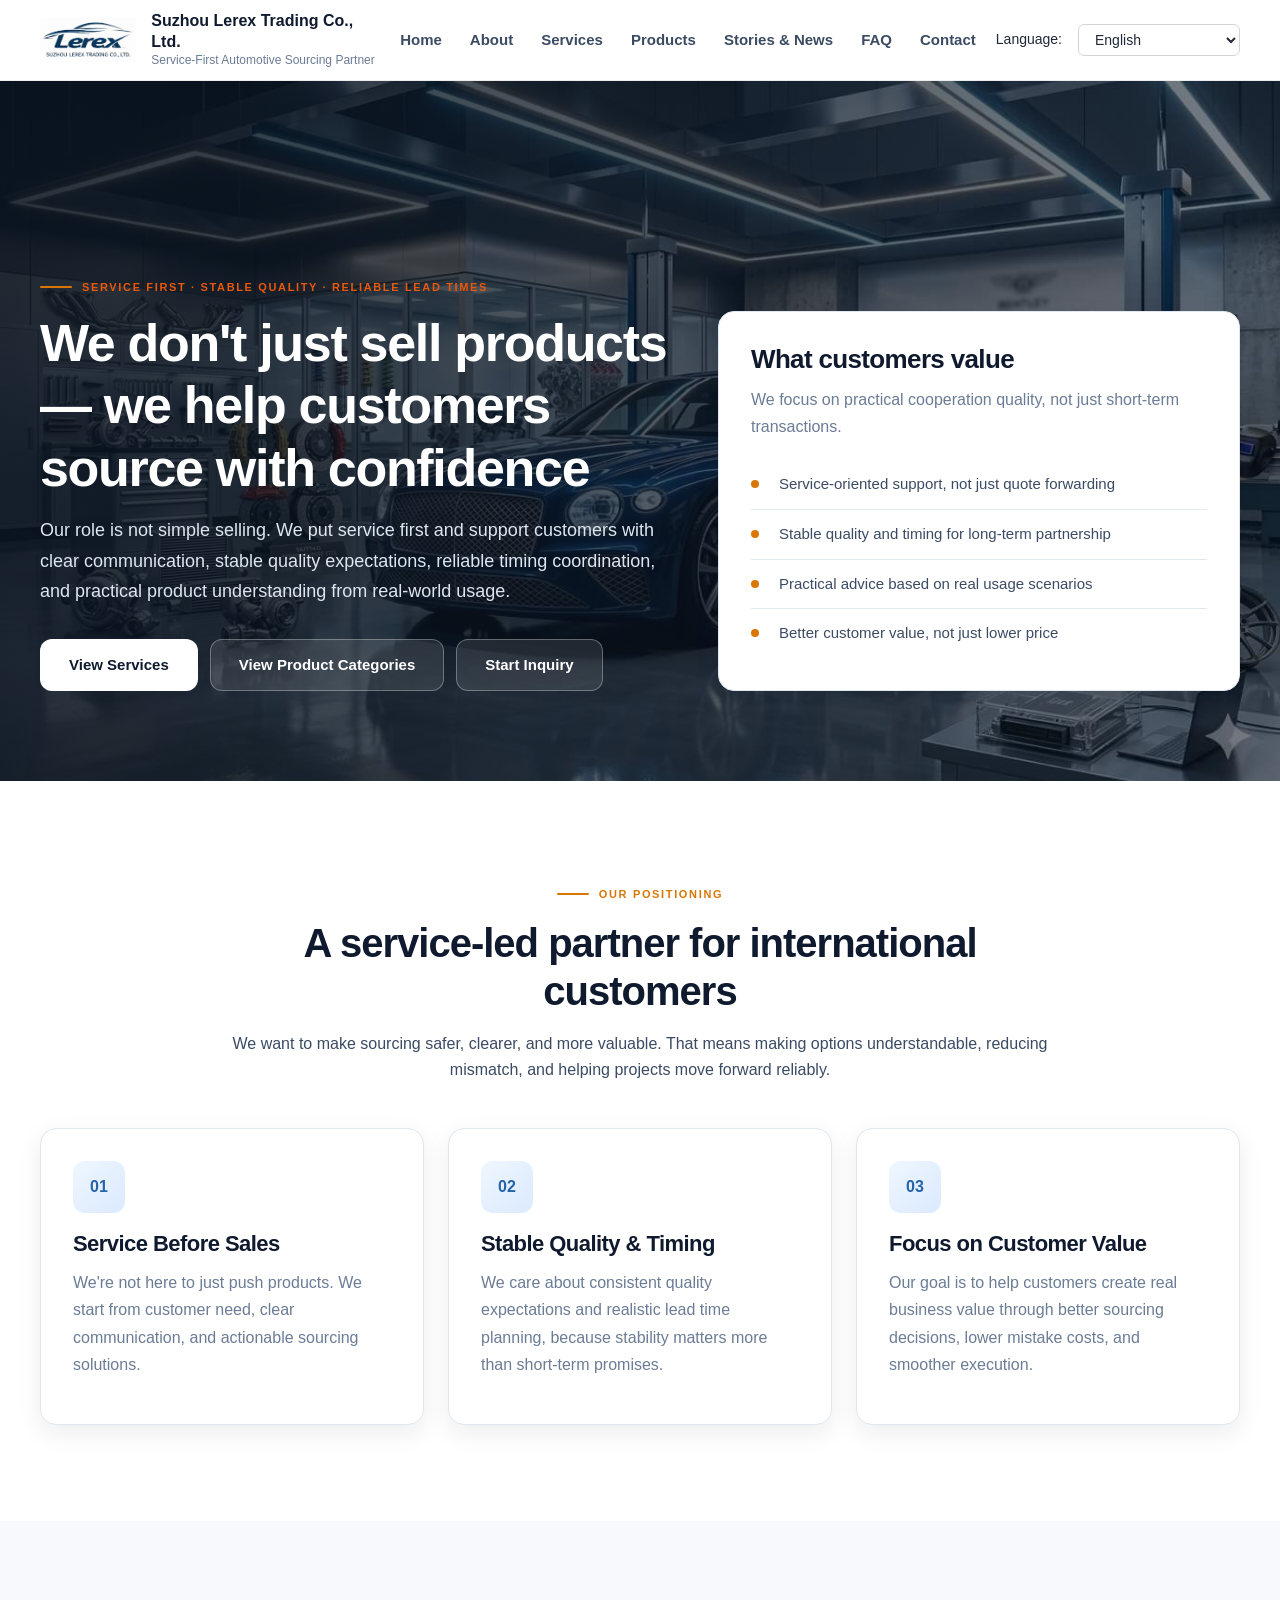
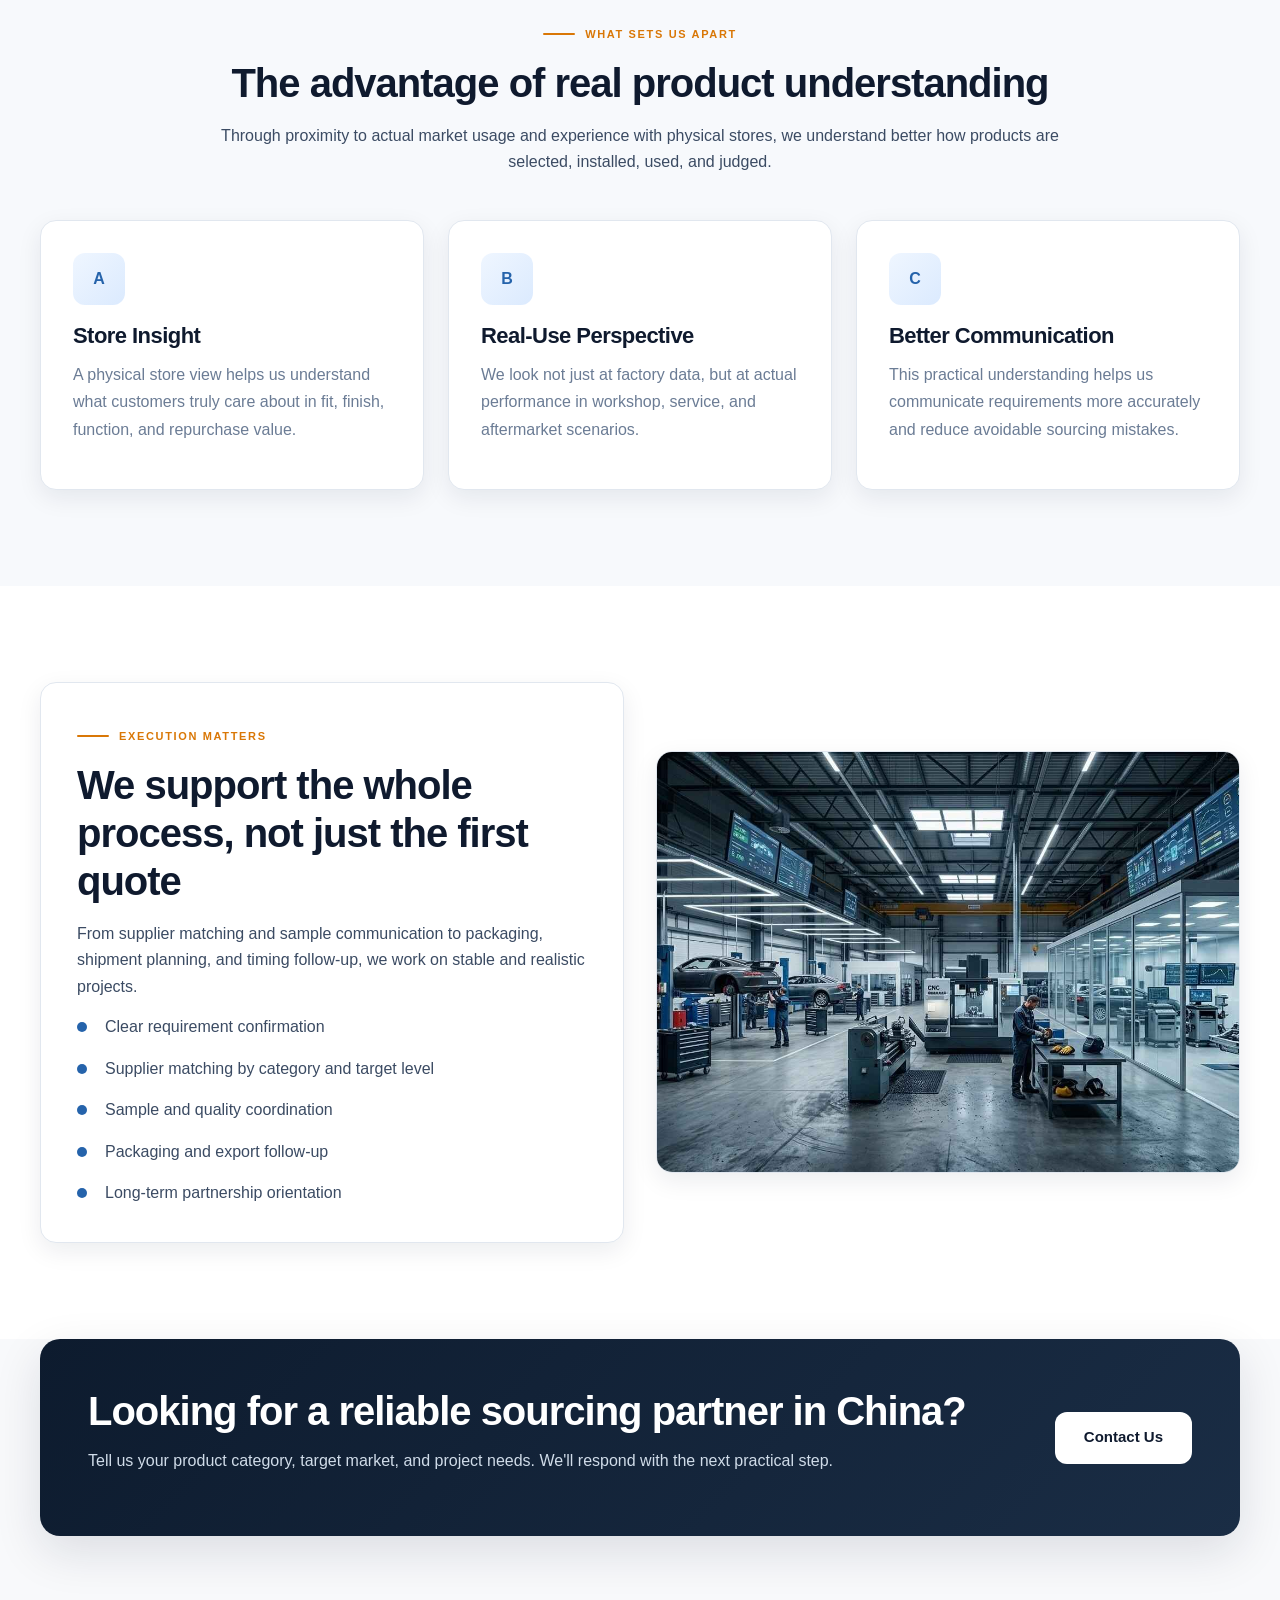
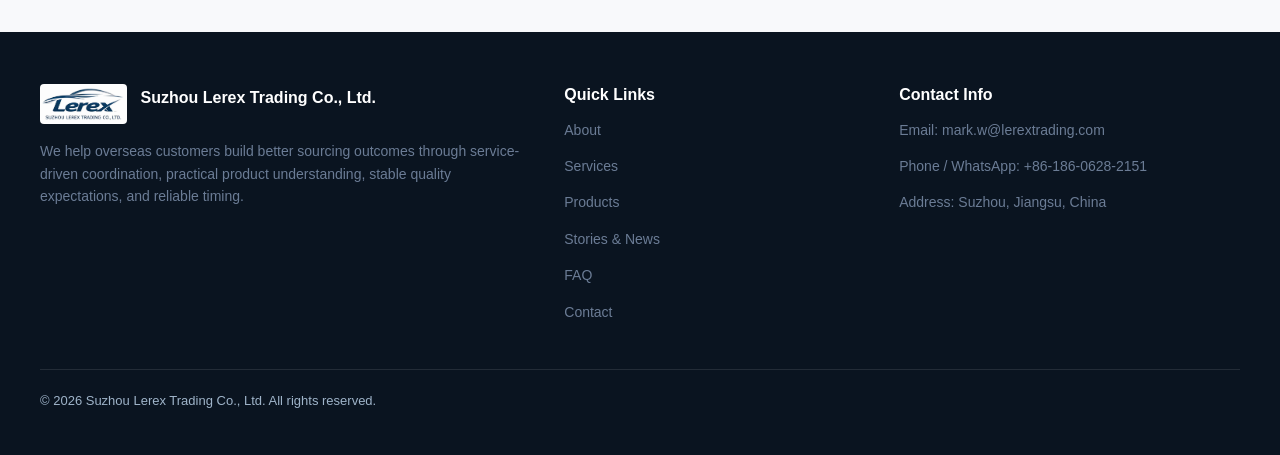
<file: index.html>
<!DOCTYPE html>
<html lang="en">
<head>
  <meta charset="UTF-8" />
  <meta name="viewport" content="width=device-width, initial-scale=1.0" />

  <title>Suzhou Lerex Trading Co., Ltd. - Professional Automotive Sourcing Partner</title>
  <meta name="description" content="Suzhou Lerex Trading provides service-first automotive sourcing solutions with practical product knowledge, stable quality coordination, and reliable delivery support." />
  <meta name="keywords" content="automotive sourcing China, car parts supplier, brake disc supplier, alloy wheel sourcing, VIP seat sourcing, China auto parts trading" />
  <meta name="author" content="Suzhou Lerex Trading Co., Ltd." />
  <meta name="robots" content="index, follow" />

  <meta property="og:title" content="Suzhou Lerex Trading Co., Ltd. - Professional Automotive Sourcing Partner" />
  <meta property="og:description" content="We help international customers source automotive products with service-led coordination, practical understanding, and stable execution." />
  <meta property="og:type" content="website" />
  <meta property="og:url" content="https://www.lerextrading.com/" />
  <meta property="og:image" content="https://www.lerextrading.com/images/hero-auto.jpg" />

  <link rel="canonical" href="https://www.lerextrading.com/" />
  <link rel="icon" href="favicon.ico" />
  <link rel="stylesheet" href="style.css" />
</head>
<body>
  <header class="site-header">
    <div class="container header-inner">
      <a href="index.html" class="brand" aria-label="Suzhou Lerex Trading Co., Ltd. Home">
        <img src="images/company_logo.jpg" alt="Lerex Trading Logo" class="brand-logo" />
        <div>
          <div class="brand-name">Suzhou Lerex Trading Co., Ltd.</div>
          <div class="brand-sub" data-i18n="brand_sub">Service-First Automotive Sourcing Partner</div>
        </div>
      </a>

      <button class="menu-toggle" aria-label="Toggle menu">☰</button>

      <!-- 统一导航类名为 site-nav，与其它页面一致 -->
      <nav class="site-nav" aria-label="Main navigation">
        <a href="index.html" data-i18n="nav_home">Home</a>
        <a href="about.html" data-i18n="nav_about">About</a>
        <a href="services.html" data-i18n="nav_services">Services</a>
        <a href="products.html" data-i18n="nav_products">Products</a>
        <a href="stories.html" data-i18n="nav_stories">Stories & News</a>
        <a href="faq.html" data-i18n="nav_faq">FAQ</a>
        <a href="contact.html" data-i18n="nav_contact">Contact</a>
      </nav>

      <div class="lang-switcher" aria-label="Language switcher">
        <label for="language-select" style="margin-right: 8px; font-weight: 500;">Language:</label>
        <select id="language-select" class="lang-select">
          <option value="en">English</option>
          <option value="ar">العربية (Arabic)</option>
          <option value="ja">日本語 (Japanese)</option>
          <option value="de">Deutsch (German)</option>
          <option value="ru">Русский (Russian)</option>
        </select>
      </div>
    </div>
  </header>

  <main>
    <section class="hero hero-home">
      <div class="container hero-inner">
        <div class="hero-copy">
          <div class="badge" data-i18n="home_badge">Service First · Stable Quality · Reliable Lead Times</div>
          <h1 data-i18n="home_title">We don't just sell products — we help customers source with confidence</h1>
          <p class="hero-lead" data-i18n="home_desc">
            Our role is not simple selling. We put service first and support customers with clear communication, stable quality expectations, reliable timing coordination, and practical product understanding from real-world usage.
          </p>
          <div class="hero-actions">
            <a href="services.html" class="btn btn-primary" data-i18n="btn_services">View Services</a>
            <a href="products.html" class="btn btn-secondary" data-i18n="btn_products">View Product Categories</a>
            <a href="contact.html" class="btn btn-secondary" data-i18n="btn_contact">Start Inquiry</a>
          </div>
        </div>

        <div class="hero-card">
          <h3 data-i18n="home_panel_title">What customers value</h3>
          <p data-i18n="home_panel_desc">We focus on practical cooperation quality, not just short-term transactions.</p>
          <ul class="feature-list">
            <li data-i18n="home_panel_1">Service-oriented support, not just quote forwarding</li>
            <li data-i18n="home_panel_2">Stable quality and timing for long-term partnership</li>
            <li data-i18n="home_panel_3">Practical advice based on real usage scenarios</li>
            <li data-i18n="home_panel_4">Better customer value, not just lower price</li>
          </ul>
        </div>
      </div>
    </section>

    <section class="section section-white">
      <div class="container">
        <div class="section-head text-center">
          <div class="badge" data-i18n="sec1_badge">Our Positioning</div>
          <h2 data-i18n="sec1_title">A service-led partner for international customers</h2>
          <p data-i18n="sec1_desc">
            We want to make sourcing safer, clearer, and more valuable. That means making options understandable, reducing mismatch, and helping projects move forward reliably.
          </p>
        </div>

        <div class="grid-3">
          <div class="card">
            <div class="card-icon">01</div>
            <h3 data-i18n="sec1_card1_title">Service Before Sales</h3>
            <p data-i18n="sec1_card1_desc">
              We're not here to just push products. We start from customer need, clear communication, and actionable sourcing solutions.
            </p>
          </div>

          <div class="card">
            <div class="card-icon">02</div>
            <h3 data-i18n="sec1_card2_title">Stable Quality & Timing</h3>
            <p data-i18n="sec1_card2_desc">
              We care about consistent quality expectations and realistic lead time planning, because stability matters more than short-term promises.
            </p>
          </div>

          <div class="card">
            <div class="card-icon">03</div>
            <h3 data-i18n="sec1_card3_title">Focus on Customer Value</h3>
            <p data-i18n="sec1_card3_desc">
              Our goal is to help customers create real business value through better sourcing decisions, lower mistake costs, and smoother execution.
            </p>
          </div>
        </div>
      </div>
    </section>

    <section class="section section-soft">
      <div class="container">
        <div class="section-head text-center">
          <div class="badge" data-i18n="sec2_badge">What Sets Us Apart</div>
          <h2 data-i18n="sec2_title">The advantage of real product understanding</h2>
          <p data-i18n="sec2_desc">
            Through proximity to actual market usage and experience with physical stores, we understand better how products are selected, installed, used, and judged.
          </p>
        </div>

        <div class="grid-3">
          <div class="card">
            <div class="card-icon">A</div>
            <h3 data-i18n="sec2_card1_title">Store Insight</h3>
            <p data-i18n="sec2_card1_desc">
              A physical store view helps us understand what customers truly care about in fit, finish, function, and repurchase value.
            </p>
          </div>

          <div class="card">
            <div class="card-icon">B</div>
            <h3 data-i18n="sec2_card2_title">Real-Use Perspective</h3>
            <p data-i18n="sec2_card2_desc">
              We look not just at factory data, but at actual performance in workshop, service, and aftermarket scenarios.
            </p>
          </div>

          <div class="card">
            <div class="card-icon">C</div>
            <h3 data-i18n="sec2_card3_title">Better Communication</h3>
            <p data-i18n="sec2_card3_desc">
              This practical understanding helps us communicate requirements more accurately and reduce avoidable sourcing mistakes.
            </p>
          </div>
        </div>
      </div>
    </section>

    <section class="section section-white">
      <div class="container split">
        <div class="panel">
          <div class="badge" data-i18n="home_split_badge">Execution Matters</div>
          <h2 data-i18n="home_split_title">We support the whole process, not just the first quote</h2>
          <p data-i18n="home_split_desc">
            From supplier matching and sample communication to packaging, shipment planning, and timing follow-up, we work on stable and realistic projects.
          </p>
          <ul class="check-list">
            <li data-i18n="home_li_1">Clear requirement confirmation</li>
            <li data-i18n="home_li_2">Supplier matching by category and target level</li>
            <li data-i18n="home_li_3">Sample and quality coordination</li>
            <li data-i18n="home_li_4">Packaging and export follow-up</li>
            <li data-i18n="home_li_5">Long-term partnership orientation</li>
          </ul>
        </div>

        <div class="image-panel">
          <img src="images/about-workshop.jpg" alt="Automotive workshop and quality control" />
        </div>
      </div>
    </section>

    <section class="banner">
      <div class="container">
        <div class="banner-box">
          <div class="banner-row">
            <div>
              <h2 data-i18n="home_banner_title">Looking for a reliable sourcing partner in China?</h2>
              <p data-i18n="home_banner_desc">
                Tell us your product category, target market, and project needs. We'll respond with the next practical step.
              </p>
            </div>
            <a href="contact.html" class="btn btn-primary" data-i18n="home_banner_btn">Contact Us</a>
          </div>
        </div>
      </div>
    </section>
  </main>

  <!-- 统一 footer 结构，与其他页面一致 -->
  <footer class="site-footer">
    <div class="container">
      <div class="footer-grid">
        <div>
          <div class="footer-brand">
            <img src="images/company_logo.jpg" alt="Lerex Trading Logo" class="footer-logo" />
            <div class="footer-title">Suzhou Lerex Trading Co., Ltd.</div>
          </div>
          <p class="small" data-i18n="footer_desc">
            We help overseas customers build better sourcing outcomes through service-driven coordination, practical product understanding, stable quality expectations, and reliable timing.
          </p>
        </div>

        <div>
          <div class="footer-title" data-i18n="footer_quick">Quick Links</div>
          <p class="small"><a href="about.html" data-i18n="nav_about">About</a></p>
          <p class="small"><a href="services.html" data-i18n="nav_services">Services</a></p>
          <p class="small"><a href="products.html" data-i18n="nav_products">Products</a></p>
          <p class="small"><a href="stories.html" data-i18n="nav_stories">Stories & News</a></p>
          <p class="small"><a href="faq.html" data-i18n="nav_faq">FAQ</a></p>
          <p class="small"><a href="contact.html" data-i18n="nav_contact">Contact</a></p>
        </div>

        <div>
          <div class="footer-title" data-i18n="footer_contact">Contact Info</div>
          <p class="small"><span data-i18n="footer_email_label">Email</span>: <a href="mailto:mark.w@lerextrading.com">mark.w@lerextrading.com</a></p>
          <p class="small"><span data-i18n="footer_phone_label">Phone / WhatsApp</span>: <a href="tel:+8618606282151">+86-186-0628-2151</a></p>
          <p class="small"><span data-i18n="footer_addr_label">Address</span>: Suzhou, Jiangsu, China</p>
        </div>
      </div>

      <div class="copy" data-i18n="footer_copy">© 2026 Suzhou Lerex Trading Co., Ltd. All rights reserved.</div>
    </div>
  </footer>

  <script src="script.js"></script>
</body>
</html>
</file>
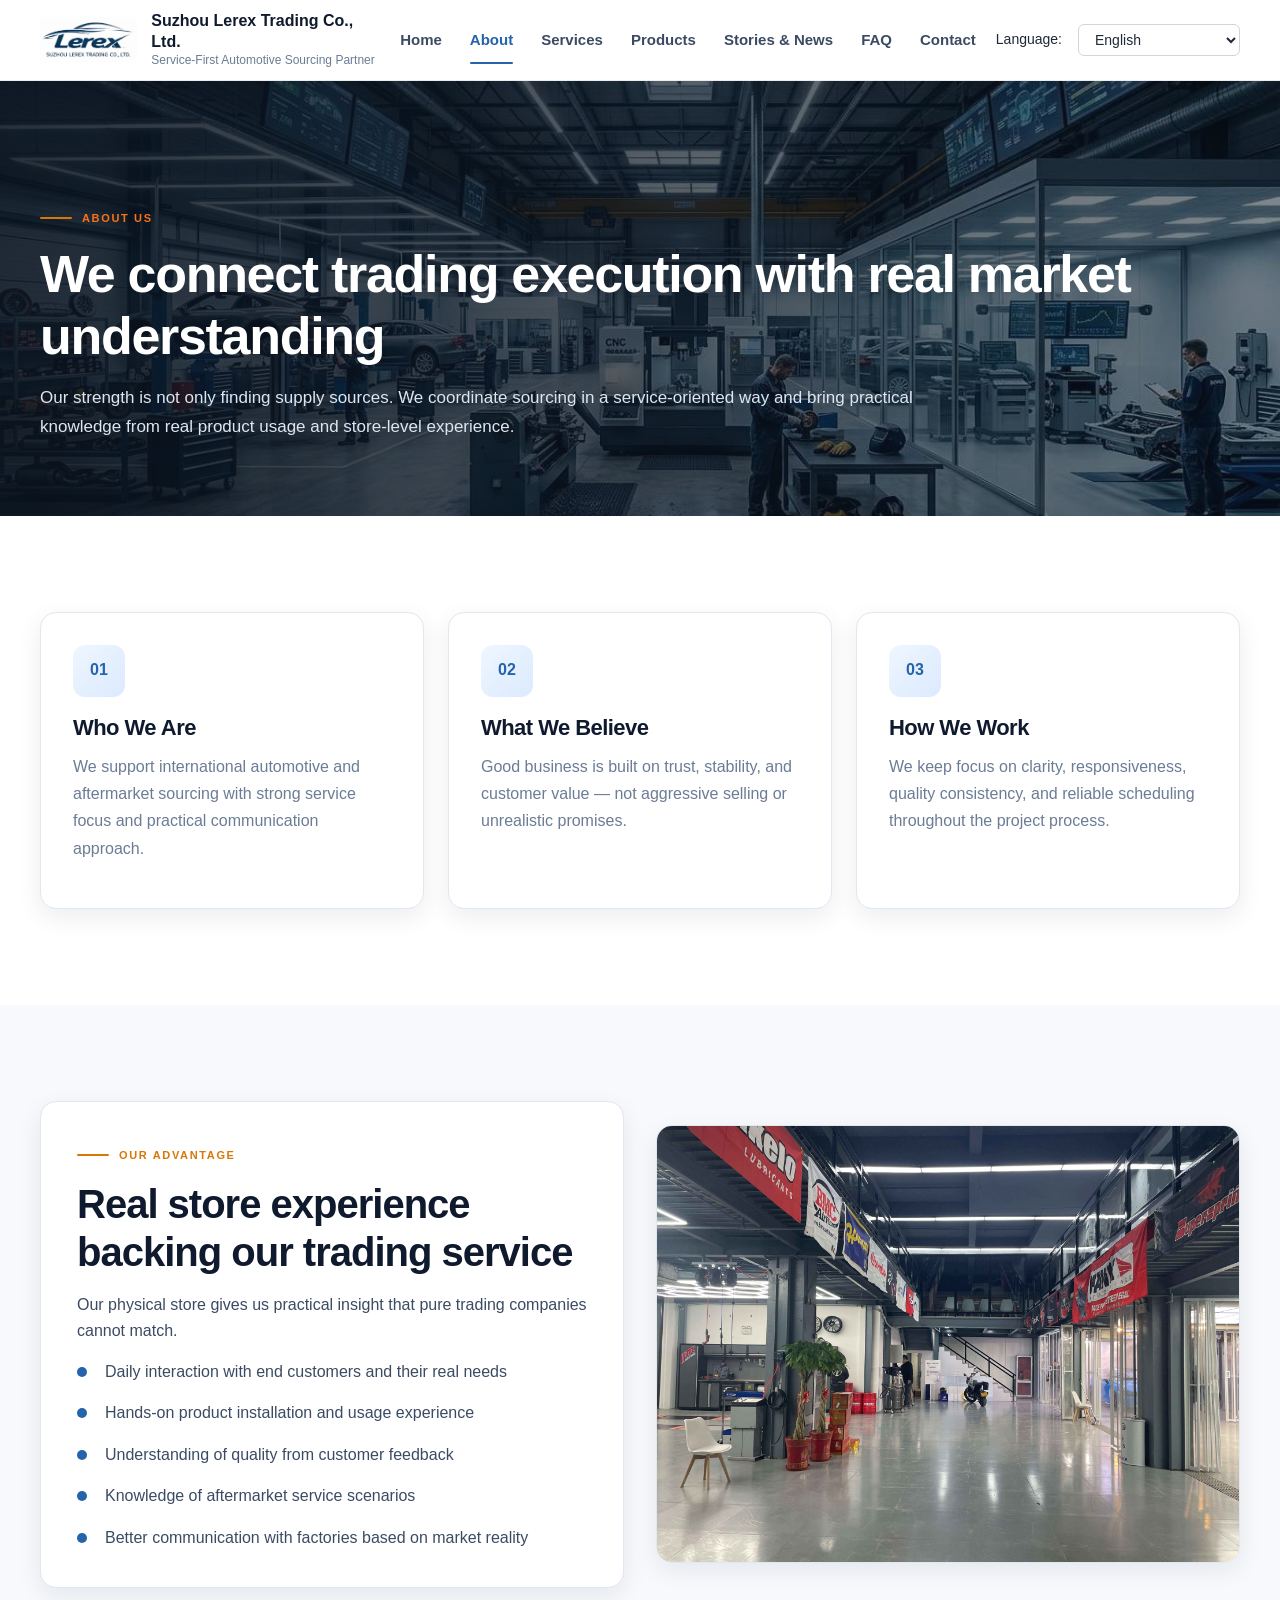
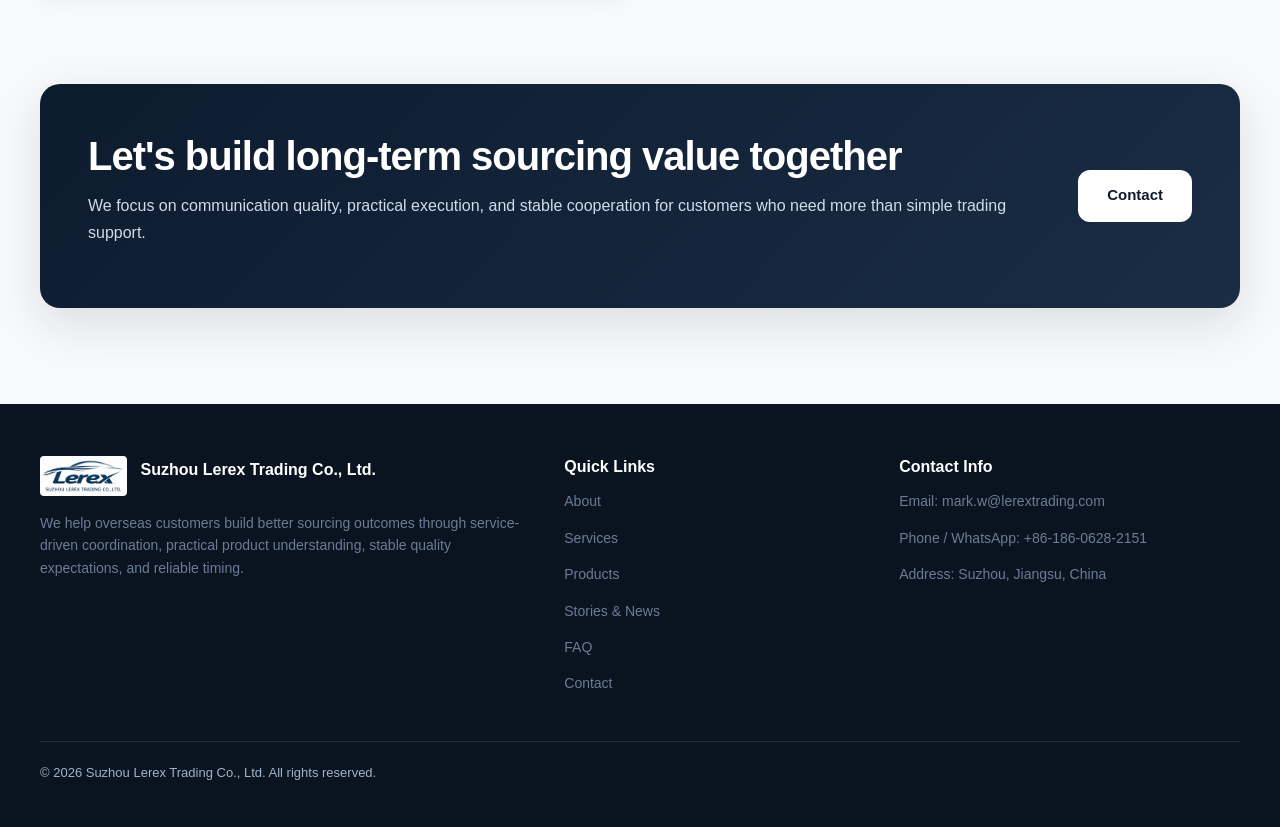
<file: about.html>
<!DOCTYPE html>
<html lang="en">
<head>
  <meta charset="UTF-8" />
  <meta name="viewport" content="width=device-width, initial-scale=1.0" />

  <title>About Us - Suzhou Lerex Trading Co., Ltd.</title>
  <meta name="description" content="Learn about Suzhou Lerex Trading's service-first approach, practical product understanding, and commitment to stable sourcing partnerships." />
  <meta name="keywords" content="about Lerex Trading, China automotive sourcing company, service-oriented supplier, auto parts trading partner" />
  <meta name="author" content="Suzhou Lerex Trading Co., Ltd." />
  <meta name="robots" content="index, follow" />

  <meta property="og:title" content="About Us - Suzhou Lerex Trading Co., Ltd." />
  <meta property="og:description" content="We connect trading execution with real market understanding to help international customers source better." />
  <meta property="og:type" content="website" />
  <meta property="og:url" content="https://www.lerextrading.com/about.html" />
  <meta property="og:image" content="https://www.lerextrading.com/images/about-workshop.jpg" />

  <link rel="canonical" href="https://www.lerextrading.com/about.html" />
  <link rel="icon" href="favicon.ico" />
  <link rel="stylesheet" href="style.css" />
</head>
<body>
  <header class="site-header">
    <div class="container header-inner">
      <a href="index.html" class="brand" aria-label="Suzhou Lerex Trading Co., Ltd. Home">
        <img src="images/company_logo.jpg" alt="Lerex Trading Logo" class="brand-logo" />
        <div>
          <div class="brand-name">Suzhou Lerex Trading Co., Ltd.</div>
          <div class="brand-sub" data-i18n="brand_sub">Service-First Automotive Sourcing Partner</div>
        </div>
      </a>

      <button class="menu-toggle" aria-label="Toggle menu">☰</button>

      <nav class="site-nav" aria-label="Main navigation">
        <a href="index.html" data-i18n="nav_home">Home</a>
        <a href="about.html" class="active" data-i18n="nav_about">About</a>
        <a href="services.html" data-i18n="nav_services">Services</a>
        <a href="products.html" data-i18n="nav_products">Products</a>
        <a href="stories.html" data-i18n="nav_stories">Stories & News</a>
        <a href="faq.html" data-i18n="nav_faq">FAQ</a>
        <a href="contact.html" data-i18n="nav_contact">Contact</a>
      </nav>

      <div class="lang-switcher" aria-label="Language switcher">
  <label for="language-select" style="margin-right: 8px; font-weight: 500;">Language:</label>
  <select id="language-select" class="lang-select">
    <option value="en">English</option>
    <option value="ar">العربية (Arabic)</option>
    <option value="ja">日本語 (Japanese)</option>
    <option value="de">Deutsch (German)</option>
    <option value="ru">Русский (Russian)</option>
  </select>
</div>

    </div>
  </header>

  <main>
    <section class="page-hero hero-about">
      <div class="container page-hero-inner">
        <div>
          <div class="badge" data-i18n="about_badge">About Us</div>
          <h1 data-i18n="about_title">We connect trading execution with real market understanding</h1>
          <p data-i18n="about_desc">
            Our strength is not only finding supply sources. We coordinate sourcing in a service-oriented way and bring practical knowledge from real product usage and store-level experience.
          </p>
        </div>
      </div>
    </section>

    <section class="section section-white">
      <div class="container">
        <div class="grid-3">
          <div class="card">
            <div class="card-icon">01</div>
            <h3 data-i18n="about_card1_title">Who We Are</h3>
            <p data-i18n="about_card1_desc">
              We support international automotive and aftermarket sourcing with strong service focus and practical communication approach.
            </p>
          </div>

          <div class="card">
            <div class="card-icon">02</div>
            <h3 data-i18n="about_card2_title">What We Believe</h3>
            <p data-i18n="about_card2_desc">
              Good business is built on trust, stability, and customer value — not aggressive selling or unrealistic promises.
            </p>
          </div>

          <div class="card">
            <div class="card-icon">03</div>
            <h3 data-i18n="about_card3_title">How We Work</h3>
            <p data-i18n="about_card3_desc">
              We keep focus on clarity, responsiveness, quality consistency, and reliable scheduling throughout the project process.
            </p>
          </div>
        </div>
      </div>
    </section>

    <section class="section section-soft">
      <div class="container split">
        <div class="panel">
  <div class="badge" data-i18n="about_principles_badge">Our Advantage</div>
  <h2 data-i18n="about_sec2_title">Real store experience backing our trading service</h2>
  <p data-i18n="about_sec2_intro">Our physical store gives us practical insight that pure trading companies cannot match.</p>
  <ul class="check-list">
    <li data-i18n="about_li_1">Daily interaction with end customers and their real needs</li>
    <li data-i18n="about_li_2">Hands-on product installation and usage experience</li>
    <li data-i18n="about_li_3">Understanding of quality from customer feedback</li>
    <li data-i18n="about_li_4">Knowledge of aftermarket service scenarios</li>
    <li data-i18n="about_li_5">Better communication with factories based on market reality</li>
  </ul>
</div>


        <div class="image-panel">
  <img src="images/workshop-store.jpg" alt="Our physical store and workshop" />
</div>

      </div>
    </section>

    <section class="banner">
      <div class="container">
        <div class="banner-box">
          <div class="banner-row">
            <div>
              <h2 data-i18n="about_banner_title">Let's build long-term sourcing value together</h2>
              <p data-i18n="about_banner_desc">
                We focus on communication quality, practical execution, and stable cooperation for customers who need more than simple trading support.
              </p>
            </div>
            <a href="contact.html" class="btn btn-primary" data-i18n="nav_contact">Contact</a>
          </div>
        </div>
      </div>
    </section>
  </main>

  <footer class="site-footer">
    <div class="container">
      <div class="footer-grid">
        <div>
          <div class="footer-brand">
            <img src="images/company_logo.jpg" alt="Lerex Trading Logo" class="footer-logo" />
            <div class="footer-title">Suzhou Lerex Trading Co., Ltd.</div>
          </div>
          <p class="small" data-i18n="footer_desc">
            We help overseas customers build better sourcing outcomes through service-driven coordination, practical product understanding, stable quality expectations, and reliable timing.
          </p>
        </div>

        <div>
          <div class="footer-title" data-i18n="footer_quick">Quick Links</div>
          <p class="small"><a href="about.html" data-i18n="nav_about">About</a></p>
          <p class="small"><a href="services.html" data-i18n="nav_services">Services</a></p>
          <p class="small"><a href="products.html" data-i18n="nav_products">Products</a></p>
          <p class="small"><a href="stories.html" data-i18n="nav_stories">Stories & News</a></p>
          <p class="small"><a href="faq.html" data-i18n="nav_faq">FAQ</a></p>
          <p class="small"><a href="contact.html" data-i18n="nav_contact">Contact</a></p>
        </div>

        <div>
          <div class="footer-title" data-i18n="footer_contact">Contact Info</div>
          <p class="small"><span data-i18n="footer_email_label">Email</span>: <a href="mailto:mark.w@lerextrading.com">mark.w@lerextrading.com</a></p>
          <p class="small"><span data-i18n="footer_phone_label">Phone / WhatsApp</span>: <a href="tel:+8618606282151">+86-186-0628-2151</a></p>
          <p class="small"><span data-i18n="footer_addr_label">Address</span>: Suzhou, Jiangsu, China</p>
        </div>
      </div>

      <div class="copy" data-i18n="footer_copy">© 2026 Suzhou Lerex Trading Co., Ltd. All rights reserved.</div>
    </div>
  </footer>

  <script src="script.js"></script>
</body>
</html>
</file>
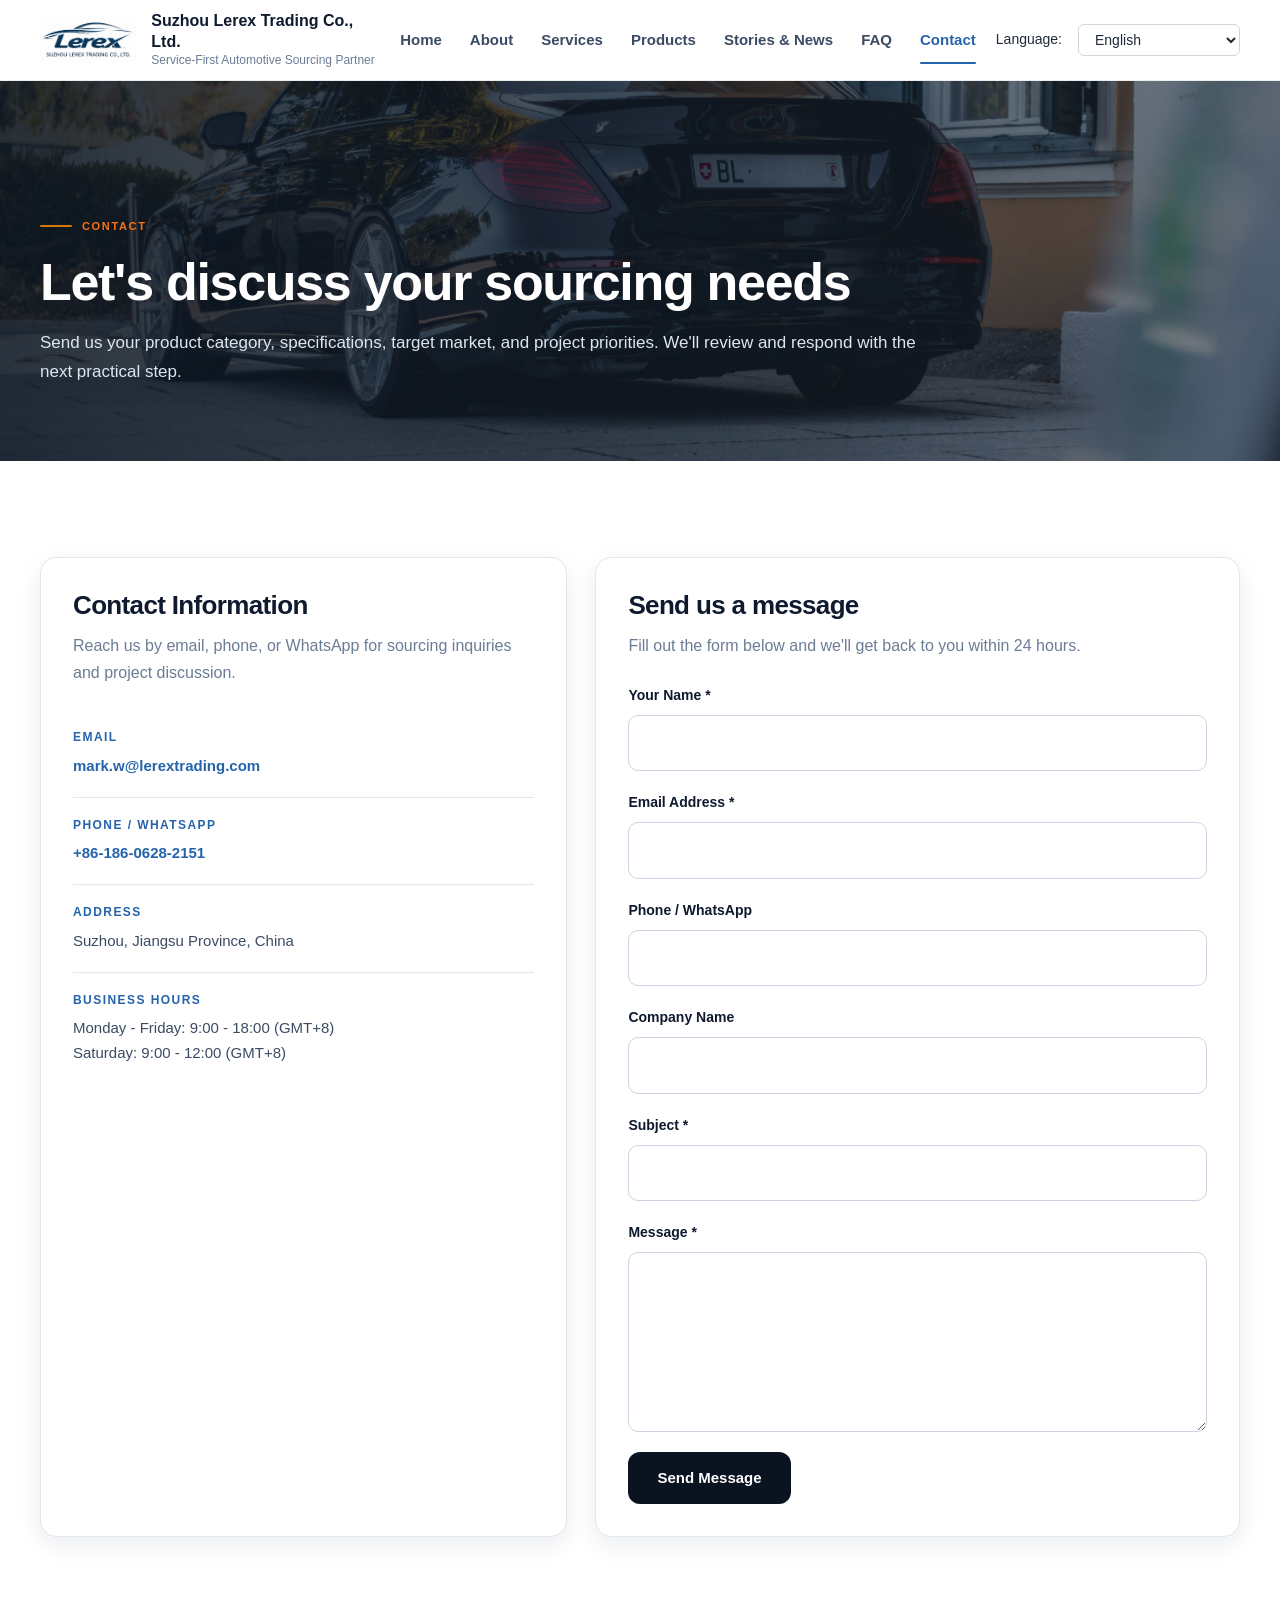
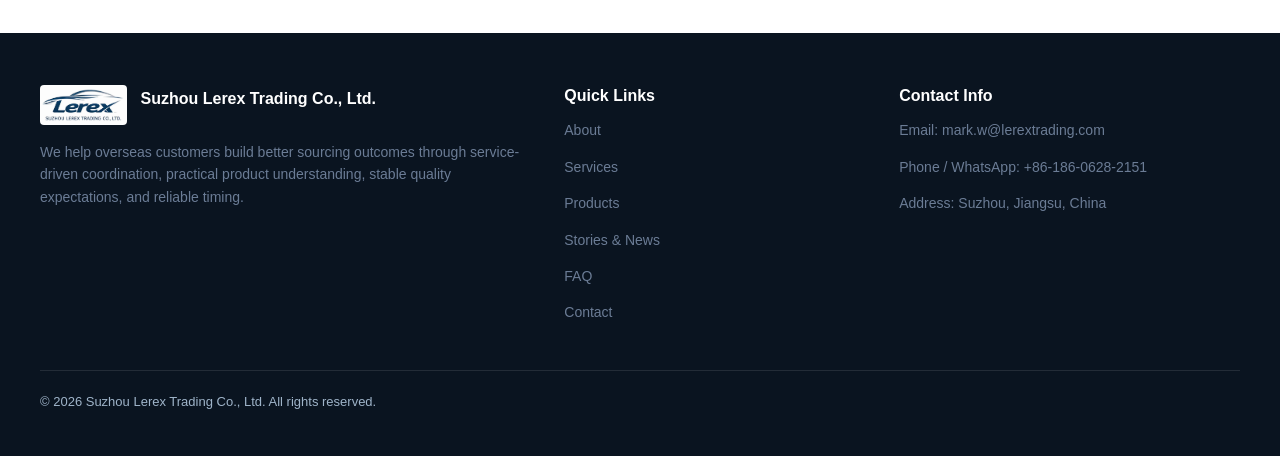
<file: contact.html>
<!DOCTYPE html>
<html lang="en">
<head>
  <meta charset="UTF-8" />
  <meta name="viewport" content="width=device-width, initial-scale=1.0" />

  <title>Contact Us - Suzhou Lerex Trading Co., Ltd.</title>
  <meta name="description" content="Contact Suzhou Lerex Trading Co., Ltd. for automotive sourcing inquiries, quotations, and service support." />
  <meta name="keywords" content="contact Lerex Trading, automotive sourcing inquiry, China supplier contact" />
  <meta name="author" content="Suzhou Lerex Trading Co., Ltd." />
  <meta name="robots" content="index, follow" />

  <meta property="og:title" content="Contact Us - Suzhou Lerex Trading Co., Ltd." />
  <meta property="og:description" content="Get in touch with our team for sourcing support, project discussion, and service inquiries." />
  <meta property="og:type" content="website" />
  <meta property="og:url" content="https://www.lerextrading.com/contact.html" />
  <meta property="og:image" content="https://www.lerextrading.com/images/contact-bg.jpg" />

  <link rel="canonical" href="https://www.lerextrading.com/contact.html" />
  <link rel="icon" href="favicon.ico" />
  <link rel="stylesheet" href="style.css" />
</head>
<body>
  <header class="site-header">
    <div class="container header-inner">
      <a href="index.html" class="brand" aria-label="Suzhou Lerex Trading Co., Ltd. Home">
        <img src="images/company_logo.jpg" alt="Lerex Trading Logo" class="brand-logo" />
        <div>
          <div class="brand-name">Suzhou Lerex Trading Co., Ltd.</div>
          <div class="brand-sub" data-i18n="brand_sub">Service-First Automotive Sourcing Partner</div>
        </div>
      </a>

      <button class="menu-toggle" aria-label="Toggle menu">☰</button>

      <nav class="site-nav" aria-label="Main navigation">
        <a href="index.html" data-i18n="nav_home">Home</a>
        <a href="about.html" data-i18n="nav_about">About</a>
        <a href="services.html" data-i18n="nav_services">Services</a>
        <a href="products.html" data-i18n="nav_products">Products</a>
        <a href="stories.html" data-i18n="nav_stories">Stories & News</a>
        <a href="faq.html" data-i18n="nav_faq">FAQ</a>
        <a href="contact.html" class="active" data-i18n="nav_contact">Contact</a>
      </nav>

      <div class="lang-switcher" aria-label="Language switcher">
  <label for="language-select" style="margin-right: 8px; font-weight: 500;">Language:</label>
  <select id="language-select" class="lang-select">
    <option value="en">English</option>
    <option value="ar">العربية (Arabic)</option>
    <option value="ja">日本語 (Japanese)</option>
    <option value="de">Deutsch (German)</option>
    <option value="ru">Русский (Russian)</option>
  </select>
</div>

    </div>
  </header>

  <main>
    <section class="page-hero hero-contact">
      <div class="container page-hero-inner">
        <div>
          <div class="badge" data-i18n="contact_badge">Contact</div>
          <h1 data-i18n="contact_title">Let's discuss your sourcing needs</h1>
          <p data-i18n="contact_desc">
            Send us your product category, specifications, target market, and project priorities. We'll review and respond with the next practical step.
          </p>
        </div>
      </div>
    </section>

    <section class="section section-white">
      <div class="container">
        <div class="contact-grid">
          <div class="contact-panel">
            <h3 data-i18n="contact_info_title">Contact Information</h3>
            <p data-i18n="contact_info_desc">Reach us by email, phone, or WhatsApp for sourcing inquiries and project discussion.</p>

            <div class="contact-item">
              <div class="contact-label" data-i18n="footer_email_label">Email</div>
              <p><a href="mailto:mark.w@lerextrading.com">mark.w@lerextrading.com</a></p>
            </div>

            <div class="contact-item">
              <div class="contact-label" data-i18n="footer_phone_label">Phone / WhatsApp</div>
              <p><a href="tel:+8618606282151">+86-186-0628-2151</a></p>
            </div>

            <div class="contact-item">
              <div class="contact-label" data-i18n="footer_addr_label">Address</div>
              <p>Suzhou, Jiangsu Province, China</p>
            </div>

            <div class="contact-item">
              <div class="contact-label" data-i18n="contact_hours_label">Business Hours</div>
              <p data-i18n="contact_hours_value">Monday - Friday: 9:00 - 18:00 (GMT+8)<br>Saturday: 9:00 - 12:00 (GMT+8)</p>
            </div>
          </div>

          <div class="form-panel">
            <h3 data-i18n="contact_form_title">Send us a message</h3>
            <p data-i18n="contact_form_desc">Fill out the form below and we'll get back to you within 24 hours.</p>

            <form action="/api/contact" method="POST">
              <div class="form-group">
                <label for="name" data-i18n="form_name">Your Name *</label>
                <input type="text" id="name" name="name" required />
              </div>

              <div class="form-group">
                <label for="email" data-i18n="form_email">Email Address *</label>
                <input type="email" id="email" name="email" required />
              </div>

              <div class="form-group">
                <label for="phone" data-i18n="form_phone">Phone / WhatsApp</label>
                <input type="tel" id="phone" name="phone" />
              </div>

              <div class="form-group">
                <label for="company" data-i18n="form_company">Company Name</label>
                <input type="text" id="company" name="company" />
              </div>

              <div class="form-group">
                <label for="subject" data-i18n="form_subject">Subject *</label>
                <input type="text" id="subject" name="subject" required />
              </div>

              <div class="form-group">
                <label for="message" data-i18n="form_message">Message *</label>
                <textarea id="message" name="message" required></textarea>
              </div>

              <button type="submit" class="btn btn-dark" data-i18n="form_submit">Send Message</button>
            </form>
          </div>
        </div>
      </div>
    </section>
  </main>

  <footer class="site-footer">
    <div class="container">
      <div class="footer-grid">
        <div>
          <div class="footer-brand">
            <img src="images/company_logo.jpg" alt="Lerex Trading Logo" class="footer-logo" />
            <div class="footer-title">Suzhou Lerex Trading Co., Ltd.</div>
          </div>
          <p class="small" data-i18n="footer_desc">
            We help overseas customers build better sourcing outcomes through service-driven coordination, practical product understanding, stable quality expectations, and reliable timing.
          </p>
        </div>

        <div>
          <div class="footer-title" data-i18n="footer_quick">Quick Links</div>
          <p class="small"><a href="about.html" data-i18n="nav_about">About</a></p>
          <p class="small"><a href="services.html" data-i18n="nav_services">Services</a></p>
          <p class="small"><a href="products.html" data-i18n="nav_products">Products</a></p>
          <p class="small"><a href="stories.html" data-i18n="nav_stories">Stories & News</a></p>
          <p class="small"><a href="faq.html" data-i18n="nav_faq">FAQ</a></p>
          <p class="small"><a href="contact.html" data-i18n="nav_contact">Contact</a></p>
        </div>

        <div>
          <div class="footer-title" data-i18n="footer_contact">Contact Info</div>
          <p class="small"><span data-i18n="footer_email_label">Email</span>: <a href="mailto:mark.w@lerextrading.com">mark.w@lerextrading.com</a></p>
          <p class="small"><span data-i18n="footer_phone_label">Phone / WhatsApp</span>: <a href="tel:+8618606282151">+86-186-0628-2151</a></p>
          <p class="small"><span data-i18n="footer_addr_label">Address</span>: Suzhou, Jiangsu, China</p>
        </div>
      </div>

      <div class="copy" data-i18n="footer_copy">© 2026 Suzhou Lerex Trading Co., Ltd. All rights reserved.</div>
    </div>
  </footer>

  <script src="script.js"></script>
</body>
</html>
</file>
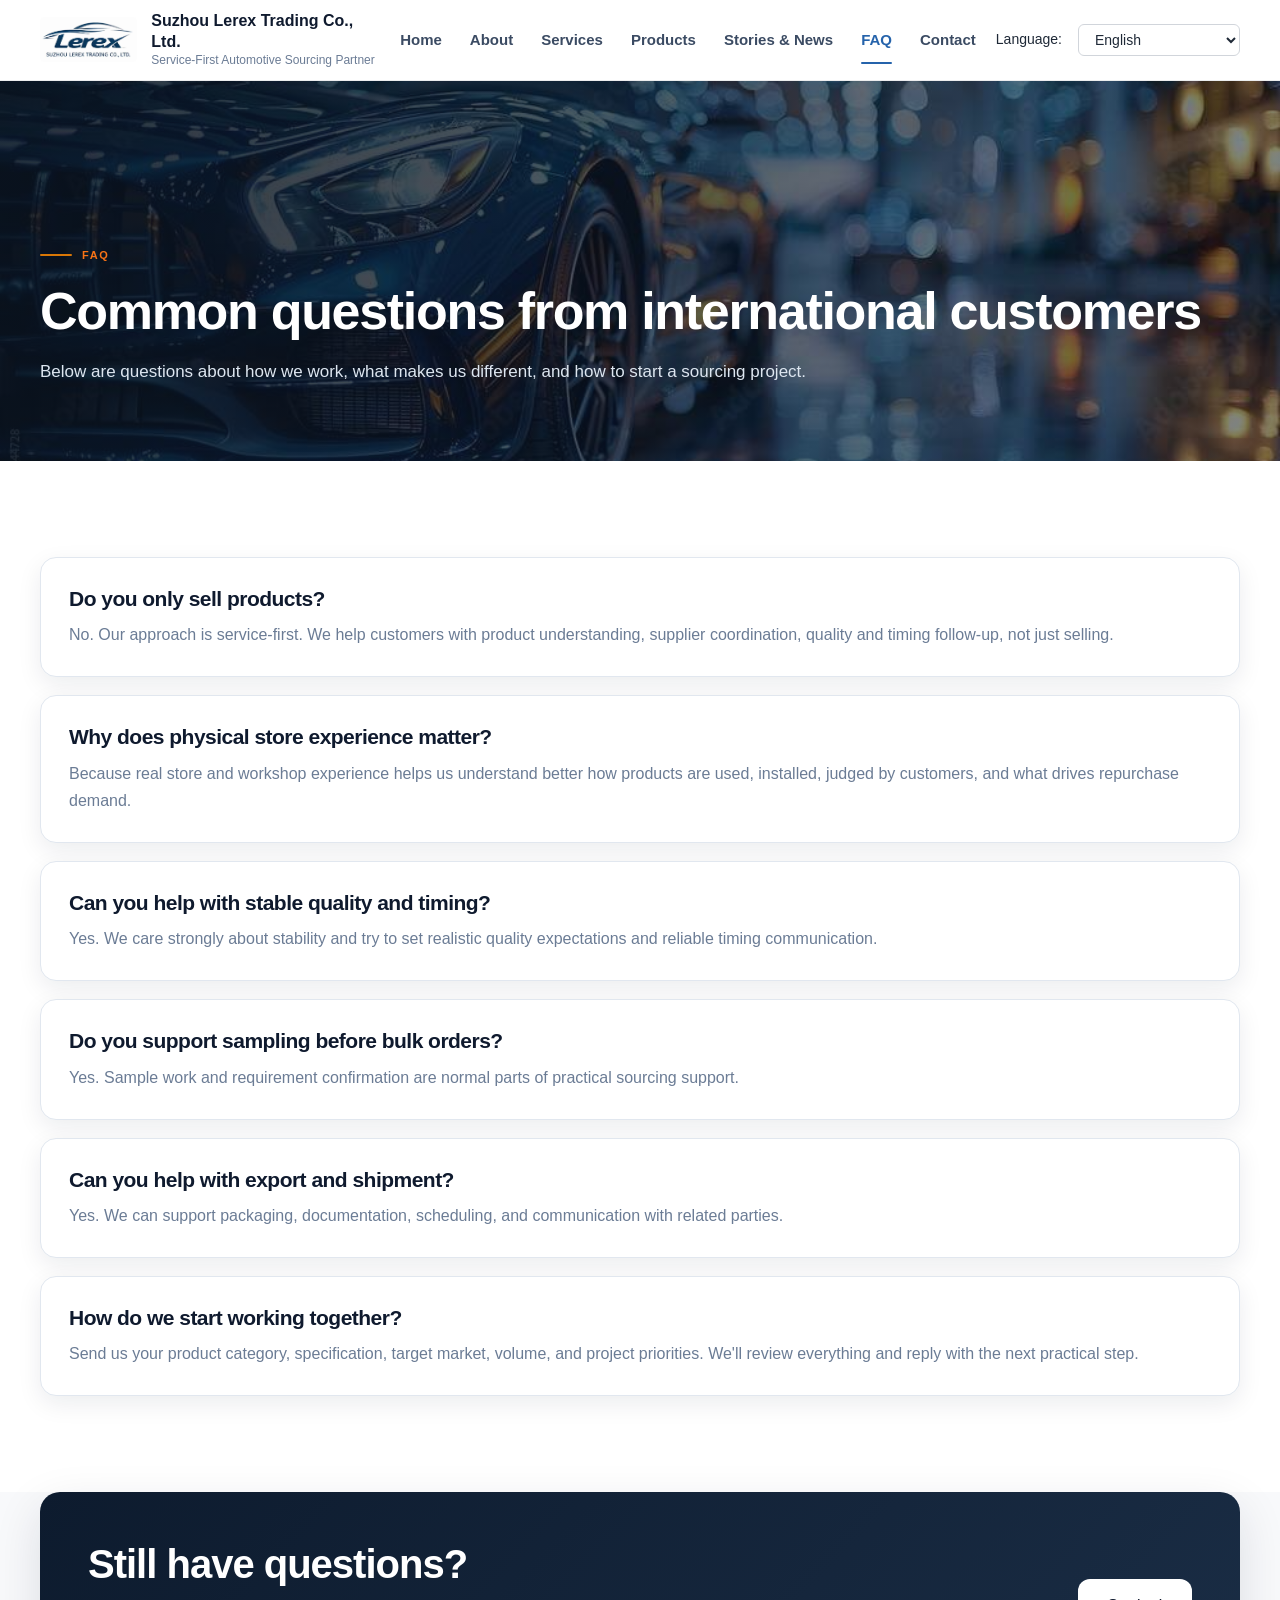
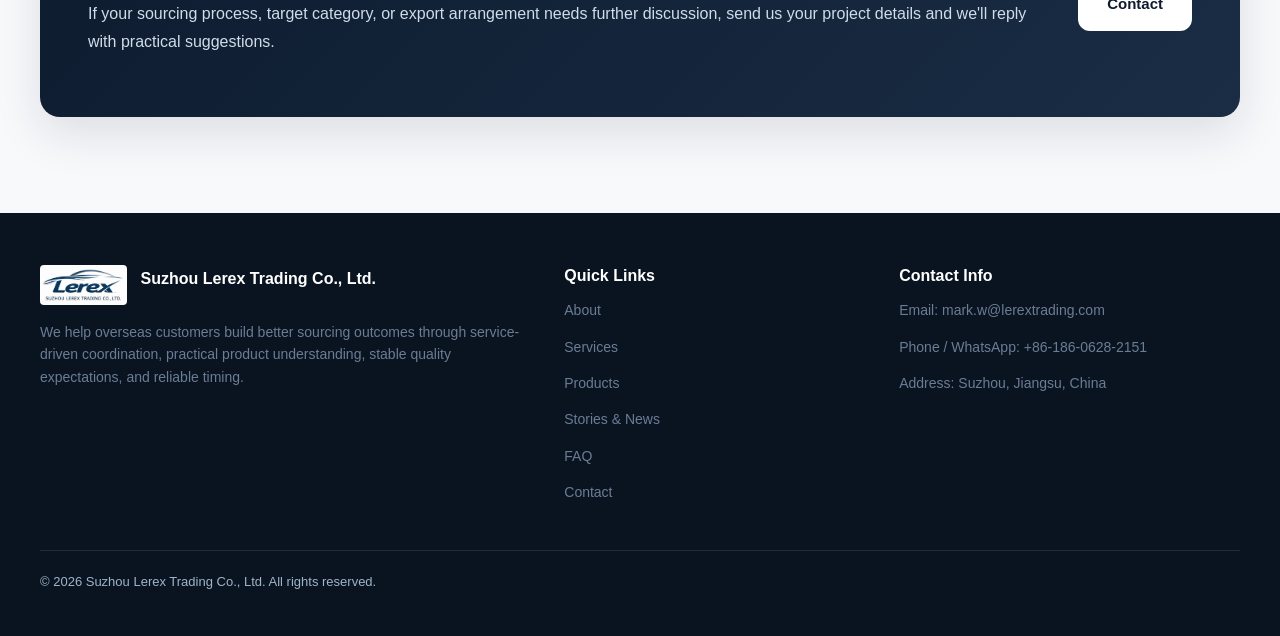
<file: faq.html>
<!DOCTYPE html>
<html lang="en">
<head>
  <meta charset="UTF-8" />
  <meta name="viewport" content="width=device-width, initial-scale=1.0" />

  <title>FAQ - Suzhou Lerex Trading Co., Ltd.</title>
  <meta name="description" content="Frequently asked questions about sourcing automotive products from China through Suzhou Lerex Trading Co., Ltd." />
  <meta name="keywords" content="automotive sourcing FAQ, China supplier questions, sourcing process, quality coordination" />
  <meta name="author" content="Suzhou Lerex Trading Co., Ltd." />
  <meta name="robots" content="index, follow" />

  <meta property="og:title" content="FAQ - Suzhou Lerex Trading Co., Ltd." />
  <meta property="og:description" content="Common questions from international customers about our service approach, quality coordination, and sourcing process." />
  <meta property="og:type" content="website" />
  <meta property="og:url" content="https://www.lerextrading.com/faq.html" />
  <meta property="og:image" content="https://www.lerextrading.com/images/faq-bg.jpg" />

  <link rel="canonical" href="https://www.lerextrading.com/faq.html" />
  <link rel="icon" href="favicon.ico" />
  <link rel="stylesheet" href="style.css" />
</head>
<body>
  <header class="site-header">
    <div class="container header-inner">
      <a href="index.html" class="brand" aria-label="Suzhou Lerex Trading Co., Ltd. Home">
        <img src="images/company_logo.jpg" alt="Lerex Trading Logo" class="brand-logo" />
        <div>
          <div class="brand-name">Suzhou Lerex Trading Co., Ltd.</div>
          <div class="brand-sub" data-i18n="brand_sub">Service-First Automotive Sourcing Partner</div>
        </div>
      </a>

      <button class="menu-toggle" aria-label="Toggle menu">☰</button>

      <nav class="site-nav" aria-label="Main navigation">
        <a href="index.html" data-i18n="nav_home">Home</a>
        <a href="about.html" data-i18n="nav_about">About</a>
        <a href="services.html" data-i18n="nav_services">Services</a>
        <a href="products.html" data-i18n="nav_products">Products</a>
        <a href="stories.html" data-i18n="nav_stories">Stories & News</a>
        <a href="faq.html" class="active" data-i18n="nav_faq">FAQ</a>
        <a href="contact.html" data-i18n="nav_contact">Contact</a>
      </nav>

      <div class="lang-switcher" aria-label="Language switcher">
  <label for="language-select" style="margin-right: 8px; font-weight: 500;">Language:</label>
  <select id="language-select" class="lang-select">
    <option value="en">English</option>
    <option value="ar">العربية (Arabic)</option>
    <option value="ja">日本語 (Japanese)</option>
    <option value="de">Deutsch (German)</option>
    <option value="ru">Русский (Russian)</option>
  </select>
</div>

    </div>
  </header>

  <main>
    <section class="page-hero hero-faq">
      <div class="container page-hero-inner">
        <div>
          <div class="badge" data-i18n="faq_badge">FAQ</div>
          <h1 data-i18n="faq_title">Common questions from international customers</h1>
          <p data-i18n="faq_desc">
            Below are questions about how we work, what makes us different, and how to start a sourcing project.
          </p>
        </div>
      </div>
    </section>

    <section class="section section-white">
      <div class="container">
        <div class="faq-list">
          <div class="faq-item">
            <h3 data-i18n="faq_q1">Do you only sell products?</h3>
            <p data-i18n="faq_a1">
              No. Our approach is service-first. We help customers with product understanding, supplier coordination, quality and timing follow-up, not just selling.
            </p>
          </div>

          <div class="faq-item">
            <h3 data-i18n="faq_q2">Why does physical store experience matter?</h3>
            <p data-i18n="faq_a2">
              Because real store and workshop experience helps us understand better how products are used, installed, judged by customers, and what drives repurchase demand.
            </p>
          </div>

          <div class="faq-item">
            <h3 data-i18n="faq_q3">Can you help with stable quality and timing?</h3>
            <p data-i18n="faq_a3">
              Yes. We care strongly about stability and try to set realistic quality expectations and reliable timing communication.
            </p>
          </div>

          <div class="faq-item">
            <h3 data-i18n="faq_q4">Do you support sampling before bulk orders?</h3>
            <p data-i18n="faq_a4">
              Yes. Sample work and requirement confirmation are normal parts of practical sourcing support.
            </p>
          </div>

          <div class="faq-item">
            <h3 data-i18n="faq_q5">Can you help with export and shipment?</h3>
            <p data-i18n="faq_a5">
              Yes. We can support packaging, documentation, scheduling, and communication with related parties.
            </p>
          </div>

          <div class="faq-item">
            <h3 data-i18n="faq_q6">How do we start working together?</h3>
            <p data-i18n="faq_a6">
              Send us your product category, specification, target market, volume, and project priorities. We'll review everything and reply with the next practical step.
            </p>
          </div>
        </div>
      </div>
    </section>

    <section class="banner">
      <div class="container">
        <div class="banner-box">
          <div class="banner-row">
            <div>
              <h2 data-i18n="faq_banner_title">Still have questions?</h2>
              <p data-i18n="faq_banner_desc">
                If your sourcing process, target category, or export arrangement needs further discussion, send us your project details and we'll reply with practical suggestions.
              </p>
            </div>
            <a href="contact.html" class="btn btn-primary" data-i18n="nav_contact">Contact</a>
          </div>
        </div>
      </div>
    </section>
  </main>

  <footer class="site-footer">
    <div class="container">
      <div class="footer-grid">
        <div>
          <div class="footer-brand">
            <img src="images/company_logo.jpg" alt="Lerex Trading Logo" class="footer-logo" />
            <div class="footer-title">Suzhou Lerex Trading Co., Ltd.</div>
          </div>
          <p class="small" data-i18n="footer_desc">
            We help overseas customers build better sourcing outcomes through service-driven coordination, practical product understanding, stable quality expectations, and reliable timing.
          </p>
        </div>

        <div>
          <div class="footer-title" data-i18n="footer_quick">Quick Links</div>
          <p class="small"><a href="about.html" data-i18n="nav_about">About</a></p>
          <p class="small"><a href="services.html" data-i18n="nav_services">Services</a></p>
          <p class="small"><a href="products.html" data-i18n="nav_products">Products</a></p>
          <p class="small"><a href="stories.html" data-i18n="nav_stories">Stories & News</a></p>
          <p class="small"><a href="faq.html" data-i18n="nav_faq">FAQ</a></p>
          <p class="small"><a href="contact.html" data-i18n="nav_contact">Contact</a></p>
        </div>

        <div>
          <div class="footer-title" data-i18n="footer_contact">Contact Info</div>
          <p class="small"><span data-i18n="footer_email_label">Email</span>: <a href="mailto:mark.w@lerextrading.com">mark.w@lerextrading.com</a></p>
          <p class="small"><span data-i18n="footer_phone_label">Phone / WhatsApp</span>: <a href="tel:+8618606282151">+86-186-0628-2151</a></p>
          <p class="small"><span data-i18n="footer_addr_label">Address</span>: Suzhou, Jiangsu, China</p>
        </div>
      </div>

      <div class="copy" data-i18n="footer_copy">© 2026 Suzhou Lerex Trading Co., Ltd. All rights reserved.</div>
    </div>
  </footer>

  <script src="script.js"></script>
</body>
</html>
</file>
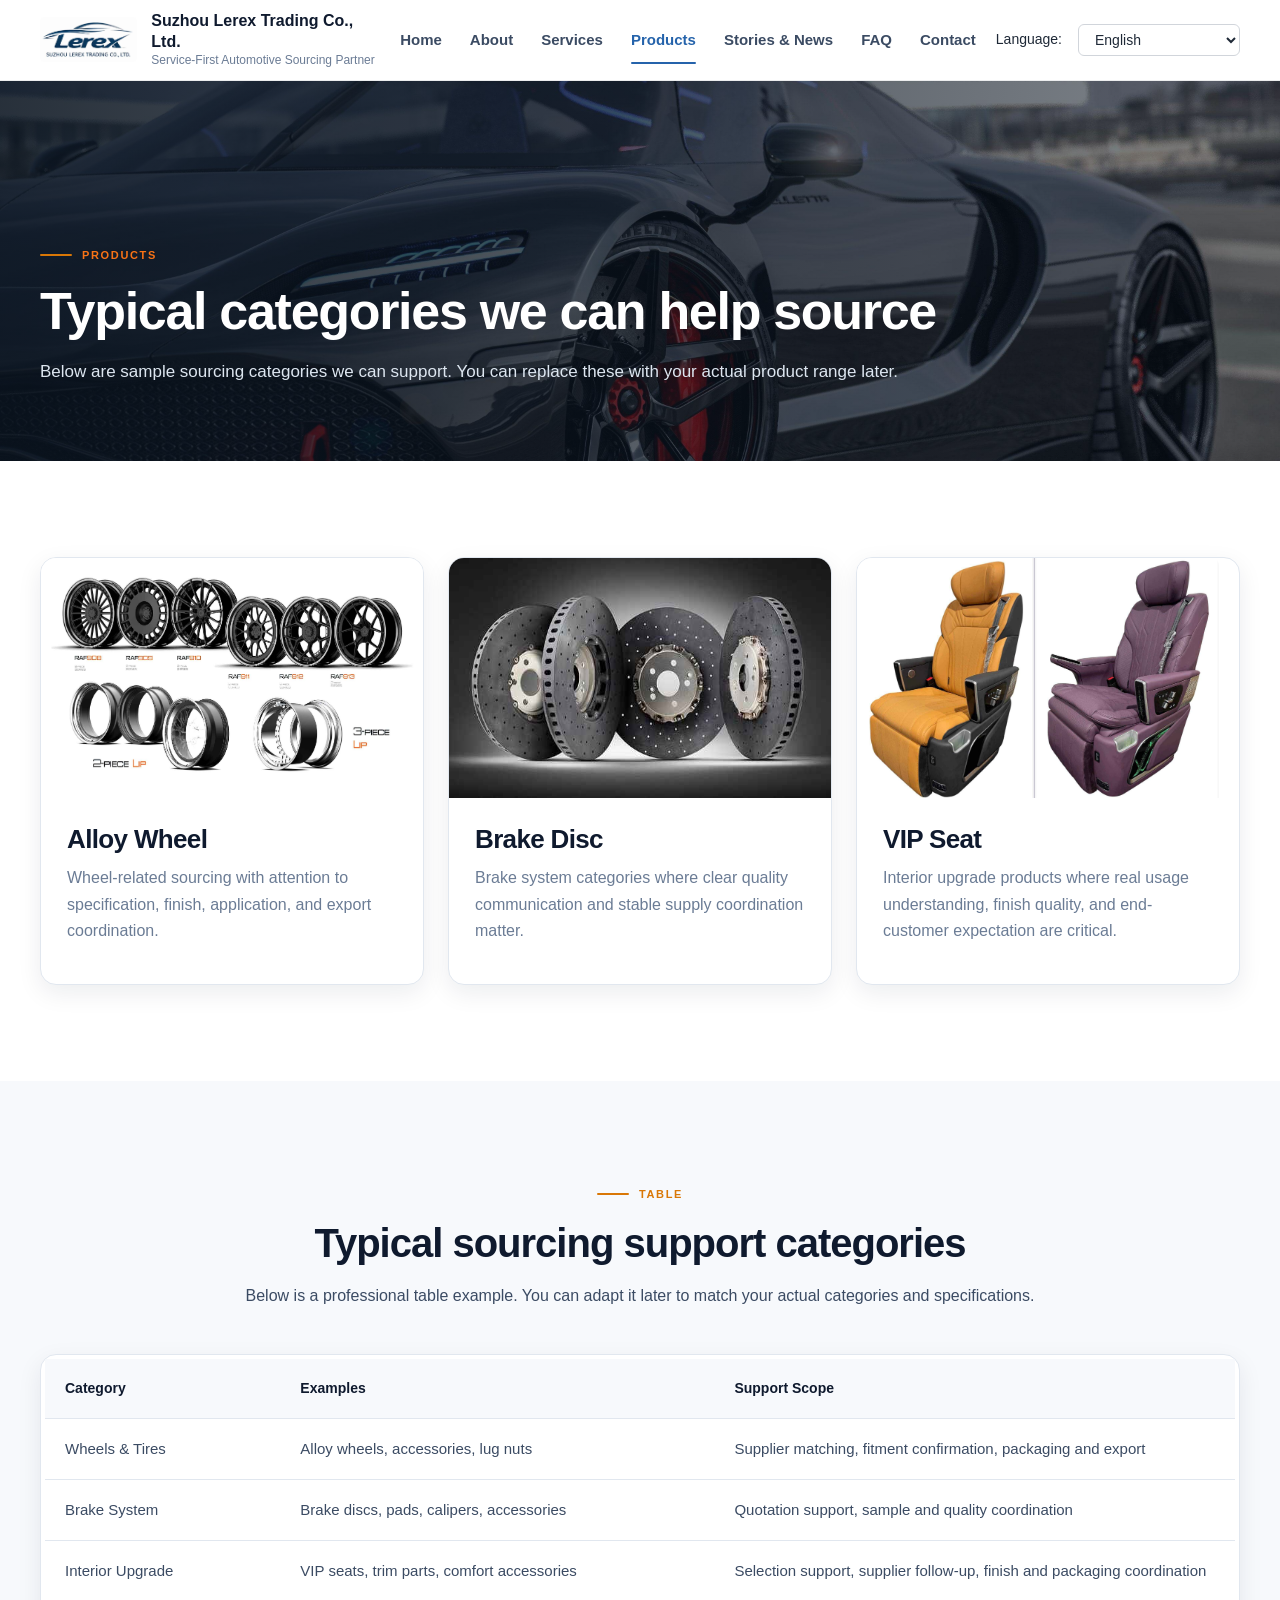
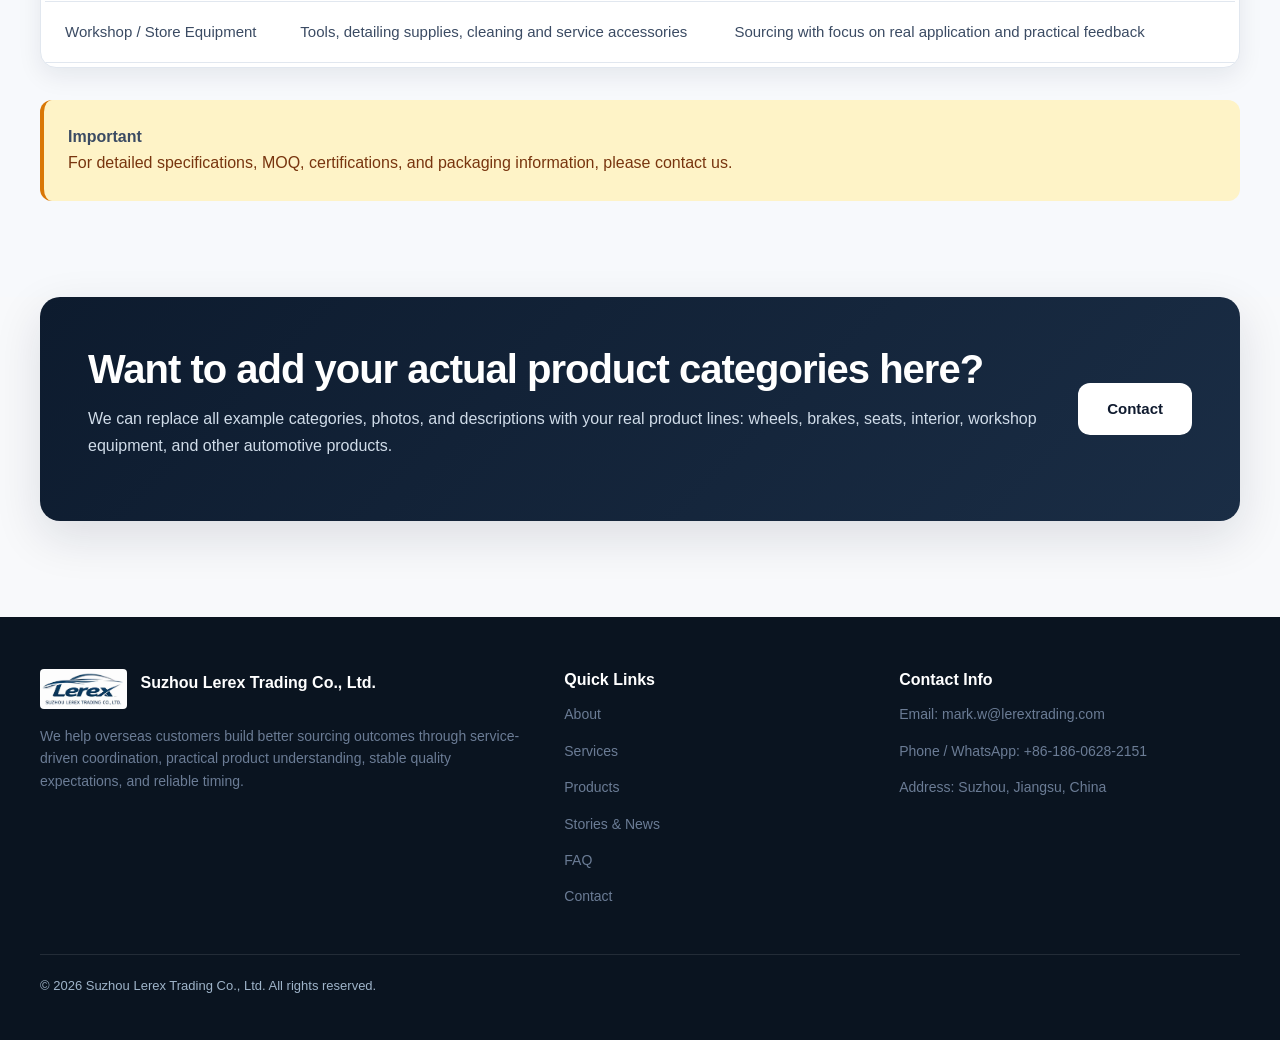
<file: products.html>
<!DOCTYPE html>
<html lang="en">
<head>
  <meta charset="UTF-8" />
  <meta name="viewport" content="width=device-width, initial-scale=1.0" />

  <title>Products - Suzhou Lerex Trading Co., Ltd.</title>
  <meta name="description" content="Explore automotive product categories including alloy wheels, brake systems, VIP seats, and workshop equipment supported by Suzhou Lerex Trading." />
  <meta name="keywords" content="alloy wheels China, brake disc supplier, VIP car seats, automotive interior, workshop tools sourcing" />
  <meta name="author" content="Suzhou Lerex Trading Co., Ltd." />
  <meta name="robots" content="index, follow" />

  <meta property="og:title" content="Products - Suzhou Lerex Trading Co., Ltd." />
  <meta property="og:description" content="Typical sourcing categories we can support with service-oriented coordination and practical understanding." />
  <meta property="og:type" content="website" />
  <meta property="og:url" content="https://www.lerextrading.com/products.html" />
  <meta property="og:image" content="https://www.lerextrading.com/images/products-auto.jpg" />

  <link rel="canonical" href="https://www.lerextrading.com/products.html" />
  <link rel="icon" href="favicon.ico" />
  <link rel="stylesheet" href="style.css" />
</head>
<body>
  <header class="site-header">
    <div class="container header-inner">
      <a href="index.html" class="brand" aria-label="Suzhou Lerex Trading Co., Ltd. Home">
        <img src="images/company_logo.jpg" alt="Lerex Trading Logo" class="brand-logo" />
        <div>
          <div class="brand-name">Suzhou Lerex Trading Co., Ltd.</div>
          <div class="brand-sub" data-i18n="brand_sub">Service-First Automotive Sourcing Partner</div>
        </div>
      </a>

      <button class="menu-toggle" aria-label="Toggle menu">☰</button>

      <nav class="site-nav" aria-label="Main navigation">
        <a href="index.html" data-i18n="nav_home">Home</a>
        <a href="about.html" data-i18n="nav_about">About</a>
        <a href="services.html" data-i18n="nav_services">Services</a>
        <a href="products.html" class="active" data-i18n="nav_products">Products</a>
        <a href="stories.html" data-i18n="nav_stories">Stories & News</a>
        <a href="faq.html" data-i18n="nav_faq">FAQ</a>
        <a href="contact.html" data-i18n="nav_contact">Contact</a>
      </nav>

      <div class="lang-switcher" aria-label="Language switcher">
  <label for="language-select" style="margin-right: 8px; font-weight: 500;">Language:</label>
  <select id="language-select" class="lang-select">
    <option value="en">English</option>
    <option value="ar">العربية (Arabic)</option>
    <option value="ja">日本語 (Japanese)</option>
    <option value="de">Deutsch (German)</option>
    <option value="ru">Русский (Russian)</option>
  </select>
</div>

    </div>
  </header>

  <main>
    <section class="page-hero hero-products">
      <div class="container page-hero-inner">
        <div>
          <div class="badge" data-i18n="products_badge">Products</div>
          <h1 data-i18n="products_title">Typical categories we can help source</h1>
          <p data-i18n="products_desc">
            Below are sample sourcing categories we can support. You can reach out for any automotive aftermarket product.
          </p>
        </div>
      </div>
    </section>

    <section class="section section-white">
      <div class="container">
        <div class="grid-3">
          <div class="product-card">
            <img src="images/products-wheel.jpg" alt="Alloy wheel product category" />
            <div class="product-body">
              <h3 data-i18n="product_img1_title">Alloy Wheel</h3>
              <p data-i18n="product_img1_desc">
                Wheel-related sourcing with attention to specification, finish, application, and export coordination.
              </p>
            </div>
          </div>

          <div class="product-card">
            <img src="images/products-brake.jpg" alt="Brake disc product category" />
            <div class="product-body">
              <h3 data-i18n="product_img2_title">Brake Disc</h3>
              <p data-i18n="product_img2_desc">
                Brake system categories where clear quality communication and stable supply coordination matter.
              </p>
            </div>
          </div>

          <div class="product-card">
            <img src="images/products-seat.jpg" alt="VIP seat product category" />
            <div class="product-body">
              <h3 data-i18n="product_img3_title">VIP Seat</h3>
              <p data-i18n="product_img3_desc">
                Interior upgrade products where real usage understanding, finish quality, and end-customer expectation are critical.
              </p>
            </div>
          </div>
        </div>
      </div>
    </section>

    <section class="section section-soft">
      <div class="container">
        <div class="section-head text-center">
          <div class="badge" data-i18n="products_scope_badge">Table</div>
          <h2 data-i18n="products_scope_title">Typical sourcing support categories</h2>
          <p data-i18n="products_scope_desc">
            Below is a professional table example. You can adapt it later to match your actual categories and specifications.
          </p>
        </div>

        <div class="table-wrap">
          <table class="product-table">
            <thead>
              <tr>
                <th data-i18n="products_th1">Category</th>
                <th data-i18n="products_th2">Examples</th>
                <th data-i18n="products_th3">Support Scope</th>
              </tr>
            </thead>
            <tbody>
              <tr>
                <td data-i18n="products_row1_c1">Wheels & Tires</td>
                <td data-i18n="products_row1_c2">Alloy wheels, accessories, lug nuts</td>
                <td data-i18n="products_row1_c3">Supplier matching, fitment confirmation, packaging and export</td>
              </tr>
              <tr>
                <td data-i18n="products_row2_c1">Brake System</td>
                <td data-i18n="products_row2_c2">Brake discs, pads, calipers, accessories</td>
                <td data-i18n="products_row2_c3">Quotation support, sample and quality coordination</td>
              </tr>
              <tr>
                <td data-i18n="products_row3_c1">Interior Upgrade</td>
                <td data-i18n="products_row3_c2">VIP seats, trim parts, comfort accessories</td>
                <td data-i18n="products_row3_c3">Selection support, supplier follow-up, finish and packaging coordination</td>
              </tr>
              <tr>
                <td data-i18n="products_row4_c1">Workshop / Store Equipment</td>
                <td data-i18n="products_row4_c2">Tools, detailing supplies, cleaning and service accessories</td>
                <td data-i18n="products_row4_c3">Sourcing with focus on real application and practical feedback</td>
              </tr>
            </tbody>
          </table>
        </div>

        <div class="note-box">
  <strong data-i18n="products_note_title">Important</strong>
  <p data-i18n="products_note_desc">For detailed specifications, MOQ, certifications, and packaging information, please contact us.</p>
</div>

      </div>
    </section>

    <section class="banner">
      <div class="container">
        <div class="banner-box">
          <div class="banner-row">
            <div>
              <h2 data-i18n="products_banner_title">Want to add your actual product categories here?</h2>
              <p data-i18n="products_banner_desc">
                We can replace all example categories, photos, and descriptions with your real product lines: wheels, brakes, seats, interior, workshop equipment, and other automotive products.
              </p>
            </div>
            <a href="contact.html" class="btn btn-primary" data-i18n="nav_contact">Contact</a>
          </div>
        </div>
      </div>
    </section>
  </main>

  <footer class="site-footer">
    <div class="container">
      <div class="footer-grid">
        <div>
          <div class="footer-brand">
            <img src="images/company_logo.jpg" alt="Lerex Trading Logo" class="footer-logo" />
            <div class="footer-title">Suzhou Lerex Trading Co., Ltd.</div>
          </div>
          <p class="small" data-i18n="footer_desc">
            We help overseas customers build better sourcing outcomes through service-driven coordination, practical product understanding, stable quality expectations, and reliable timing.
          </p>
        </div>

        <div>
          <div class="footer-title" data-i18n="footer_quick">Quick Links</div>
          <p class="small"><a href="about.html" data-i18n="nav_about">About</a></p>
          <p class="small"><a href="services.html" data-i18n="nav_services">Services</a></p>
          <p class="small"><a href="products.html" data-i18n="nav_products">Products</a></p>
          <p class="small"><a href="stories.html" data-i18n="nav_stories">Stories & News</a></p>
          <p class="small"><a href="faq.html" data-i18n="nav_faq">FAQ</a></p>
          <p class="small"><a href="contact.html" data-i18n="nav_contact">Contact</a></p>
        </div>

        <div>
          <div class="footer-title" data-i18n="footer_contact">Contact Info</div>
          <p class="small"><span data-i18n="footer_email_label">Email</span>: <a href="mailto:mark.w@lerextrading.com">mark.w@lerextrading.com</a></p>
          <p class="small"><span data-i18n="footer_phone_label">Phone / WhatsApp</span>: <a href="tel:+8618606282151">+86-186-0628-2151</a></p>
          <p class="small"><span data-i18n="footer_addr_label">Address</span>: Suzhou, Jiangsu, China</p>
        </div>
      </div>

      <div class="copy" data-i18n="footer_copy">© 2026 Suzhou Lerex Trading Co., Ltd. All rights reserved.</div>
    </div>
  </footer>

  <script src="script.js"></script>
</body>
</html>
</file>
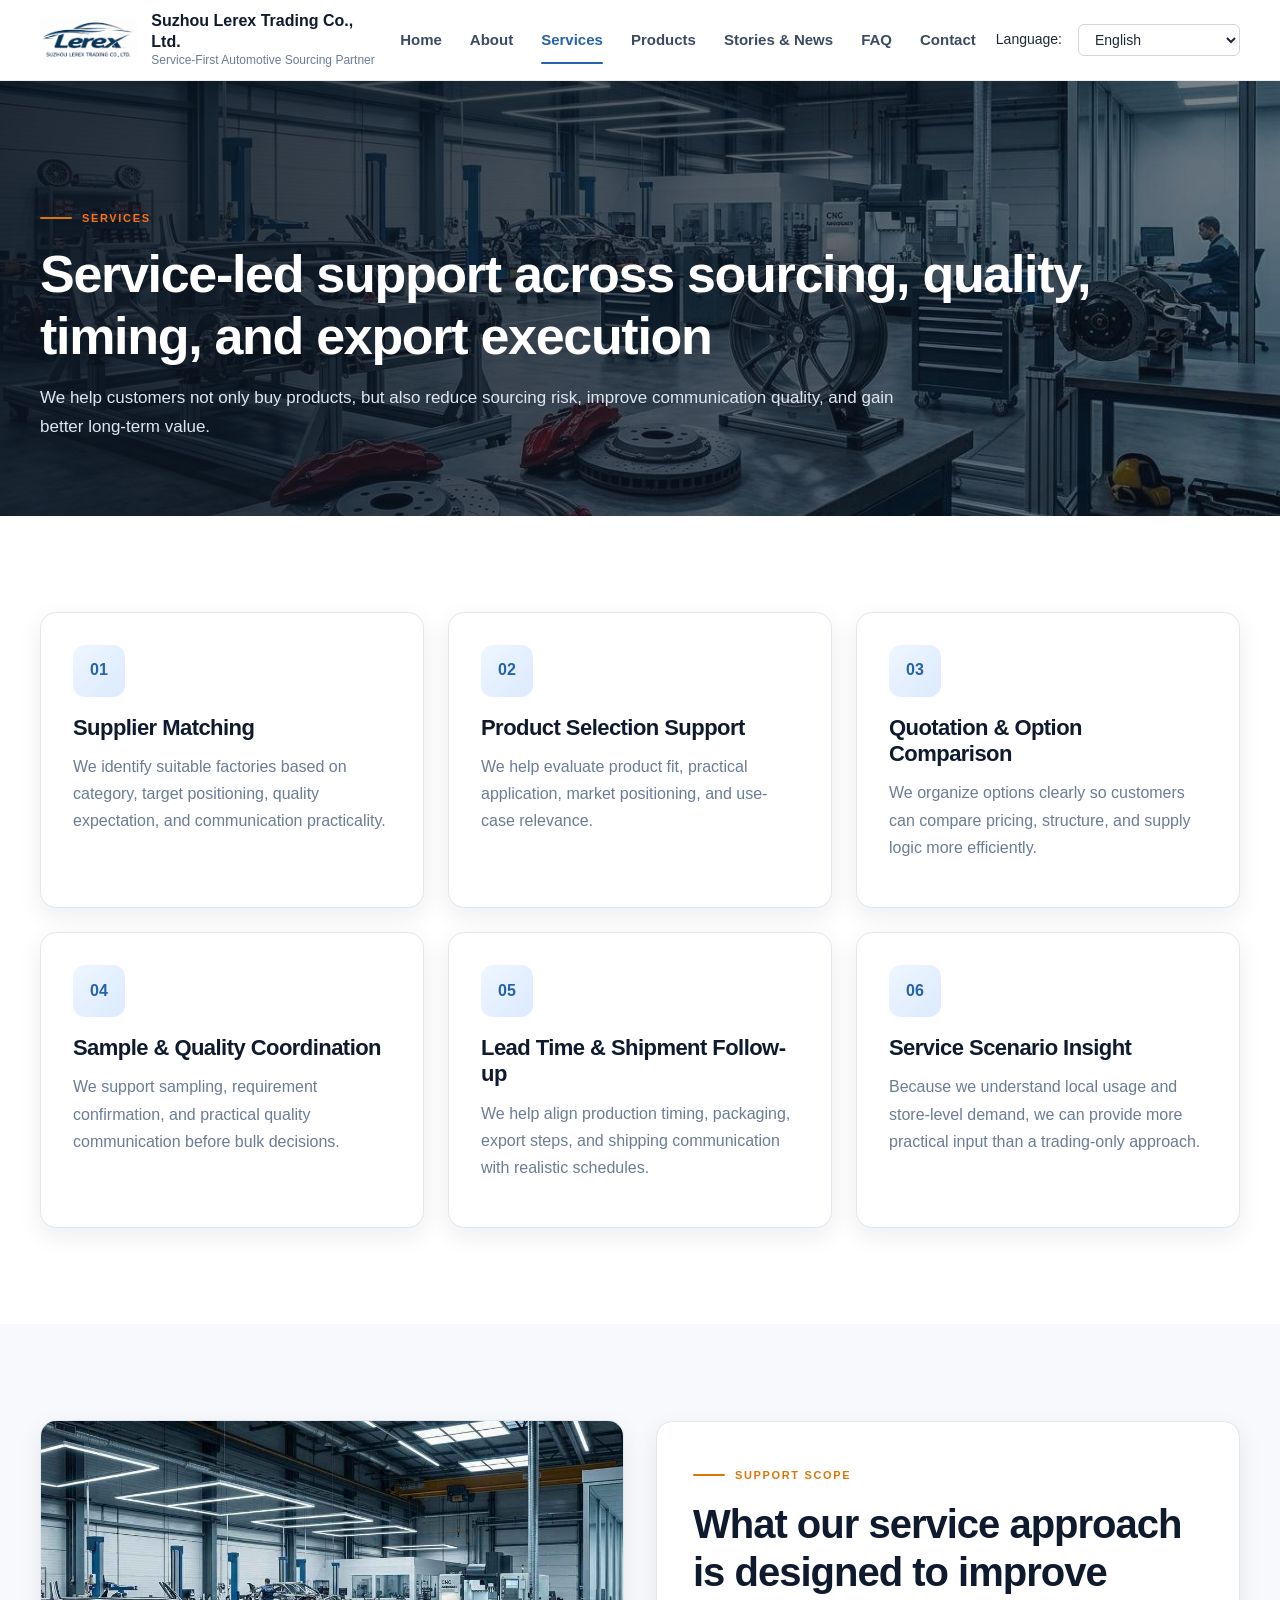
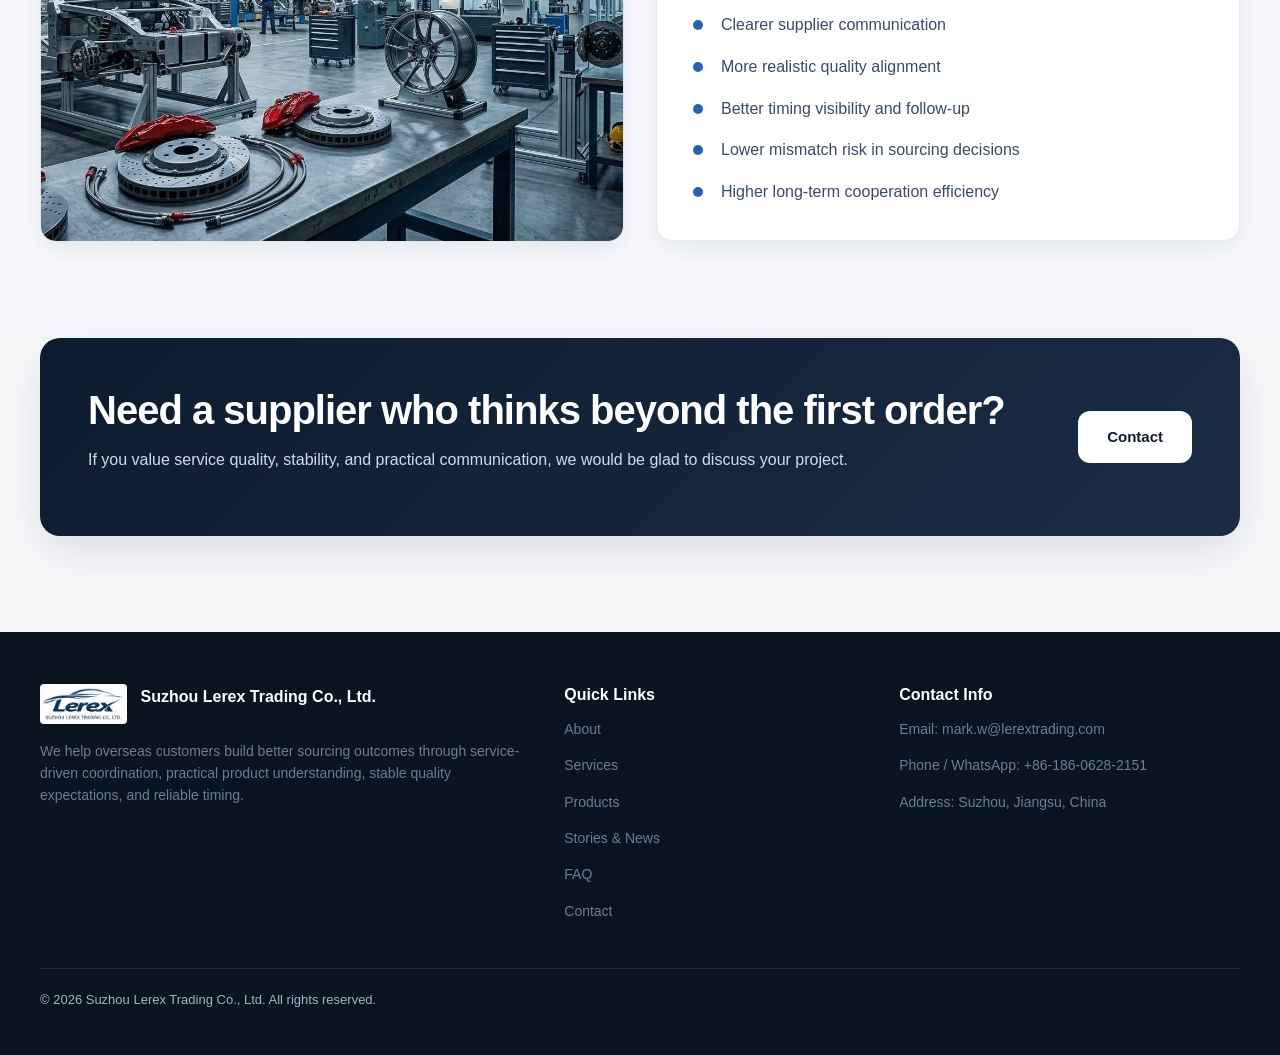
<file: services.html>
<!DOCTYPE html>
<html lang="en">
<head>
  <meta charset="UTF-8" />
  <meta name="viewport" content="width=device-width, initial-scale=1.0" />

  <title>Services - Suzhou Lerex Trading Co., Ltd.</title>
  <meta name="description" content="Explore the sourcing, supplier matching, quality coordination, lead time follow-up, and export support services provided by Suzhou Lerex Trading Co., Ltd." />
  <meta name="keywords" content="automotive sourcing services, supplier matching, sample coordination, export support, China auto parts service" />
  <meta name="author" content="Suzhou Lerex Trading Co., Ltd." />
  <meta name="robots" content="index, follow" />

  <meta property="og:title" content="Services - Suzhou Lerex Trading Co., Ltd." />
  <meta property="og:description" content="Service-led support across sourcing, quality, timing, and export execution." />
  <meta property="og:type" content="website" />
  <meta property="og:url" content="https://www.lerextrading.com/services.html" />
  <meta property="og:image" content="https://www.lerextrading.com/images/services-brake.jpg" />

  <link rel="canonical" href="https://www.lerextrading.com/services.html" />
  <link rel="icon" href="favicon.ico" />
  <link rel="stylesheet" href="style.css" />
</head>
<body>
  <header class="site-header">
    <div class="container header-inner">
      <a href="index.html" class="brand" aria-label="Suzhou Lerex Trading Co., Ltd. Home">
        <img src="images/company_logo.jpg" alt="Lerex Trading Logo" class="brand-logo" />
        <div>
          <div class="brand-name">Suzhou Lerex Trading Co., Ltd.</div>
          <div class="brand-sub" data-i18n="brand_sub">Service-First Automotive Sourcing Partner</div>
        </div>
      </a>

      <button class="menu-toggle" aria-label="Toggle menu">☰</button>

      <nav class="site-nav" aria-label="Main navigation">
        <a href="index.html" data-i18n="nav_home">Home</a>
        <a href="about.html" data-i18n="nav_about">About</a>
        <a href="services.html" class="active" data-i18n="nav_services">Services</a>
        <a href="products.html" data-i18n="nav_products">Products</a>
        <a href="stories.html" data-i18n="nav_stories">Stories & News</a>
        <a href="faq.html" data-i18n="nav_faq">FAQ</a>
        <a href="contact.html" data-i18n="nav_contact">Contact</a>
      </nav>

      <div class="lang-switcher" aria-label="Language switcher">
  <label for="language-select" style="margin-right: 8px; font-weight: 500;">Language:</label>
  <select id="language-select" class="lang-select">
    <option value="en">English</option>
    <option value="ar">العربية (Arabic)</option>
    <option value="ja">日本語 (Japanese)</option>
    <option value="de">Deutsch (German)</option>
    <option value="ru">Русский (Russian)</option>
  </select>
</div>

    </div>
  </header>

  <main>
    <section class="page-hero hero-services">
      <div class="container page-hero-inner">
        <div>
          <div class="badge" data-i18n="services_badge">Services</div>
          <h1 data-i18n="services_title">Service-led support across sourcing, quality, timing, and export execution</h1>
          <p data-i18n="services_desc">
            We help customers not only buy products, but also reduce sourcing risk, improve communication quality, and gain better long-term value.
          </p>
        </div>
      </div>
    </section>

    <section class="section section-white">
      <div class="container">
        <div class="grid-3">
          <div class="card">
            <div class="card-icon">01</div>
            <h3 data-i18n="services_card1_title">Supplier Matching</h3>
            <p data-i18n="services_card1_desc">
              We identify suitable factories based on category, target positioning, quality expectation, and communication practicality.
            </p>
          </div>

          <div class="card">
            <div class="card-icon">02</div>
            <h3 data-i18n="services_card2_title">Product Selection Support</h3>
            <p data-i18n="services_card2_desc">
              We help evaluate product fit, practical application, market positioning, and use-case relevance.
            </p>
          </div>

          <div class="card">
            <div class="card-icon">03</div>
            <h3 data-i18n="services_card3_title">Quotation & Option Comparison</h3>
            <p data-i18n="services_card3_desc">
              We organize options clearly so customers can compare pricing, structure, and supply logic more efficiently.
            </p>
          </div>

          <div class="card">
            <div class="card-icon">04</div>
            <h3 data-i18n="services_card4_title">Sample & Quality Coordination</h3>
            <p data-i18n="services_card4_desc">
              We support sampling, requirement confirmation, and practical quality communication before bulk decisions.
            </p>
          </div>

          <div class="card">
            <div class="card-icon">05</div>
            <h3 data-i18n="services_card5_title">Lead Time & Shipment Follow-up</h3>
            <p data-i18n="services_card5_desc">
              We help align production timing, packaging, export steps, and shipping communication with realistic schedules.
            </p>
          </div>

          <div class="card">
            <div class="card-icon">06</div>
            <h3 data-i18n="services_card6_title">Service Scenario Insight</h3>
            <p data-i18n="services_card6_desc">
              Because we understand local usage and store-level demand, we can provide more practical input than a trading-only approach.
            </p>
          </div>
        </div>
      </div>
    </section>

    <section class="section section-soft">
      <div class="container split">
        <div class="image-panel">
          <img src="images/services-brake.jpg" alt="Brake parts and sourcing services" />
        </div>

        <div class="panel">
          <div class="badge" data-i18n="services_scope_badge">Support Scope</div>
          <h2 data-i18n="services_scope_title">What our service approach is designed to improve</h2>
          <ul class="check-list">
            <li data-i18n="services_scope_1">Clearer supplier communication</li>
            <li data-i18n="services_scope_2">More realistic quality alignment</li>
            <li data-i18n="services_scope_3">Better timing visibility and follow-up</li>
            <li data-i18n="services_scope_4">Lower mismatch risk in sourcing decisions</li>
            <li data-i18n="services_scope_5">Higher long-term cooperation efficiency</li>
          </ul>
        </div>
      </div>
    </section>

    <section class="banner">
      <div class="container">
        <div class="banner-box">
          <div class="banner-row">
            <div>
              <h2 data-i18n="services_banner_title">Need a supplier who thinks beyond the first order?</h2>
              <p data-i18n="services_banner_desc">
                If you value service quality, stability, and practical communication, we would be glad to discuss your project.
              </p>
            </div>
            <a href="contact.html" class="btn btn-primary" data-i18n="nav_contact">Contact</a>
          </div>
        </div>
      </div>
    </section>
  </main>

  <footer class="site-footer">
    <div class="container">
      <div class="footer-grid">
        <div>
          <div class="footer-brand">
            <img src="images/company_logo.jpg" alt="Lerex Trading Logo" class="footer-logo" />
            <div class="footer-title">Suzhou Lerex Trading Co., Ltd.</div>
          </div>
          <p class="small" data-i18n="footer_desc">
            We help overseas customers build better sourcing outcomes through service-driven coordination, practical product understanding, stable quality expectations, and reliable timing.
          </p>
        </div>

        <div>
          <div class="footer-title" data-i18n="footer_quick">Quick Links</div>
          <p class="small"><a href="about.html" data-i18n="nav_about">About</a></p>
          <p class="small"><a href="services.html" data-i18n="nav_services">Services</a></p>
          <p class="small"><a href="products.html" data-i18n="nav_products">Products</a></p>
          <p class="small"><a href="stories.html" data-i18n="nav_stories">Stories & News</a></p>
          <p class="small"><a href="faq.html" data-i18n="nav_faq">FAQ</a></p>
          <p class="small"><a href="contact.html" data-i18n="nav_contact">Contact</a></p>
        </div>

        <div>
          <div class="footer-title" data-i18n="footer_contact">Contact Info</div>
          <p class="small"><span data-i18n="footer_email_label">Email</span>: <a href="mailto:mark.w@lerextrading.com">mark.w@lerextrading.com</a></p>
          <p class="small"><span data-i18n="footer_phone_label">Phone / WhatsApp</span>: <a href="tel:+8618606282151">+86-186-0628-2151</a></p>
          <p class="small"><span data-i18n="footer_addr_label">Address</span>: Suzhou, Jiangsu, China</p>
        </div>
      </div>

      <div class="copy" data-i18n="footer_copy">© 2026 Suzhou Lerex Trading Co., Ltd. All rights reserved.</div>
    </div>
  </footer>

  <script src="script.js"></script>
</body>
</html>
</file>
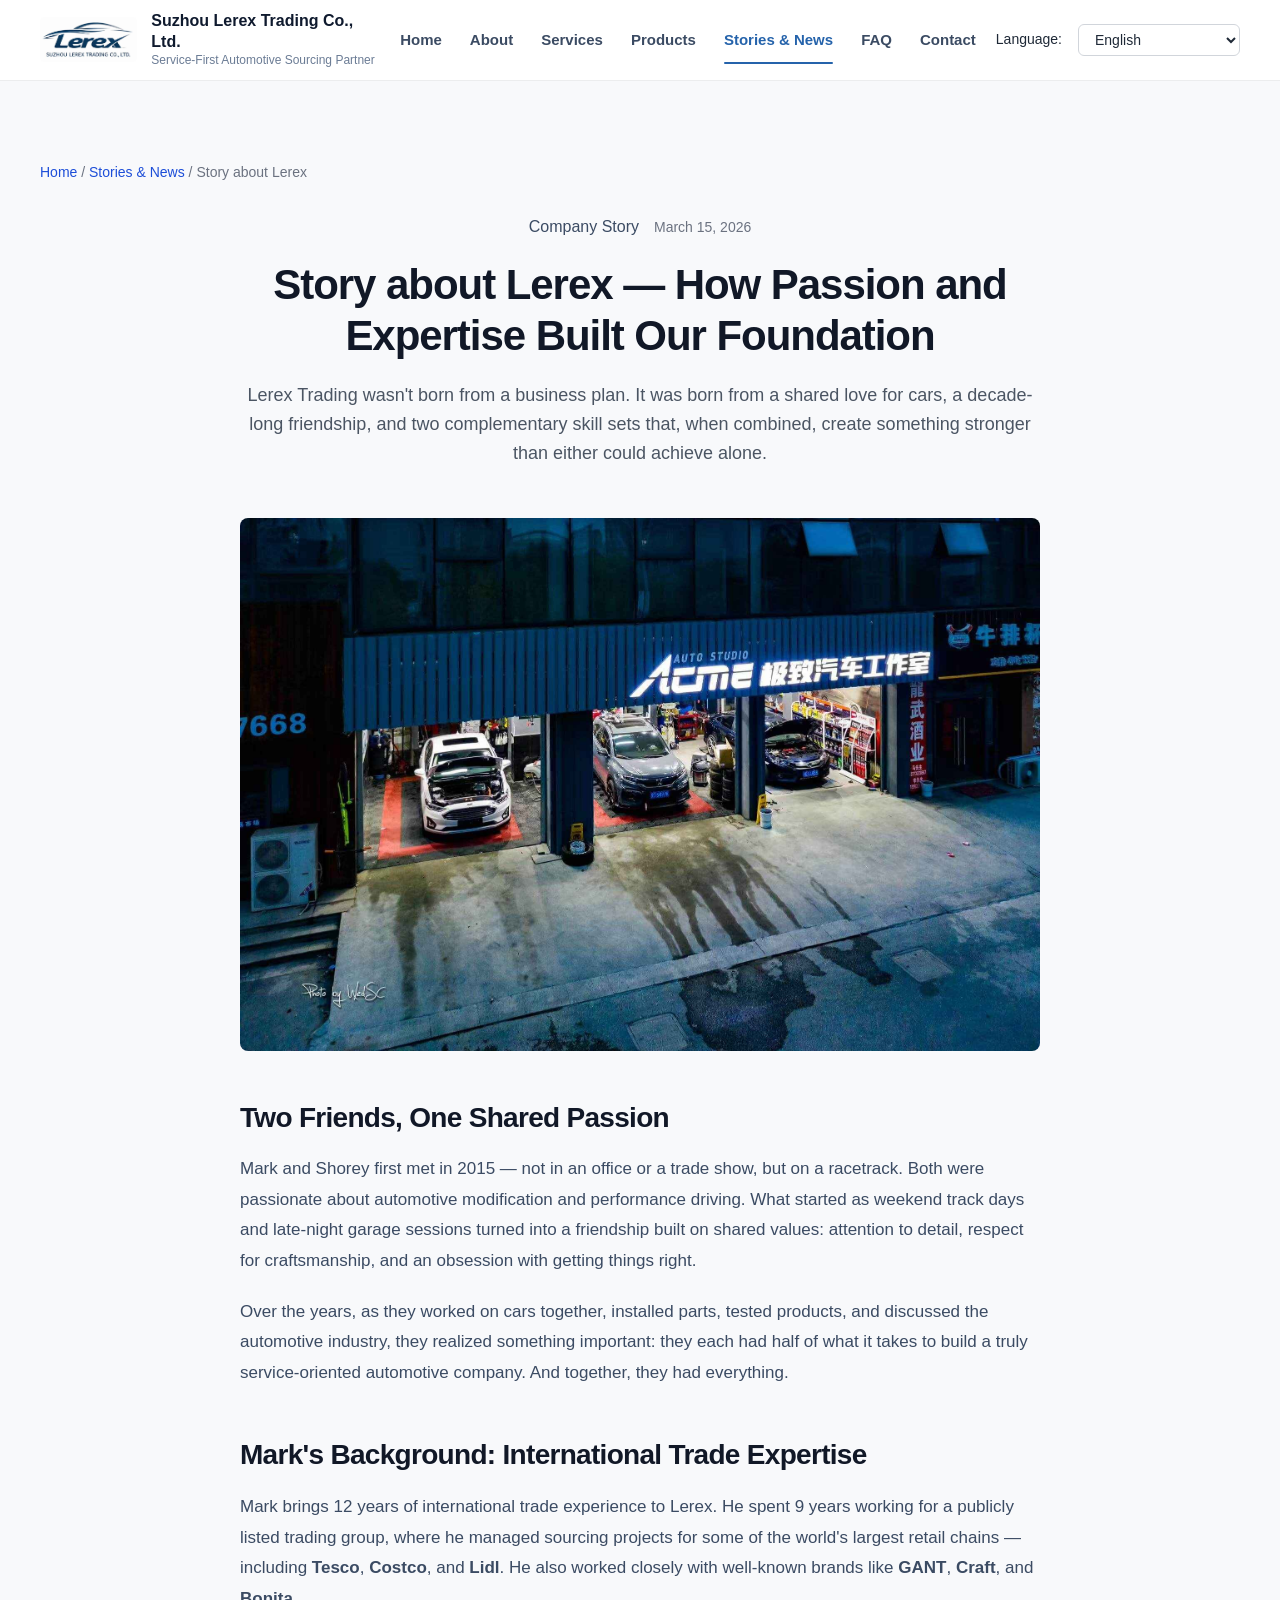
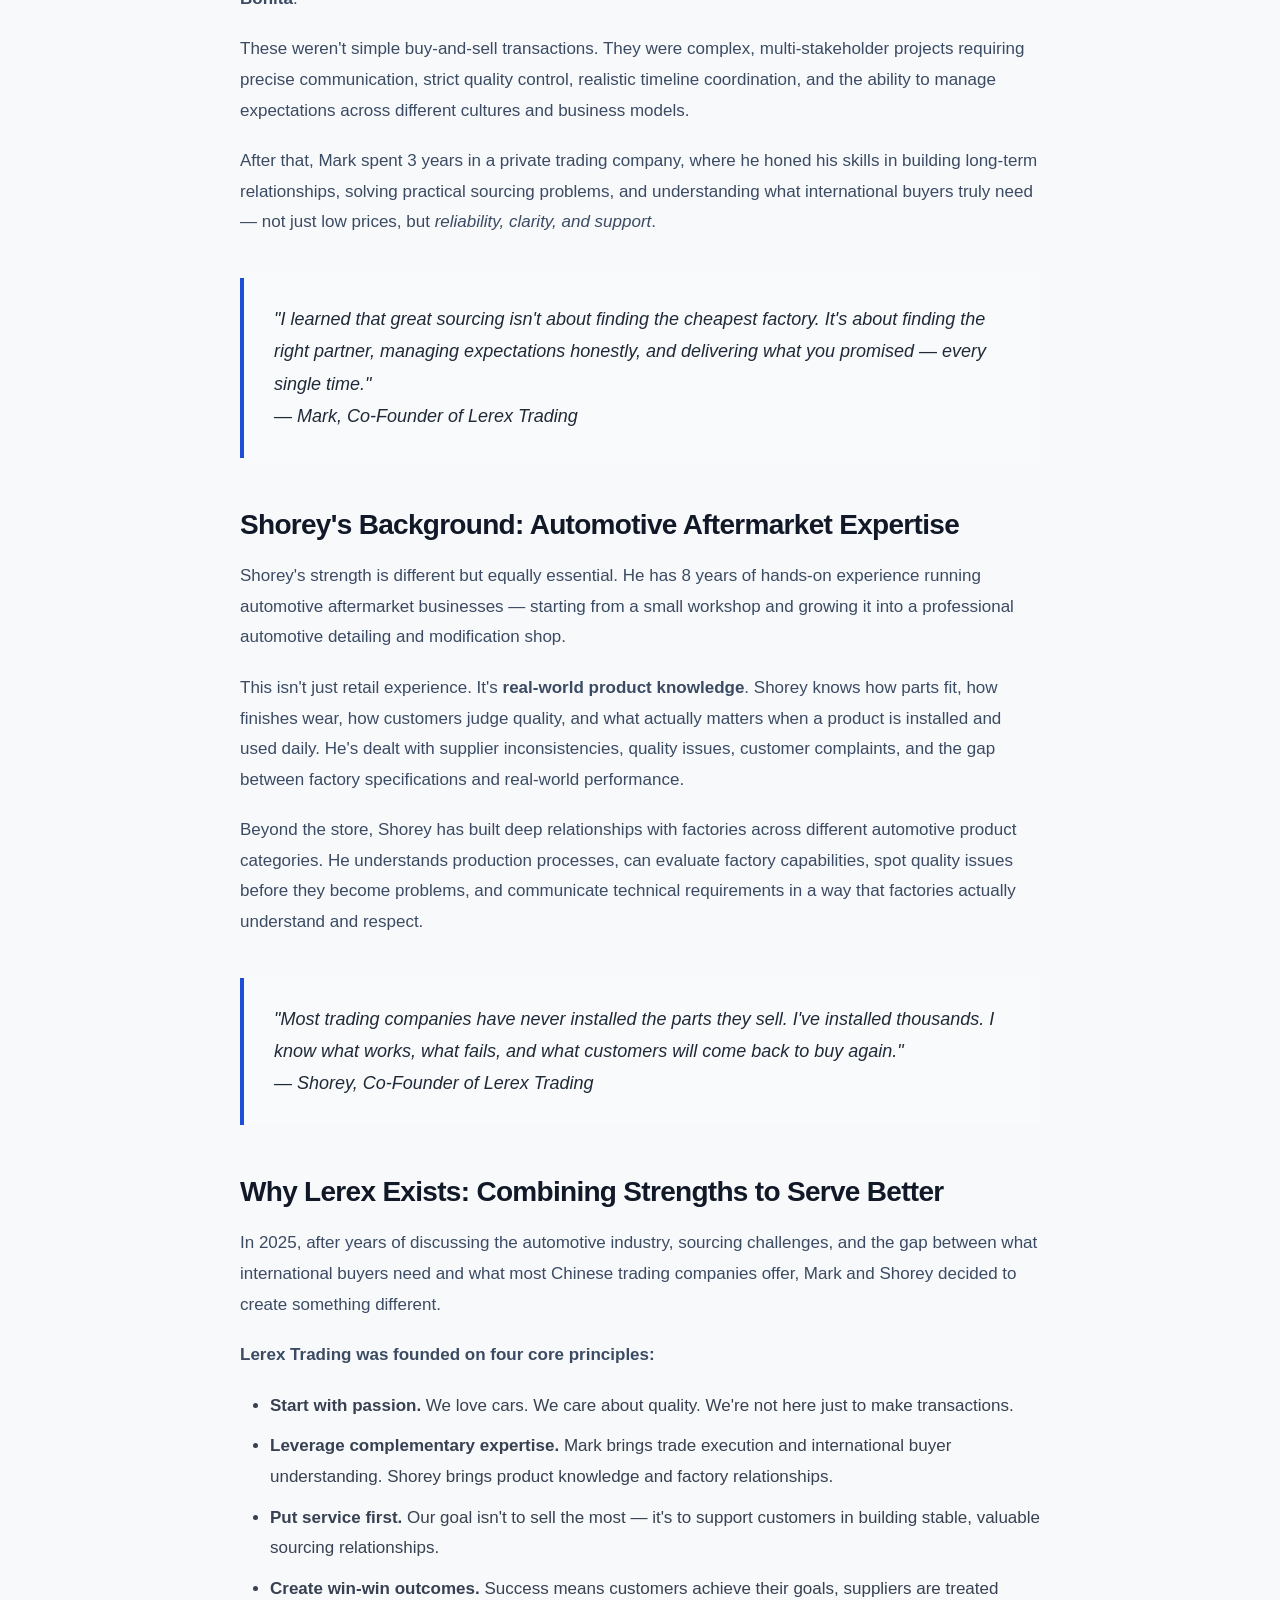
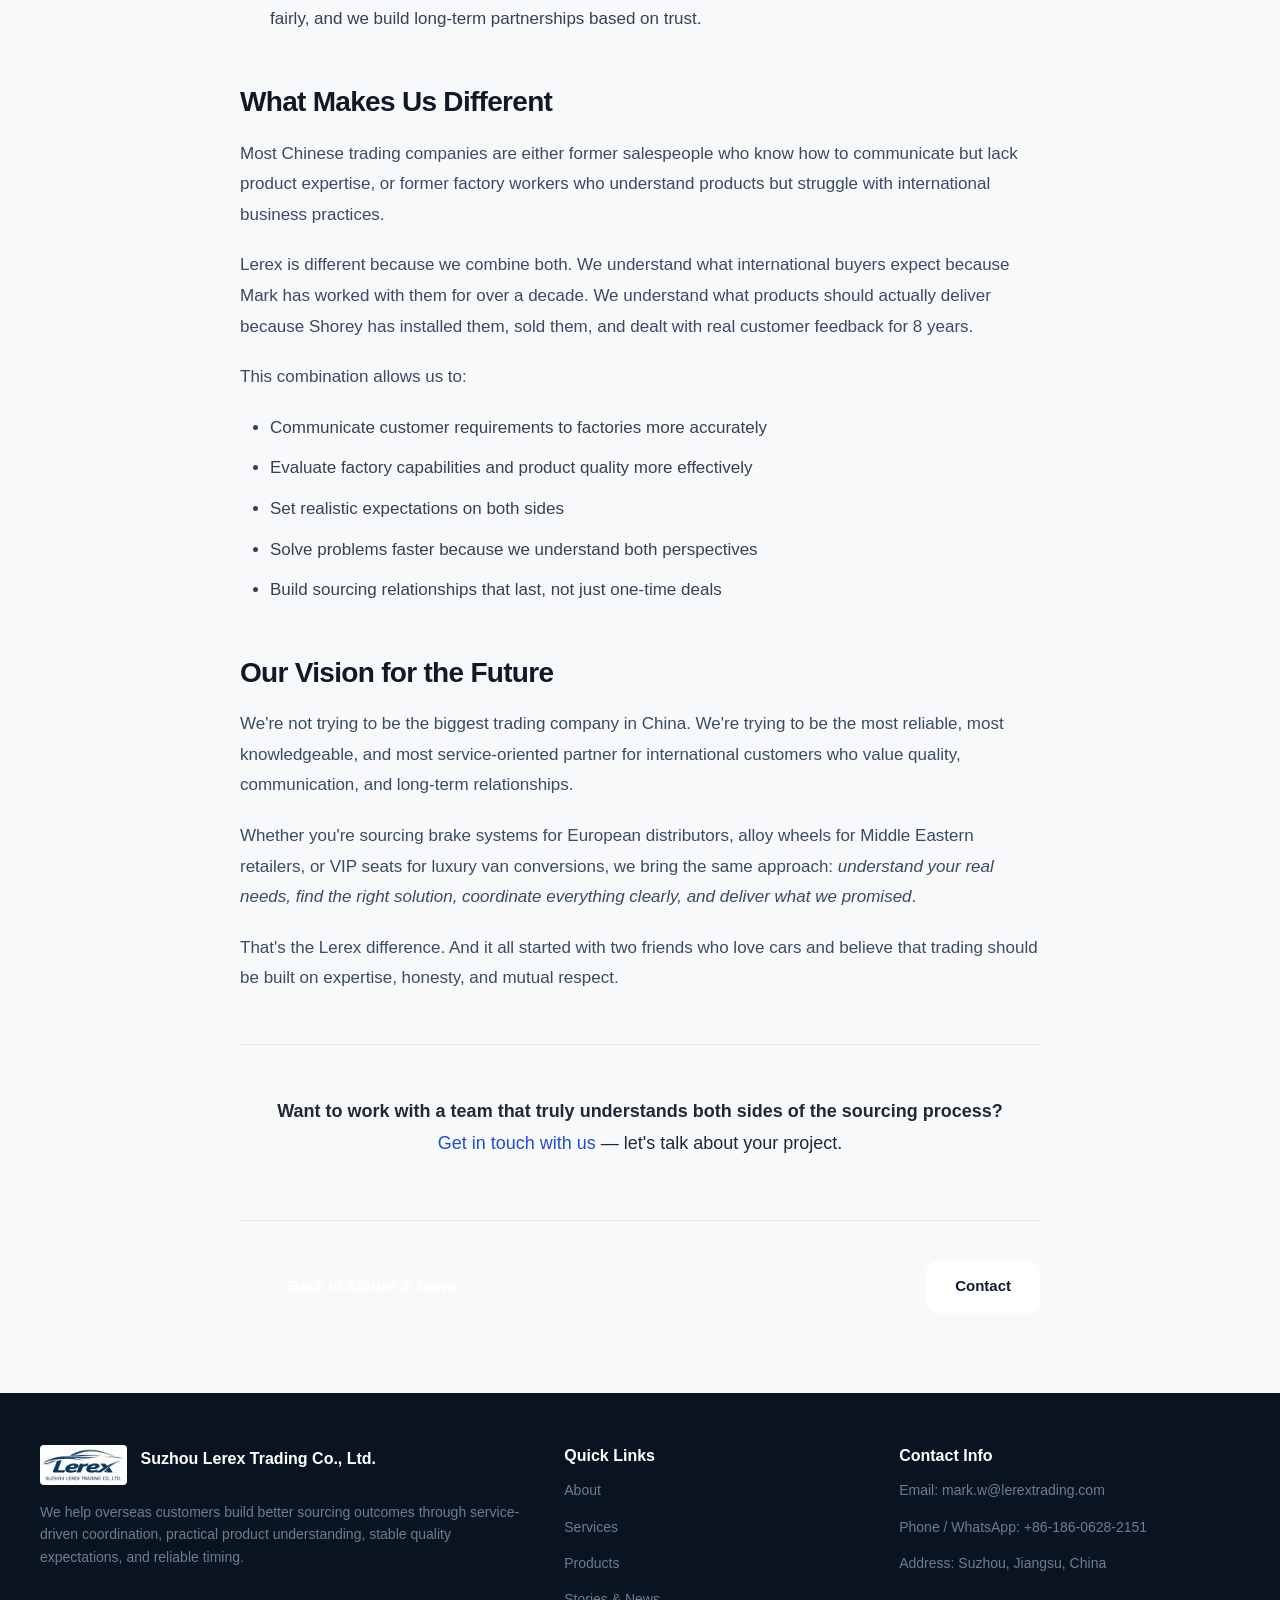
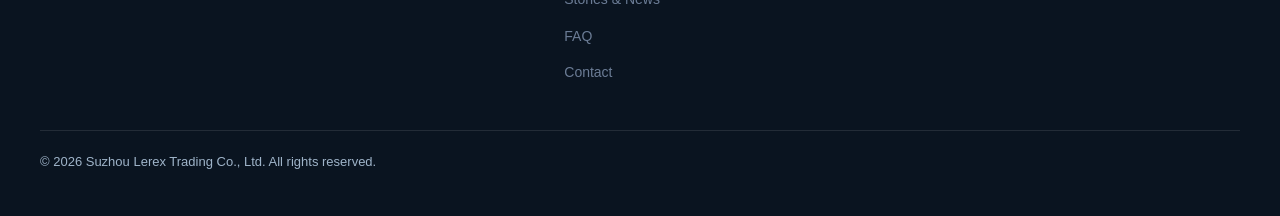
<file: story-about-lerex.html>
<!DOCTYPE html>
<html lang="en">
<head>
  <meta charset="UTF-8" />
  <meta name="viewport" content="width=device-width, initial-scale=1.0" />
  <title>Story about Lerex — How Passion and Expertise Built Our Foundation</title>
  <meta name="description" content="Learn how Lerex Trading was founded by two friends who combined international trade expertise with automotive aftermarket knowledge." />
  <link rel="canonical" href="https://www.lerextrading.com/story-about-lerex.html" />
  <link rel="icon" href="favicon.ico" />
  <link rel="stylesheet" href="style.css" />
</head>
<body>
  <header class="site-header">
    <div class="container header-inner">
      <a href="index.html" class="brand" aria-label="Suzhou Lerex Trading Co., Ltd. Home">
        <img src="images/company_logo.jpg" alt="Lerex Trading Logo" class="brand-logo" />
        <div>
          <div class="brand-name">Suzhou Lerex Trading Co., Ltd.</div>
          <div class="brand-sub" data-i18n="brand_sub">Service-First Automotive Sourcing Partner</div>
        </div>
      </a>

      <button class="menu-toggle" aria-label="Toggle menu">☰</button>

      <nav class="site-nav" aria-label="Main navigation">
        <a href="index.html" data-i18n="nav_home">Home</a>
        <a href="about.html" data-i18n="nav_about">About</a>
        <a href="services.html" data-i18n="nav_services">Services</a>
        <a href="products.html" data-i18n="nav_products">Products</a>
        <a href="stories.html" class="active" data-i18n="nav_stories">Stories & News</a>
        <a href="faq.html" data-i18n="nav_faq">FAQ</a>
        <a href="contact.html" data-i18n="nav_contact">Contact</a>
      </nav>

      <div class="lang-switcher" aria-label="Language switcher">
        <label for="language-select" style="margin-right: 8px; font-weight: 500;">Language:</label>
        <select id="language-select" class="lang-select">
          <option value="en">English</option>
          <option value="ar">العربية (Arabic)</option>
          <option value="ja">日本語 (Japanese)</option>
          <option value="de">Deutsch (German)</option>
          <option value="ru">Русский (Russian)</option>
        </select>
      </div>
    </div>
  </header>

  <main>
    <article class="story-detail">
      <div class="container">
        <div class="breadcrumb">
          <a href="index.html" data-i18n="nav_home">Home</a> / <a href="stories.html" data-i18n="nav_stories">Stories & News</a> / <span>Story about Lerex</span>
        </div>

        <header class="story-header">
          <div class="story-meta">
            <span class="story-cat">Company Story</span>
            <time datetime="2026-03-15">March 15, 2026</time>
          </div>
          <h1>Story about Lerex — How Passion and Expertise Built Our Foundation</h1>
          <p class="story-excerpt">
            Lerex Trading wasn't born from a business plan. It was born from a shared love for cars, 
            a decade-long friendship, and two complementary skill sets that, when combined, create 
            something stronger than either could achieve alone.
          </p>
        </header>

        <div class="story-content">
          <img src="images/lerex-founders.jpg" alt="Mark and Shorey - Founders of Lerex Trading" class="story-cover" />

          <h2>Two Friends, One Shared Passion</h2>
          <p>
            Mark and Shorey first met in 2015 — not in an office or a trade show, but on a racetrack. 
            Both were passionate about automotive modification and performance driving. What started as 
            weekend track days and late-night garage sessions turned into a friendship built on shared values: 
            attention to detail, respect for craftsmanship, and an obsession with getting things right.
          </p>

          <p>
            Over the years, as they worked on cars together, installed parts, tested products, and discussed 
            the automotive industry, they realized something important: they each had half of what it takes 
            to build a truly service-oriented automotive company. And together, they had everything.
          </p>

          <h2>Mark's Background: International Trade Expertise</h2>
          <p>
            Mark brings 12 years of international trade experience to Lerex. He spent 9 years working for a 
            publicly listed trading group, where he managed sourcing projects for some of the world's largest 
            retail chains — including <strong>Tesco</strong>, <strong>Costco</strong>, and <strong>Lidl</strong>. 
            He also worked closely with well-known brands like <strong>GANT</strong>, <strong>Craft</strong>, 
            and <strong>Bonita</strong>.
          </p>

          <p>
            These weren't simple buy-and-sell transactions. They were complex, multi-stakeholder projects 
            requiring precise communication, strict quality control, realistic timeline coordination, and 
            the ability to manage expectations across different cultures and business models.
          </p>

          <p>
            After that, Mark spent 3 years in a private trading company, where he honed his skills in building 
            long-term relationships, solving practical sourcing problems, and understanding what international 
            buyers truly need — not just low prices, but <em>reliability, clarity, and support</em>.
          </p>

          <blockquote>
            "I learned that great sourcing isn't about finding the cheapest factory. It's about finding the 
            right partner, managing expectations honestly, and delivering what you promised — every single time."
            <footer>— Mark, Co-Founder of Lerex Trading</footer>
          </blockquote>

          <h2>Shorey's Background: Automotive Aftermarket Expertise</h2>
          <p>
            Shorey's strength is different but equally essential. He has 8 years of hands-on experience running 
            automotive aftermarket businesses — starting from a small workshop and growing it into a professional 
            automotive detailing and modification shop.
          </p>

          <p>
            This isn't just retail experience. It's <strong>real-world product knowledge</strong>. Shorey knows 
            how parts fit, how finishes wear, how customers judge quality, and what actually matters when a product 
            is installed and used daily. He's dealt with supplier inconsistencies, quality issues, customer 
            complaints, and the gap between factory specifications and real-world performance.
          </p>

          <p>
            Beyond the store, Shorey has built deep relationships with factories across different automotive 
            product categories. He understands production processes, can evaluate factory capabilities, spot 
            quality issues before they become problems, and communicate technical requirements in a way that 
            factories actually understand and respect.
          </p>

          <blockquote>
            "Most trading companies have never installed the parts they sell. I've installed thousands. 
            I know what works, what fails, and what customers will come back to buy again."
            <footer>— Shorey, Co-Founder of Lerex Trading</footer>
          </blockquote>

          <h2>Why Lerex Exists: Combining Strengths to Serve Better</h2>
          <p>
            In 2025, after years of discussing the automotive industry, sourcing challenges, and the gap between 
            what international buyers need and what most Chinese trading companies offer, Mark and Shorey decided 
            to create something different.
          </p>

          <p><strong>Lerex Trading was founded on four core principles:</strong></p>
          <ul>
            <li><strong>Start with passion.</strong> We love cars. We care about quality. We're not here just to make transactions.</li>
            <li><strong>Leverage complementary expertise.</strong> Mark brings trade execution and international buyer understanding. Shorey brings product knowledge and factory relationships.</li>
            <li><strong>Put service first.</strong> Our goal isn't to sell the most — it's to support customers in building stable, valuable sourcing relationships.</li>
            <li><strong>Create win-win outcomes.</strong> Success means customers achieve their goals, suppliers are treated fairly, and we build long-term partnerships based on trust.</li>
          </ul>

          <h2>What Makes Us Different</h2>
          <p>
            Most Chinese trading companies are either former salespeople who know how to communicate but lack 
            product expertise, or former factory workers who understand products but struggle with international 
            business practices.
          </p>

          <p>
            Lerex is different because we combine both. We understand what international buyers expect because 
            Mark has worked with them for over a decade. We understand what products should actually deliver 
            because Shorey has installed them, sold them, and dealt with real customer feedback for 8 years.
          </p>

          <p>
            This combination allows us to:
          </p>
          <ul>
            <li>Communicate customer requirements to factories more accurately</li>
            <li>Evaluate factory capabilities and product quality more effectively</li>
            <li>Set realistic expectations on both sides</li>
            <li>Solve problems faster because we understand both perspectives</li>
            <li>Build sourcing relationships that last, not just one-time deals</li>
          </ul>

          <h2>Our Vision for the Future</h2>
          <p>
            We're not trying to be the biggest trading company in China. We're trying to be the most reliable, 
            most knowledgeable, and most service-oriented partner for international customers who value quality, 
            communication, and long-term relationships.
          </p>

          <p>
            Whether you're sourcing brake systems for European distributors, alloy wheels for Middle Eastern 
            retailers, or VIP seats for luxury van conversions, we bring the same approach: <em>understand your 
            real needs, find the right solution, coordinate everything clearly, and deliver what we promised</em>.
          </p>

          <p>
            That's the Lerex difference. And it all started with two friends who love cars and believe that 
            trading should be built on expertise, honesty, and mutual respect.
          </p>

          <hr style="margin: 50px 0; border: none; border-top: 1px solid #e5e7eb;" />

          <p style="text-align: center; font-size: 18px; color: #1f2937;">
            <strong>Want to work with a team that truly understands both sides of the sourcing process?</strong><br>
            <a href="contact.html" style="color: #1d4ed8;">Get in touch with us</a> — let's talk about your project.
          </p>
        </div>

        <footer class="story-footer">
          <a href="stories.html" class="btn btn-secondary" data-i18n="stories_back">← Back to Stories & News</a>
          <a href="contact.html" class="btn btn-primary" data-i18n="nav_contact">Contact Us</a>
        </footer>
      </div>
    </article>
  </main>

  <footer class="site-footer">
    <div class="container">
      <div class="footer-grid">
        <div>
          <div class="footer-brand">
            <img src="images/company_logo.jpg" alt="Lerex Trading Logo" class="footer-logo" />
            <div class="footer-title">Suzhou Lerex Trading Co., Ltd.</div>
          </div>
          <p class="small" data-i18n="footer_desc">
            We help overseas customers build better sourcing outcomes through service-driven coordination, 
            practical product understanding, stable quality expectations, and reliable timing.
          </p>
        </div>

        <div>
          <div class="footer-title" data-i18n="footer_quick">Quick Links</div>
          <p class="small"><a href="about.html" data-i18n="nav_about">About</a></p>
          <p class="small"><a href="services.html" data-i18n="nav_services">Services</a></p>
          <p class="small"><a href="products.html" data-i18n="nav_products">Products</a></p>
          <p class="small"><a href="stories.html" data-i18n="nav_stories">Stories & News</a></p>
          <p class="small"><a href="faq.html" data-i18n="nav_faq">FAQ</a></p>
          <p class="small"><a href="contact.html" data-i18n="nav_contact">Contact</a></p>
        </div>

        <div>
          <div class="footer-title" data-i18n="footer_contact">Contact Info</div>
          <p class="small"><span data-i18n="footer_email_label">Email</span>: <a href="mailto:mark.w@lerextrading.com">mark.w@lerextrading.com</a></p>
          <p class="small"><span data-i18n="footer_phone_label">Phone / WhatsApp</span>: <a href="tel:+8618606282151">+86-186-0628-2151</a></p>
          <p class="small"><span data-i18n="footer_addr_label">Address</span>: Suzhou, Jiangsu, China</p>
        </div>
      </div>

      <div class="copy" data-i18n="footer_copy">© 2026 Suzhou Lerex Trading Co., Ltd. All rights reserved.</div>
    </div>
  </footer>

  <script src="script.js"></script>
</body>
</html>
</file>
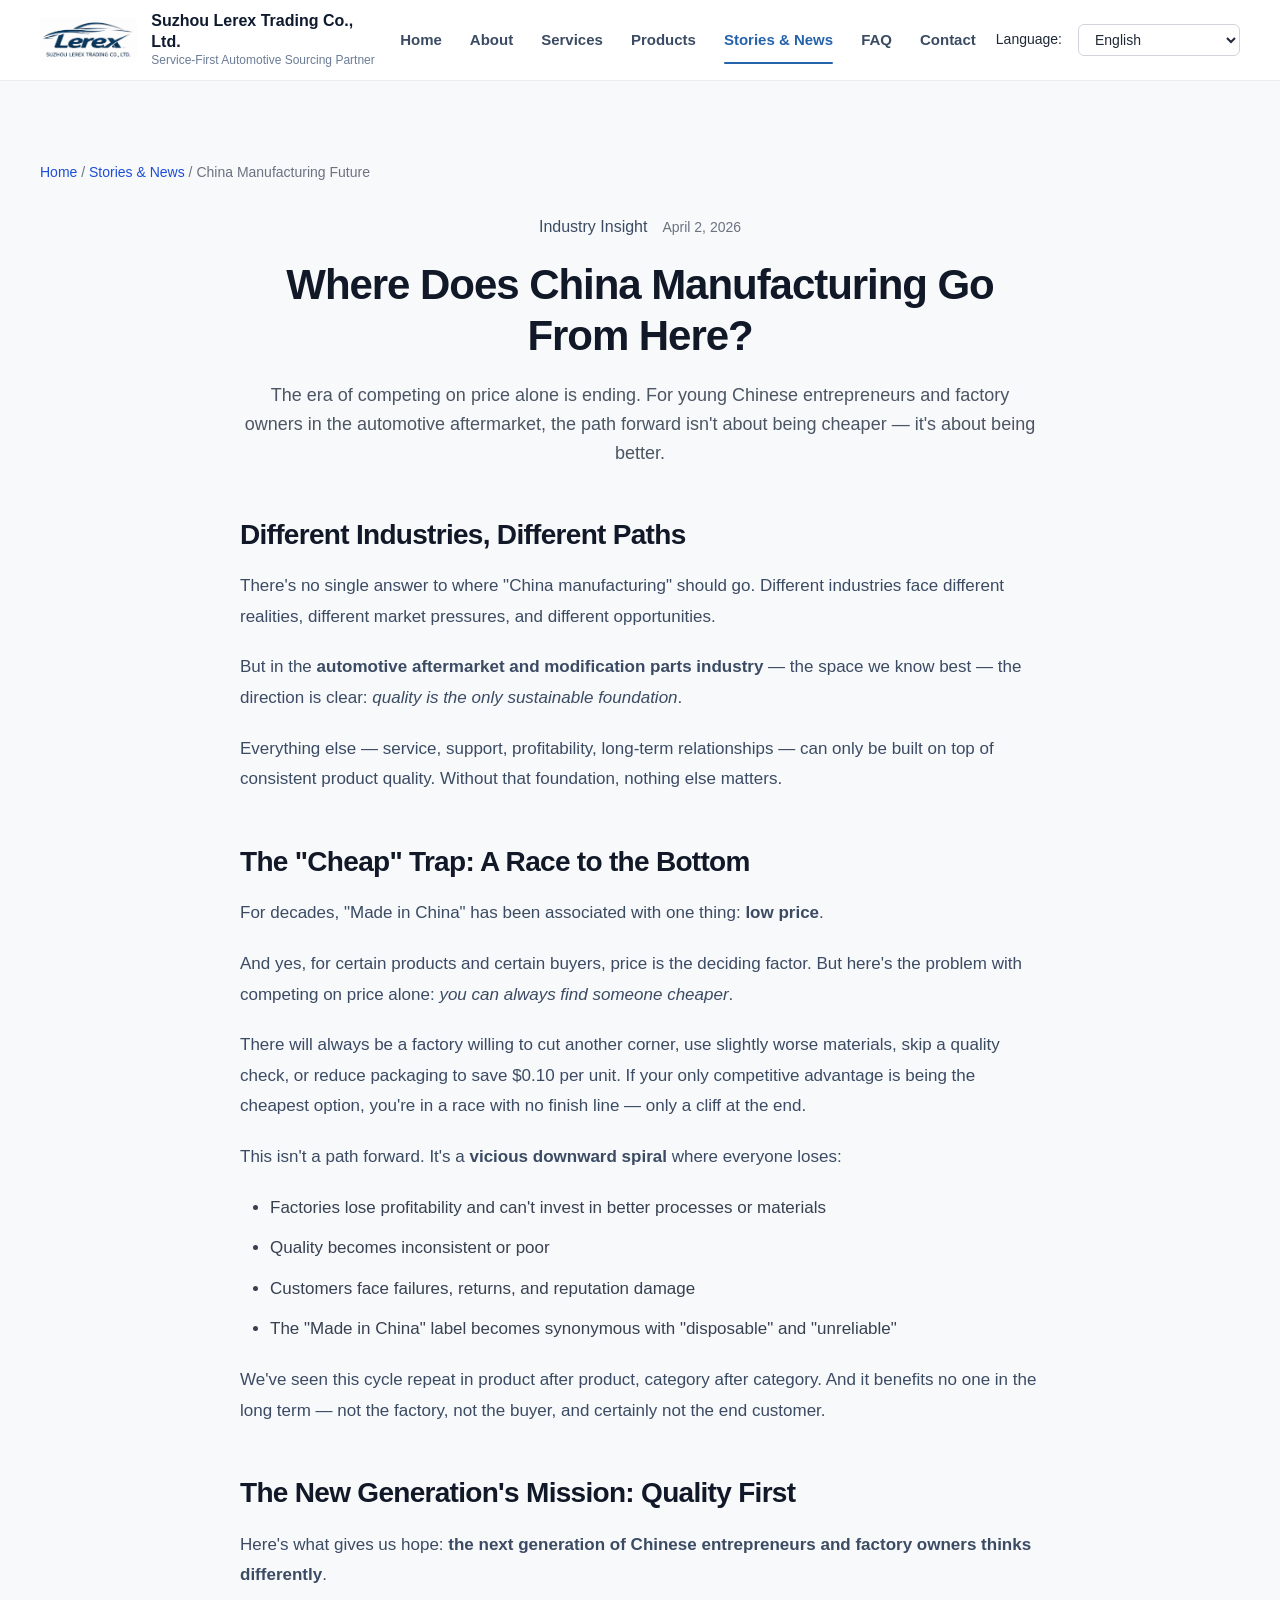
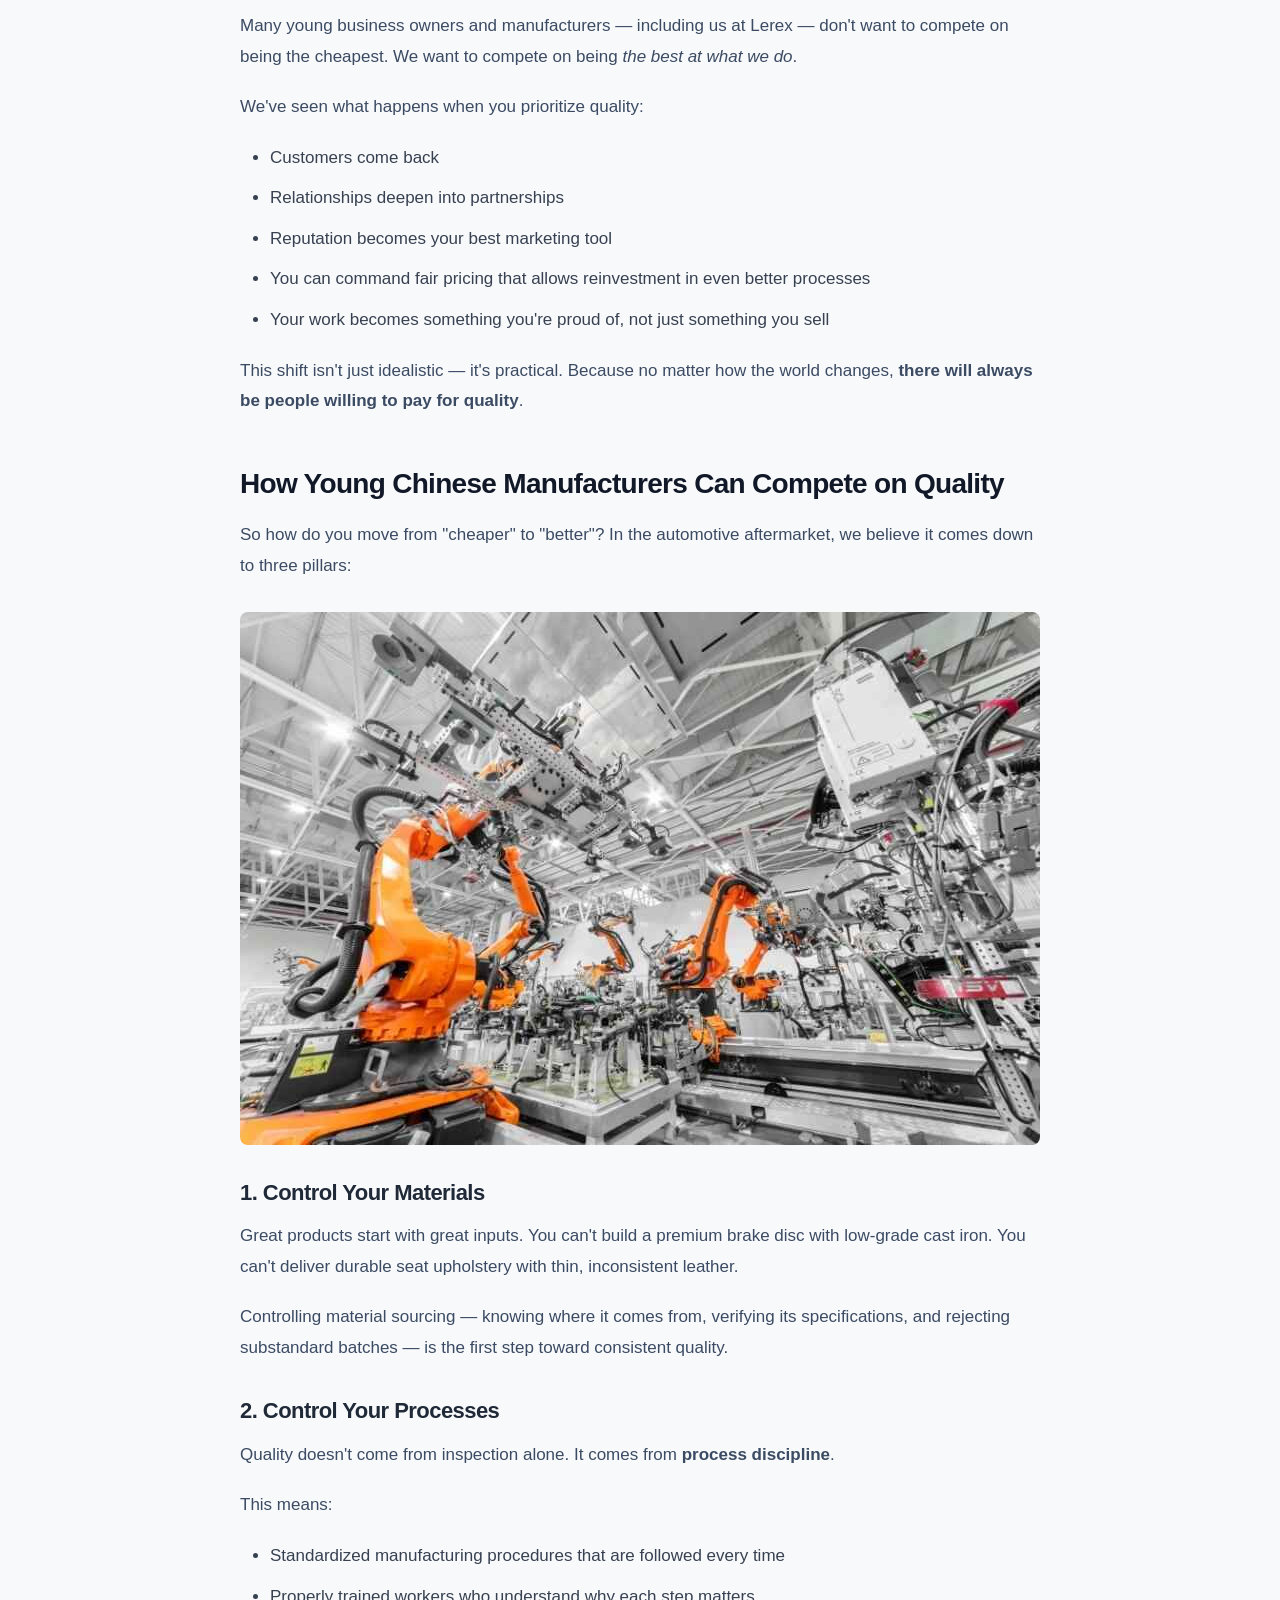
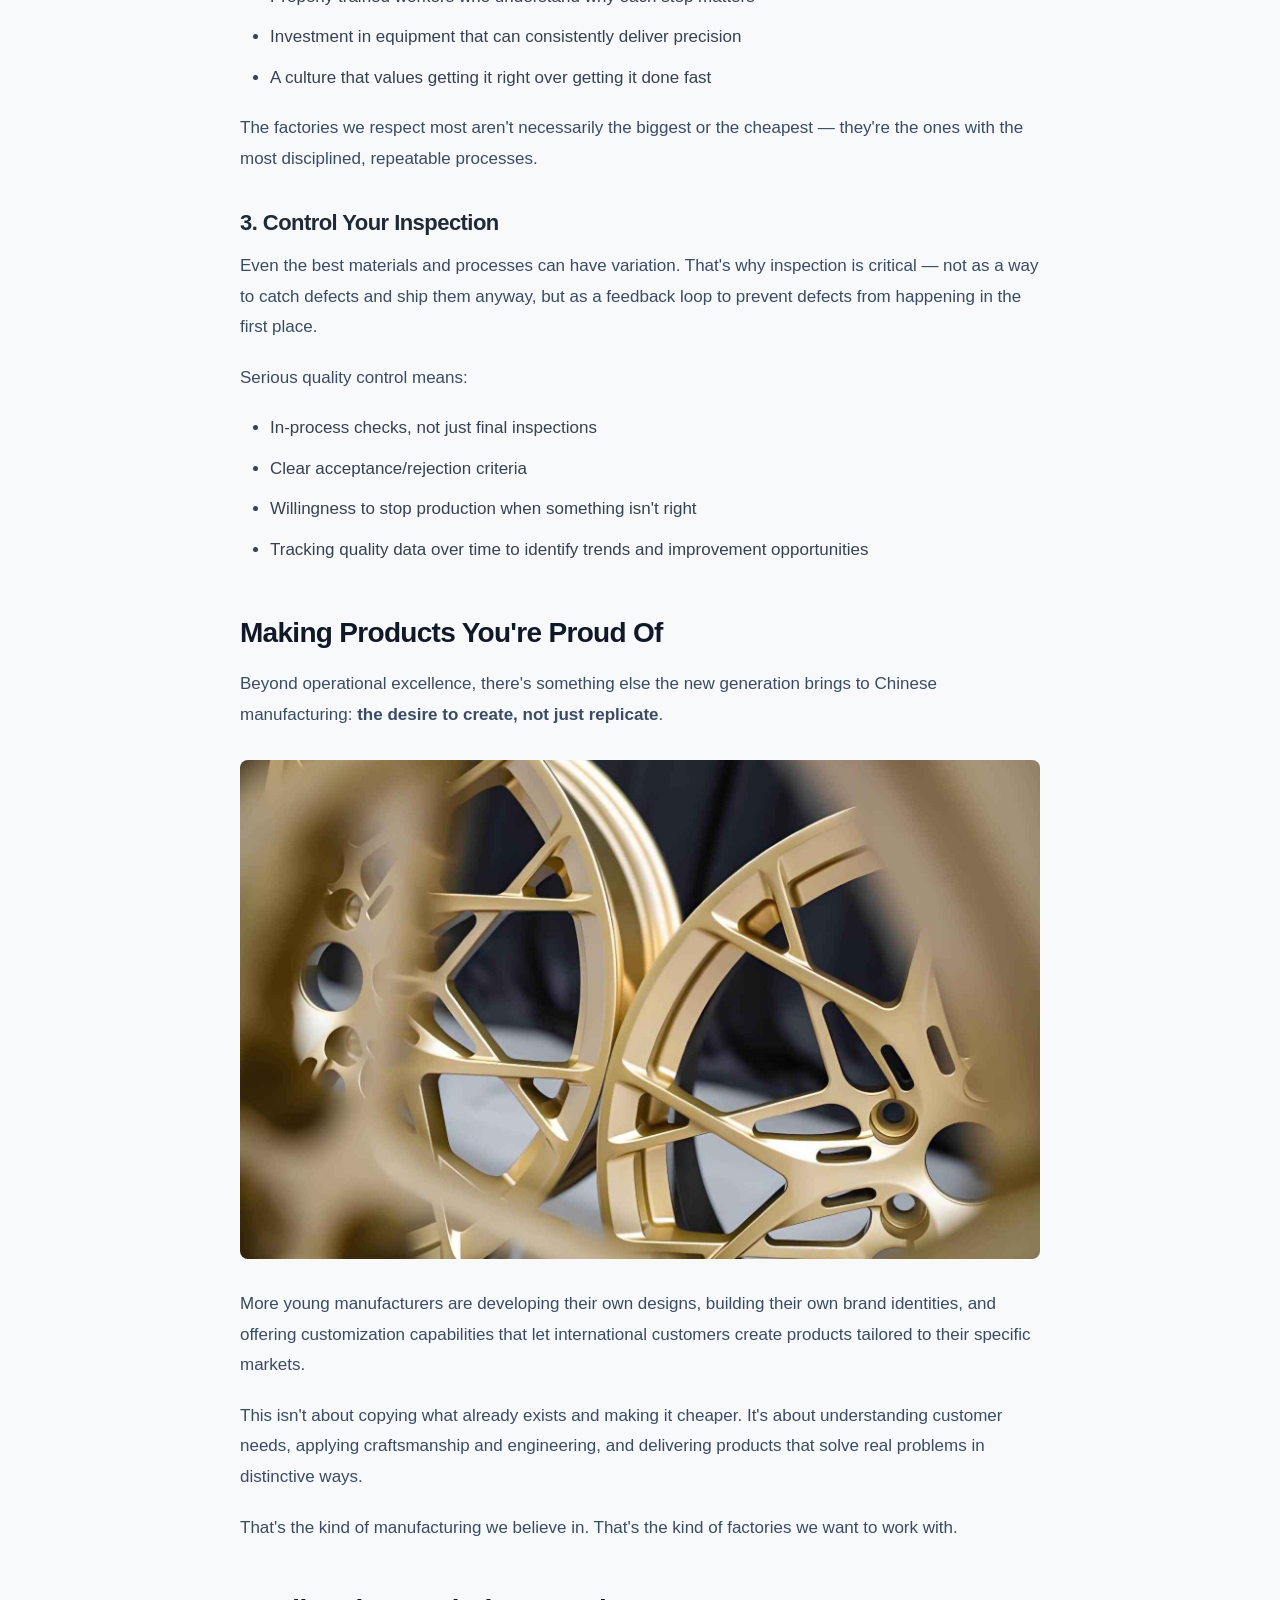
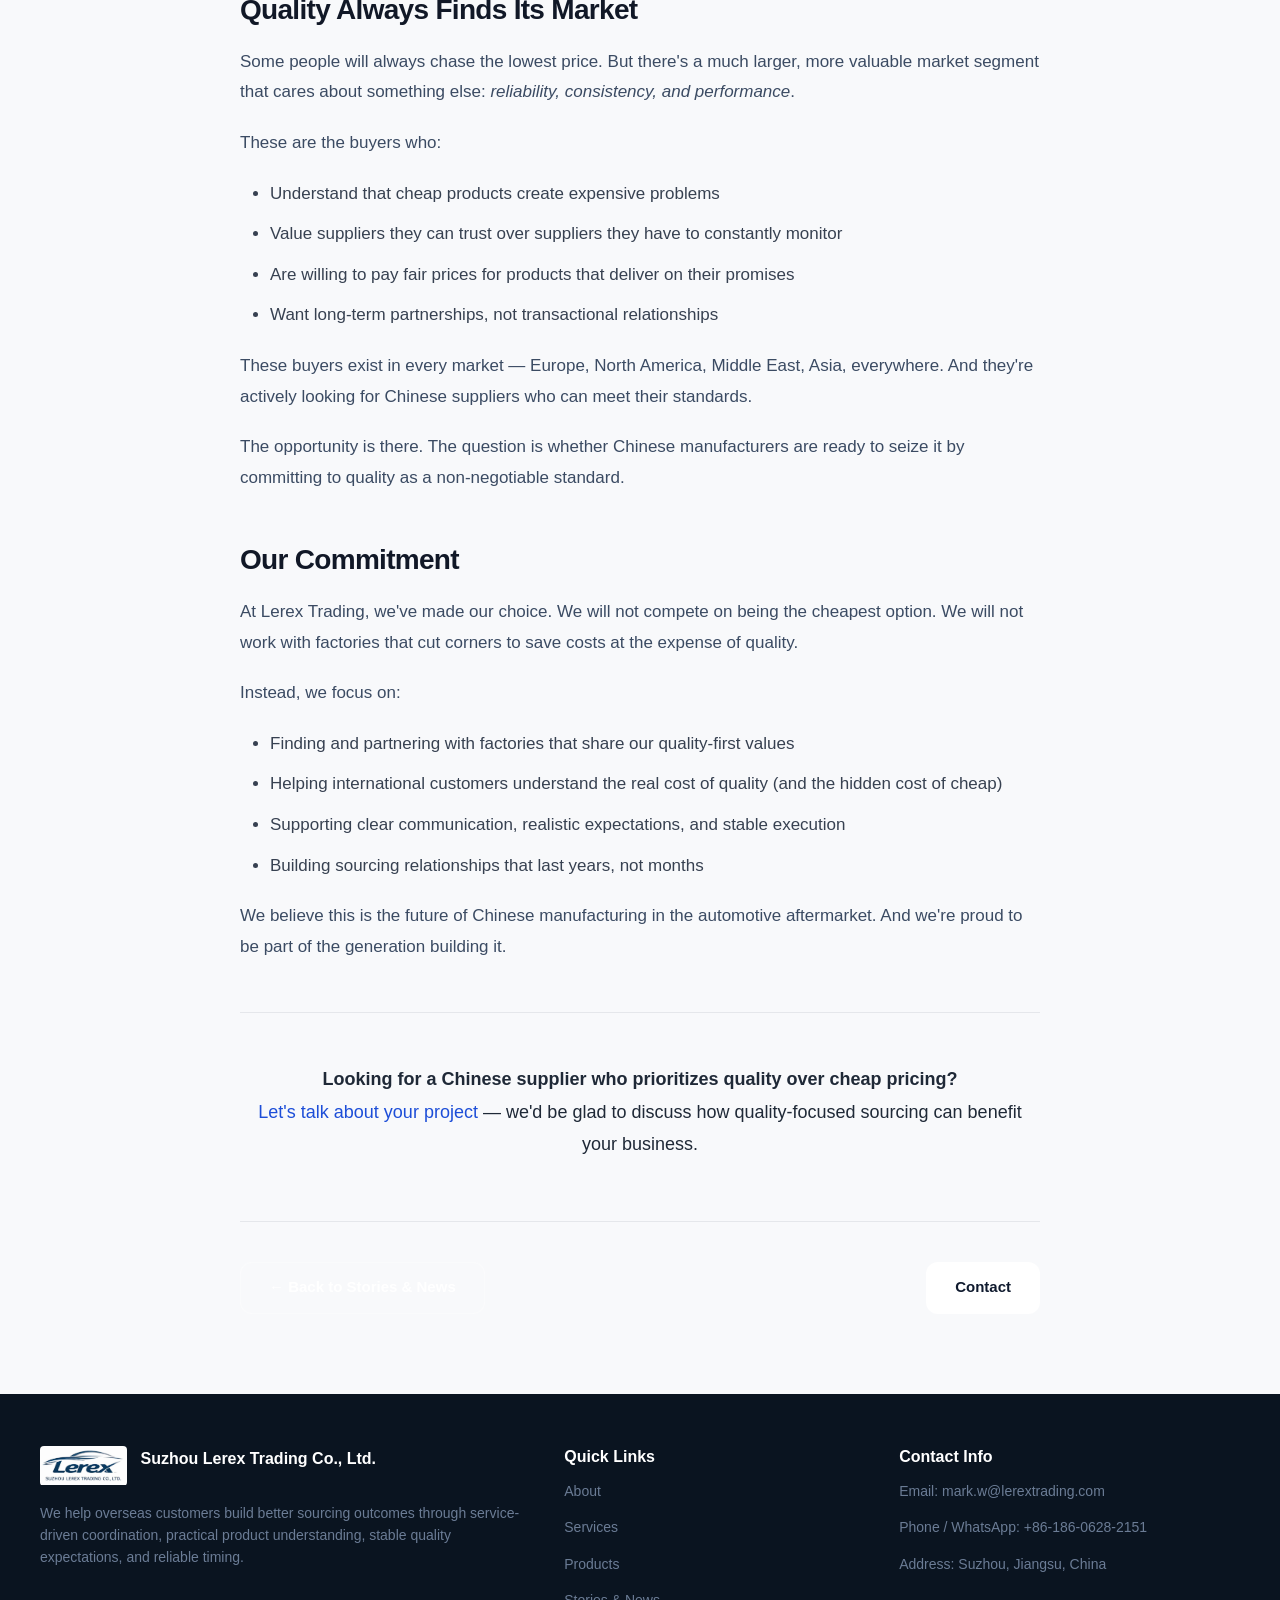
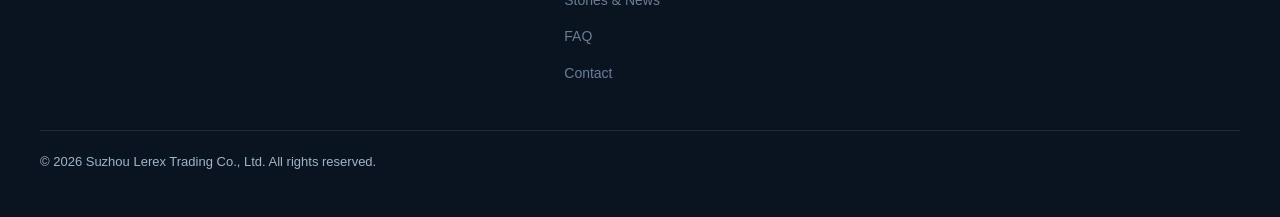
<file: story-china-manufacturing.html>
<!DOCTYPE html>
<html lang="en">
<head>
  <meta charset="UTF-8" />
  <meta name="viewport" content="width=device-width, initial-scale=1.0" />
  <title>Where Does China Manufacturing Go From Here?</title>
  <meta name="description" content="The future of Chinese manufacturing in automotive aftermarket: why quality, not price, is the only sustainable path forward." />
  <link rel="canonical" href="https://www.lerextrading.com/story-china-manufacturing.html" />
  <link rel="icon" href="favicon.ico" />
  <link rel="stylesheet" href="style.css" />
</head>
<body>
  <header class="site-header">
    <div class="container header-inner">
      <a href="index.html" class="brand" aria-label="Suzhou Lerex Trading Co., Ltd. Home">
        <img src="images/company_logo.jpg" alt="Lerex Trading Logo" class="brand-logo" />
        <div>
          <div class="brand-name">Suzhou Lerex Trading Co., Ltd.</div>
          <div class="brand-sub" data-i18n="brand_sub">Service-First Automotive Sourcing Partner</div>
        </div>
      </a>

      <button class="menu-toggle" aria-label="Toggle menu">☰</button>

      <nav class="site-nav" aria-label="Main navigation">
        <a href="index.html" data-i18n="nav_home">Home</a>
        <a href="about.html" data-i18n="nav_about">About</a>
        <a href="services.html" data-i18n="nav_services">Services</a>
        <a href="products.html" data-i18n="nav_products">Products</a>
        <a href="stories.html" class="active" data-i18n="nav_stories">Stories & News</a>
        <a href="faq.html" data-i18n="nav_faq">FAQ</a>
        <a href="contact.html" data-i18n="nav_contact">Contact</a>
      </nav>

      <div class="lang-switcher" aria-label="Language switcher">
        <label for="language-select" style="margin-right: 8px; font-weight: 500;">Language:</label>
        <select id="language-select" class="lang-select">
          <option value="en">English</option>
          <option value="ar">العربية (Arabic)</option>
          <option value="ja">日本語 (Japanese)</option>
          <option value="de">Deutsch (German)</option>
          <option value="ru">Русский (Russian)</option>
        </select>
      </div>
    </div>
  </header>

  <main>
    <article class="story-detail">
      <div class="container">
        <div class="breadcrumb">
          <a href="index.html" data-i18n="nav_home">Home</a> / <a href="stories.html" data-i18n="nav_stories">Stories & News</a> / <span>China Manufacturing Future</span>
        </div>

        <header class="story-header">
          <div class="story-meta">
            <span class="story-cat">Industry Insight</span>
            <time datetime="2026-04-02">April 2, 2026</time>
          </div>
          <h1>Where Does China Manufacturing Go From Here?</h1>
          <p class="story-excerpt">
            The era of competing on price alone is ending. For young Chinese entrepreneurs and factory owners 
            in the automotive aftermarket, the path forward isn't about being cheaper — it's about being better.
          </p>
        </header>

        <div class="story-content">
          <h2>Different Industries, Different Paths</h2>
          <p>
            There's no single answer to where "China manufacturing" should go. Different industries face different 
            realities, different market pressures, and different opportunities.
          </p>

          <p>
            But in the <strong>automotive aftermarket and modification parts industry</strong> — the space we know 
            best — the direction is clear: <em>quality is the only sustainable foundation</em>.
          </p>

          <p>
            Everything else — service, support, profitability, long-term relationships — can only be built on top 
            of consistent product quality. Without that foundation, nothing else matters.
          </p>

          <h2>The "Cheap" Trap: A Race to the Bottom</h2>
          <p>
            For decades, "Made in China" has been associated with one thing: <strong>low price</strong>.
          </p>

          <p>
            And yes, for certain products and certain buyers, price is the deciding factor. But here's the problem 
            with competing on price alone: <em>you can always find someone cheaper</em>.
          </p>

          <p>
            There will always be a factory willing to cut another corner, use slightly worse materials, skip a 
            quality check, or reduce packaging to save $0.10 per unit. If your only competitive advantage is being 
            the cheapest option, you're in a race with no finish line — only a cliff at the end.
          </p>

          <p>
            This isn't a path forward. It's a <strong>vicious downward spiral</strong> where everyone loses:
          </p>
          <ul>
            <li>Factories lose profitability and can't invest in better processes or materials</li>
            <li>Quality becomes inconsistent or poor</li>
            <li>Customers face failures, returns, and reputation damage</li>
            <li>The "Made in China" label becomes synonymous with "disposable" and "unreliable"</li>
          </ul>

          <p>
            We've seen this cycle repeat in product after product, category after category. And it benefits no one 
            in the long term — not the factory, not the buyer, and certainly not the end customer.
          </p>

          <h2>The New Generation's Mission: Quality First</h2>
          <p>
            Here's what gives us hope: <strong>the next generation of Chinese entrepreneurs and factory owners 
            thinks differently</strong>.
          </p>

          <p>
            Many young business owners and manufacturers — including us at Lerex — don't want to compete on being 
            the cheapest. We want to compete on being <em>the best at what we do</em>.
          </p>

          <p>
            We've seen what happens when you prioritize quality:
          </p>
          <ul>
            <li>Customers come back</li>
            <li>Relationships deepen into partnerships</li>
            <li>Reputation becomes your best marketing tool</li>
            <li>You can command fair pricing that allows reinvestment in even better processes</li>
            <li>Your work becomes something you're proud of, not just something you sell</li>
          </ul>

          <p>
            This shift isn't just idealistic — it's practical. Because no matter how the world changes, 
            <strong>there will always be people willing to pay for quality</strong>.
          </p>

          <h2>How Young Chinese Manufacturers Can Compete on Quality</h2>
          <p>
            So how do you move from "cheaper" to "better"? In the automotive aftermarket, we believe it comes 
            down to three pillars:
          </p>

          <img src="images/china-precision-manufacturing.jpg" alt="Precision manufacturing process in Chinese factory" style="width: 100%; height: auto; border-radius: 8px; margin: 30px 0;" />

          <h3>1. Control Your Materials</h3>
          <p>
            Great products start with great inputs. You can't build a premium brake disc with low-grade cast iron. 
            You can't deliver durable seat upholstery with thin, inconsistent leather.
          </p>

          <p>
            Controlling material sourcing — knowing where it comes from, verifying its specifications, and 
            rejecting substandard batches — is the first step toward consistent quality.
          </p>

          <h3>2. Control Your Processes</h3>
          <p>
            Quality doesn't come from inspection alone. It comes from <strong>process discipline</strong>.
          </p>

          <p>
            This means:
          </p>
          <ul>
            <li>Standardized manufacturing procedures that are followed every time</li>
            <li>Properly trained workers who understand why each step matters</li>
            <li>Investment in equipment that can consistently deliver precision</li>
            <li>A culture that values getting it right over getting it done fast</li>
          </ul>

          <p>
            The factories we respect most aren't necessarily the biggest or the cheapest — they're the ones 
            with the most disciplined, repeatable processes.
          </p>

          <h3>3. Control Your Inspection</h3>
          <p>
            Even the best materials and processes can have variation. That's why inspection is critical — not 
            as a way to catch defects and ship them anyway, but as a feedback loop to prevent defects from 
            happening in the first place.
          </p>

          <p>
            Serious quality control means:
          </p>
          <ul>
            <li>In-process checks, not just final inspections</li>
            <li>Clear acceptance/rejection criteria</li>
            <li>Willingness to stop production when something isn't right</li>
            <li>Tracking quality data over time to identify trends and improvement opportunities</li>
          </ul>

          <h2>Making Products You're Proud Of</h2>
          <p>
            Beyond operational excellence, there's something else the new generation brings to Chinese manufacturing: 
            <strong>the desire to create, not just replicate</strong>.
          </p>

          <img src="images/china-quality-products.jpg" alt="High-quality automotive products made in China" style="width: 100%; height: auto; border-radius: 8px; margin: 30px 0;" />

          <p>
            More young manufacturers are developing their own designs, building their own brand identities, and 
            offering customization capabilities that let international customers create products tailored to their 
            specific markets.
          </p>

          <p>
            This isn't about copying what already exists and making it cheaper. It's about understanding customer 
            needs, applying craftsmanship and engineering, and delivering products that solve real problems in 
            distinctive ways.
          </p>

          <p>
            That's the kind of manufacturing we believe in. That's the kind of factories we want to work with.
          </p>

          <h2>Quality Always Finds Its Market</h2>
          <p>
            Some people will always chase the lowest price. But there's a much larger, more valuable market segment 
            that cares about something else: <em>reliability, consistency, and performance</em>.
          </p>

          <p>
            These are the buyers who:
          </p>
          <ul>
            <li>Understand that cheap products create expensive problems</li>
            <li>Value suppliers they can trust over suppliers they have to constantly monitor</li>
            <li>Are willing to pay fair prices for products that deliver on their promises</li>
            <li>Want long-term partnerships, not transactional relationships</li>
          </ul>

          <p>
            These buyers exist in every market — Europe, North America, Middle East, Asia, everywhere. And they're 
            actively looking for Chinese suppliers who can meet their standards.
          </p>

          <p>
            The opportunity is there. The question is whether Chinese manufacturers are ready to seize it by committing 
            to quality as a non-negotiable standard.
          </p>

          <h2>Our Commitment</h2>
          <p>
            At Lerex Trading, we've made our choice. We will not compete on being the cheapest option. We will not 
            work with factories that cut corners to save costs at the expense of quality.
          </p>

          <p>
            Instead, we focus on:
          </p>
          <ul>
            <li>Finding and partnering with factories that share our quality-first values</li>
            <li>Helping international customers understand the real cost of quality (and the hidden cost of cheap)</li>
            <li>Supporting clear communication, realistic expectations, and stable execution</li>
            <li>Building sourcing relationships that last years, not months</li>
          </ul>

          <p>
            We believe this is the future of Chinese manufacturing in the automotive aftermarket. And we're proud 
            to be part of the generation building it.
          </p>

          <hr style="margin: 50px 0; border: none; border-top: 1px solid #e5e7eb;" />

          <p style="text-align: center; font-size: 18px; color: #1f2937;">
            <strong>Looking for a Chinese supplier who prioritizes quality over cheap pricing?</strong><br>
            <a href="contact.html" style="color: #1d4ed8;">Let's talk about your project</a> — we'd be glad to discuss 
            how quality-focused sourcing can benefit your business.
          </p>
        </div>

        <footer class="story-footer">
          <a href="stories.html" class="btn btn-secondary" data-i18n="stories_back">← Back to Stories & News</a>
          <a href="contact.html" class="btn btn-primary" data-i18n="nav_contact">Contact Us</a>
        </footer>
      </div>
    </article>
  </main>

  <footer class="site-footer">
    <div class="container">
      <div class="footer-grid">
        <div>
          <div class="footer-brand">
            <img src="images/company_logo.jpg" alt="Lerex Trading Logo" class="footer-logo" />
            <div class="footer-title">Suzhou Lerex Trading Co., Ltd.</div>
          </div>
          <p class="small" data-i18n="footer_desc">
            We help overseas customers build better sourcing outcomes through service-driven coordination, 
            practical product understanding, stable quality expectations, and reliable timing.
          </p>
        </div>

        <div>
          <div class="footer-title" data-i18n="footer_quick">Quick Links</div>
          <p class="small"><a href="about.html" data-i18n="nav_about">About</a></p>
          <p class="small"><a href="services.html" data-i18n="nav_services">Services</a></p>
          <p class="small"><a href="products.html" data-i18n="nav_products">Products</a></p>
          <p class="small"><a href="stories.html" data-i18n="nav_stories">Stories & News</a></p>
          <p class="small"><a href="faq.html" data-i18n="nav_faq">FAQ</a></p>
          <p class="small"><a href="contact.html" data-i18n="nav_contact">Contact</a></p>
        </div>

        <div>
          <div class="footer-title" data-i18n="footer_contact">Contact Info</div>
          <p class="small"><span data-i18n="footer_email_label">Email</span>: <a href="mailto:mark.w@lerextrading.com">mark.w@lerextrading.com</a></p>
          <p class="small"><span data-i18n="footer_phone_label">Phone / WhatsApp</span>: <a href="tel:+8618606282151">+86-186-0628-2151</a></p>
          <p class="small"><span data-i18n="footer_addr_label">Address</span>: Suzhou, Jiangsu, China</p>
        </div>
      </div>

      <div class="copy" data-i18n="footer_copy">© 2026 Suzhou Lerex Trading Co., Ltd. All rights reserved.</div>
    </div>
  </footer>

  <script src="script.js"></script>
</body>
</html>
</file>
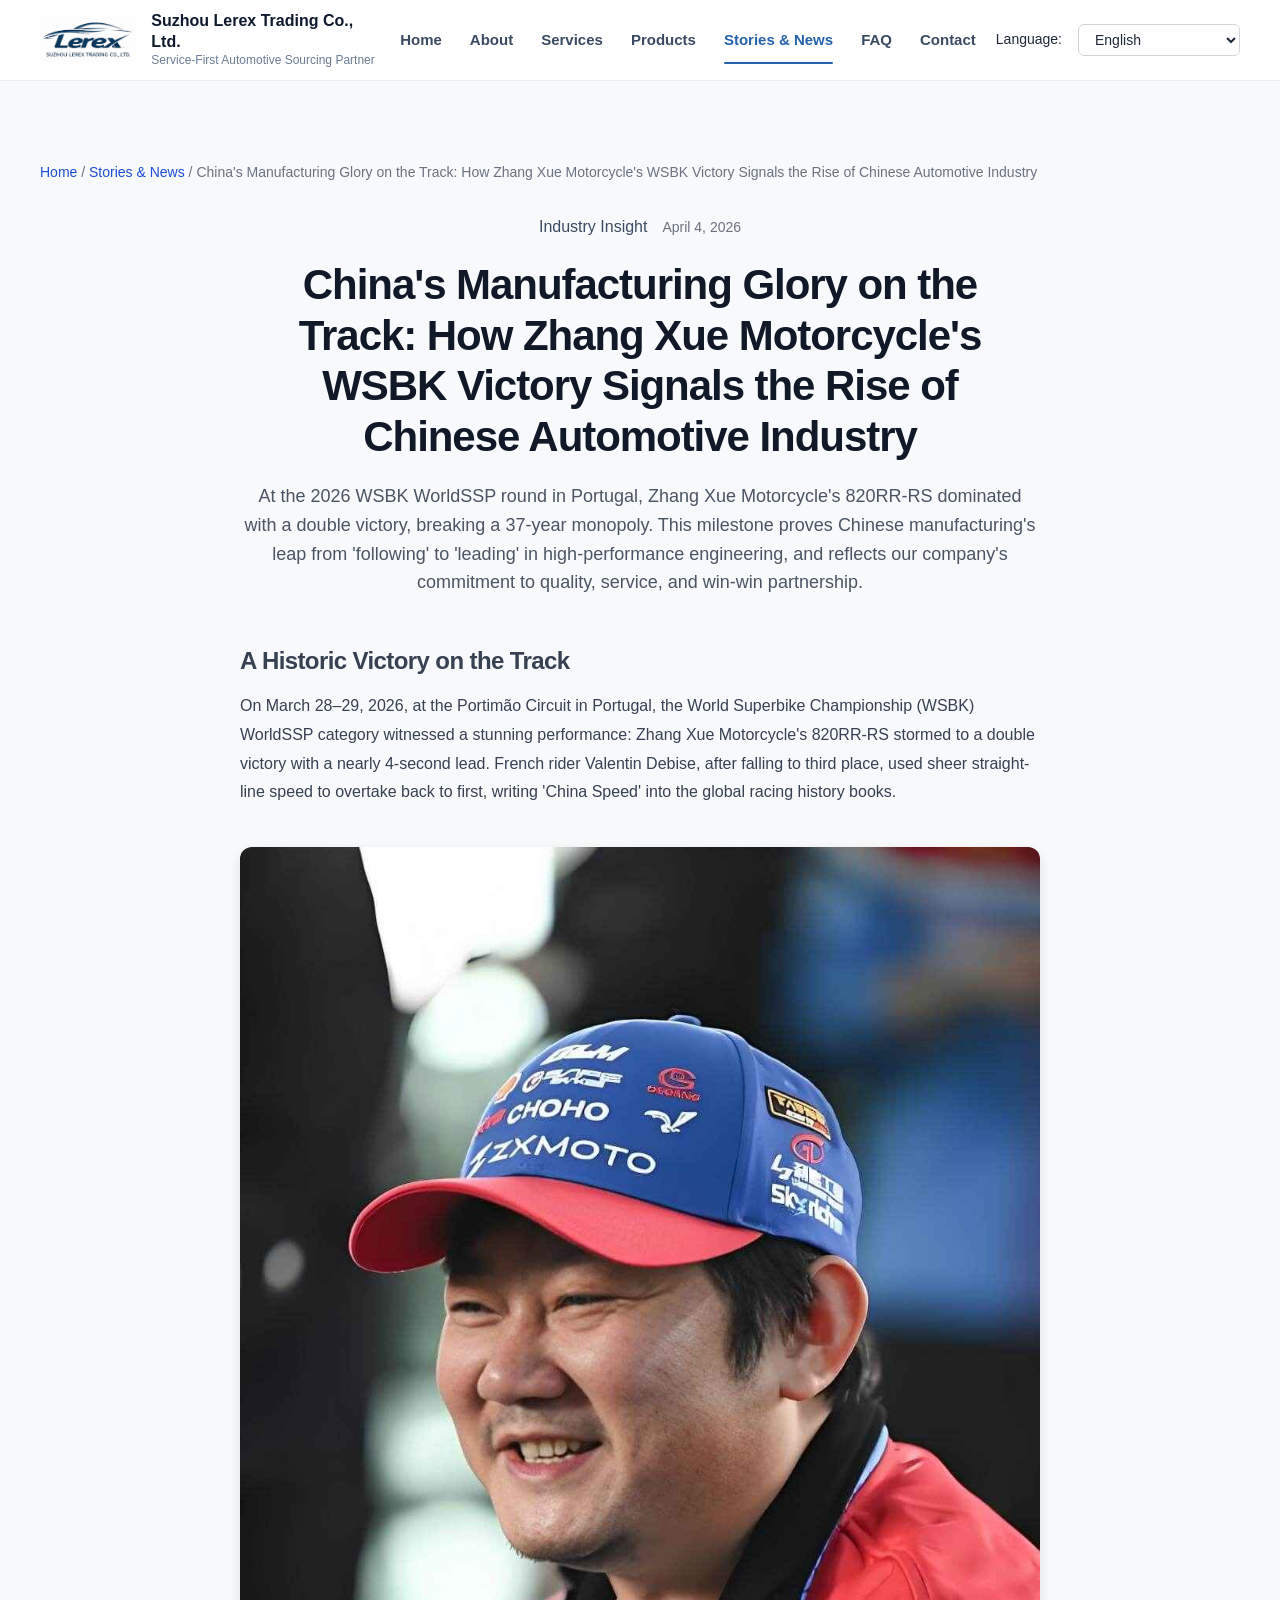
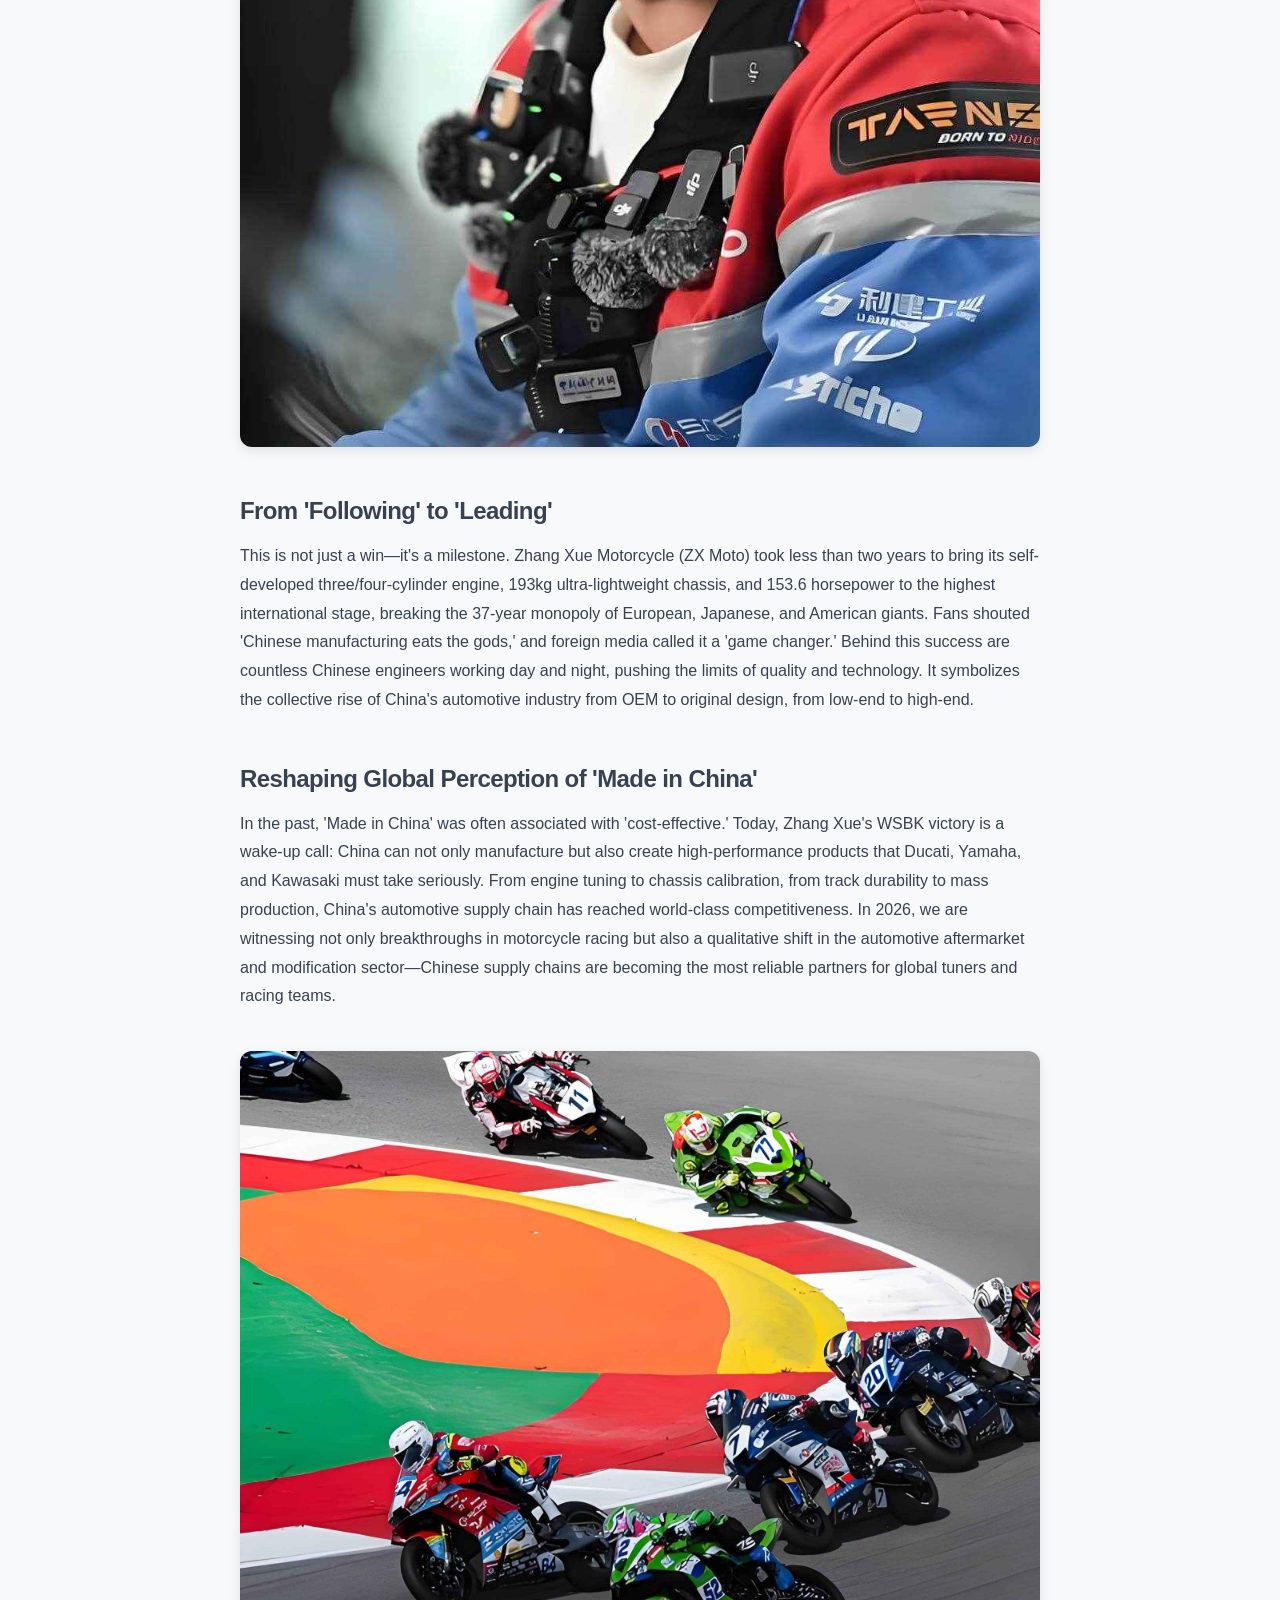
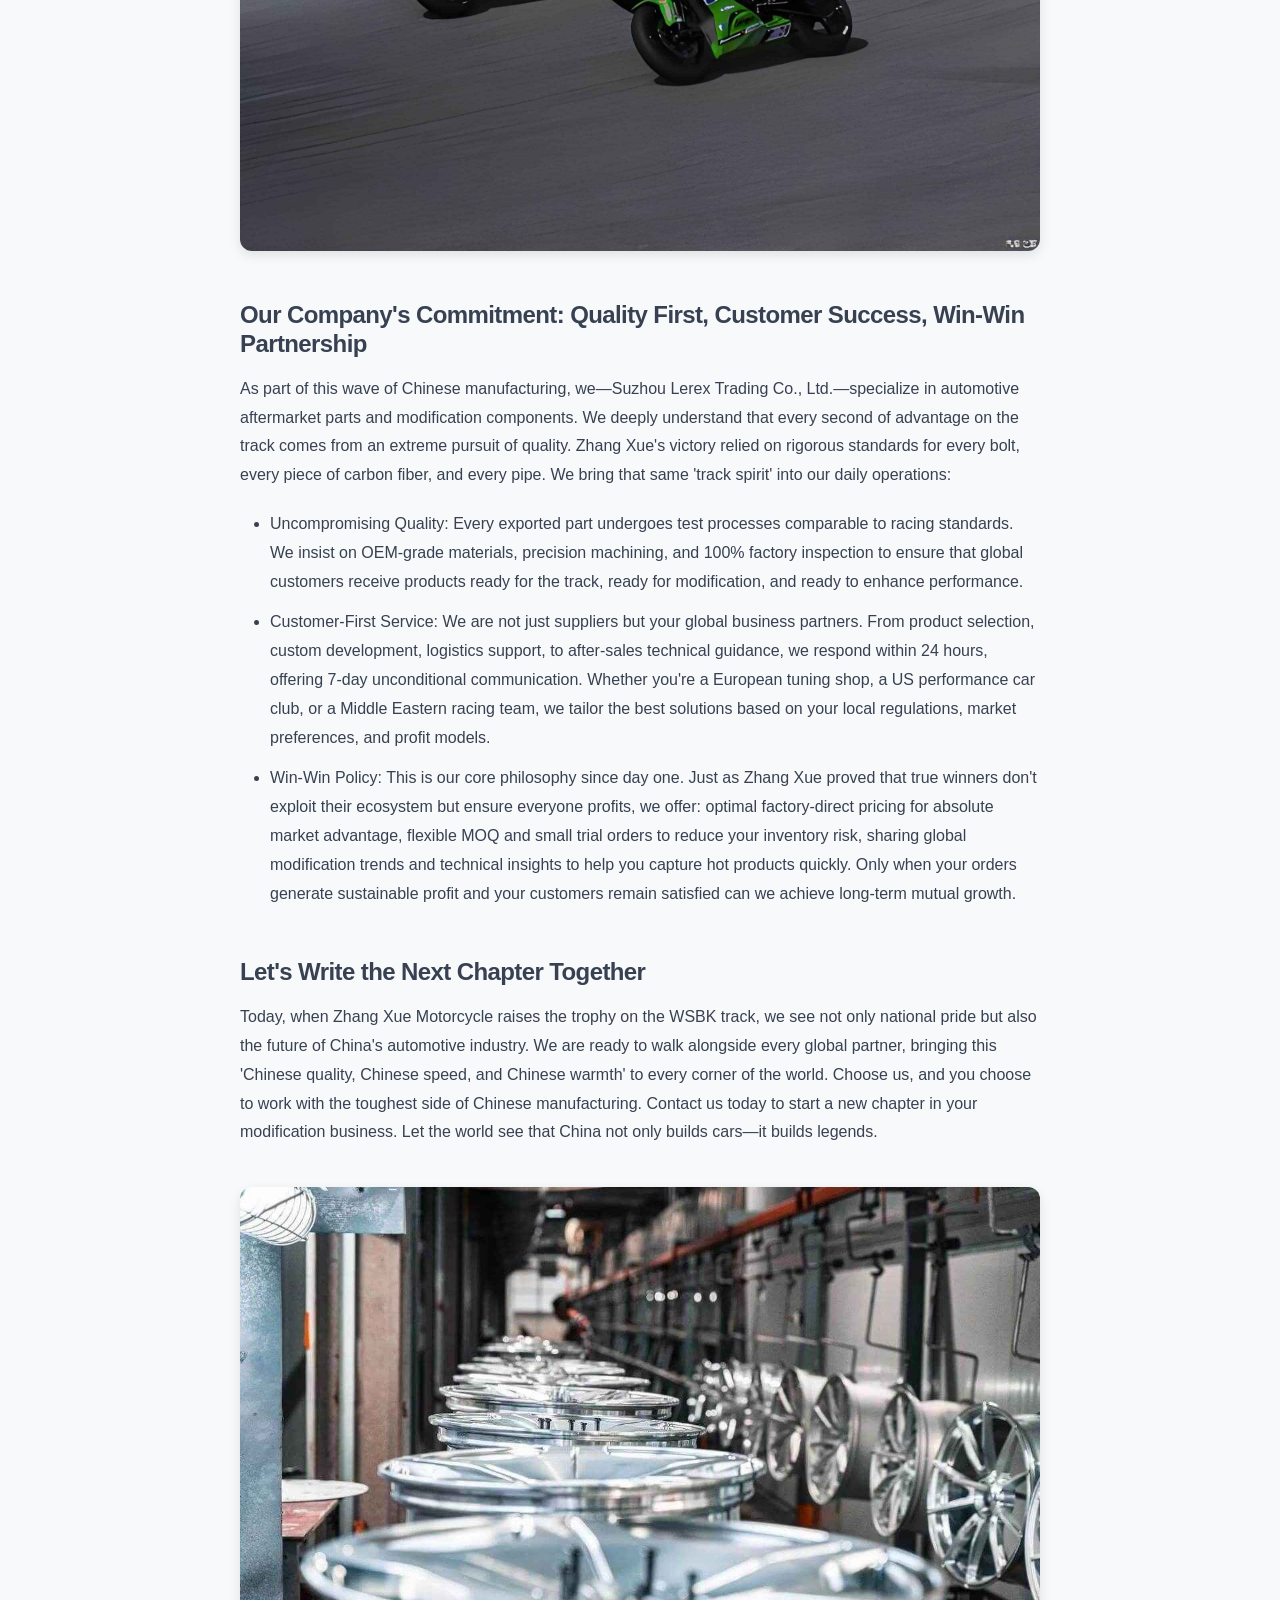
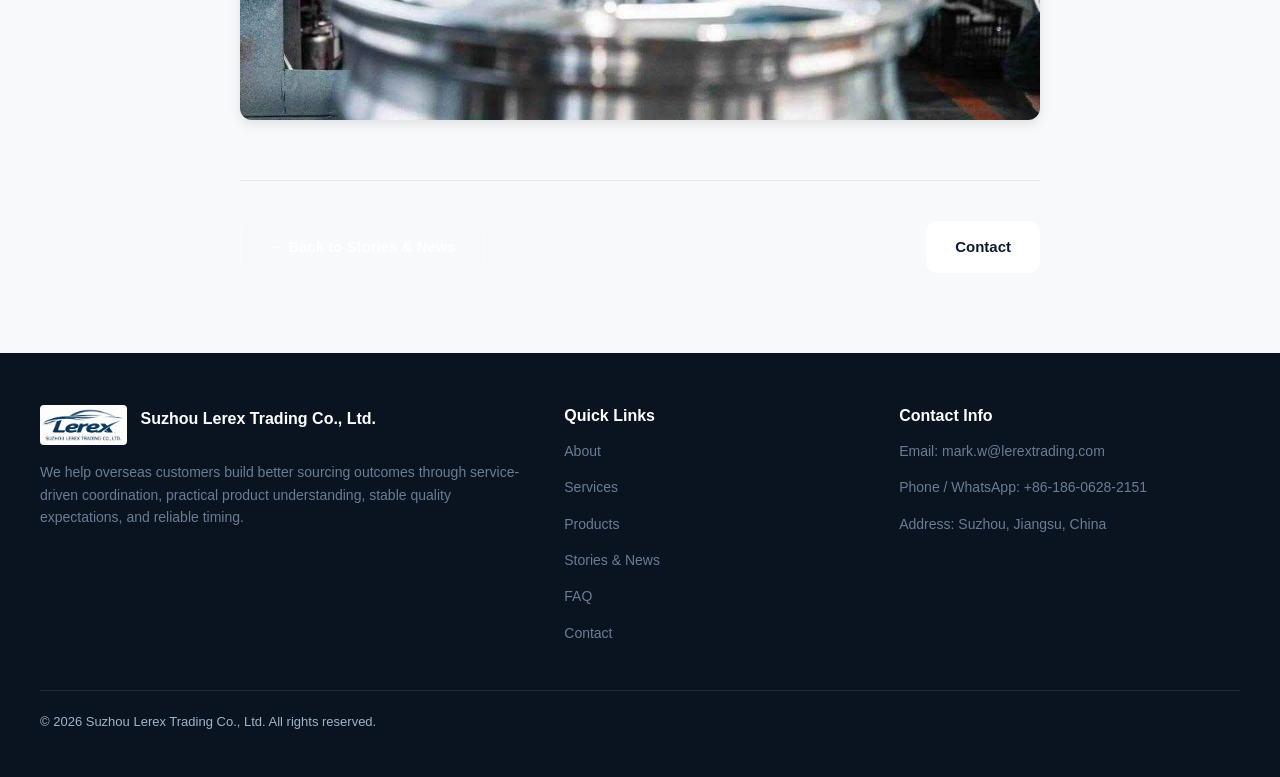
<file: story-china-motorsport-wsbk.html>
<!DOCTYPE html>
<html lang="en">
<head>
  <meta charset="UTF-8" />
  <meta name="viewport" content="width=device-width, initial-scale=1.0" />
  <title>China's Manufacturing Glory on the Track – How Zhang Xue Motorcycle's WSBK Victory Signals the Rise of Chinese Automotive Industry</title>
  <meta name="description" content="Zhang Xue Motorcycle's historic double victory at WSBK 2026 proves Chinese manufacturing's leap to high-performance engineering. Read how this milestone aligns with our company's commitment to quality, service, and win-win partnership." />
  <link rel="canonical" href="https://www.lerextrading.com/story-china-motorsport-wsbk.html" />
  <link rel="icon" href="favicon.ico" />
  <link rel="stylesheet" href="style.css" />
</head>
<body>
  <header class="site-header">
    <div class="container header-inner">
      <a href="index.html" class="brand" aria-label="Suzhou Lerex Trading Co., Ltd. Home">
        <img src="images/company_logo.jpg" alt="Lerex Trading Logo" class="brand-logo" />
        <div>
          <div class="brand-name">Suzhou Lerex Trading Co., Ltd.</div>
          <div class="brand-sub" data-i18n="brand_sub">Service-First Automotive Sourcing Partner</div>
        </div>
      </a>

      <button class="menu-toggle" aria-label="Toggle menu">☰</button>

      <nav class="site-nav" aria-label="Main navigation">
        <a href="index.html" data-i18n="nav_home">Home</a>
        <a href="about.html" data-i18n="nav_about">About</a>
        <a href="services.html" data-i18n="nav_services">Services</a>
        <a href="products.html" data-i18n="nav_products">Products</a>
        <a href="stories.html" class="active" data-i18n="nav_stories">Stories & News</a>
        <a href="faq.html" data-i18n="nav_faq">FAQ</a>
        <a href="contact.html" data-i18n="nav_contact">Contact</a>
      </nav>

      <div class="lang-switcher" aria-label="Language switcher">
        <label for="language-select" style="margin-right: 8px; font-weight: 500;">Language:</label>
        <select id="language-select" class="lang-select">
          <option value="en">English</option>
          <option value="ar">العربية (Arabic)</option>
          <option value="ja">日本語 (Japanese)</option>
          <option value="de">Deutsch (German)</option>
          <option value="ru">Русский (Russian)</option>
        </select>
      </div>
    </div>
  </header>

  <main>
    <article class="story-detail">
      <div class="container">
        <div class="breadcrumb">
          <a href="index.html" data-i18n="nav_home">Home</a> / <a href="stories.html" data-i18n="nav_stories">Stories & News</a> / <span id="breadcrumb-title">China Motorsport Glory</span>
        </div>

        <header class="story-header">
          <div class="story-meta">
            <span class="story-cat" id="article-category">Industry Insight</span>
            <time id="article-date" datetime="2026-04-04">April 4, 2026</time>
          </div>
          <h1 id="article-title">China's Manufacturing Glory on the Track: How Zhang Xue Motorcycle's WSBK Victory Signals the Rise of Chinese Automotive Industry</h1>
          <p class="story-excerpt" id="article-intro">
            At the 2026 WSBK WorldSSP round in Portugal, Zhang Xue Motorcycle's 820RR-RS dominated with a double victory, breaking a 37-year monopoly. This milestone proves Chinese manufacturing's leap from "following" to "leading" in high-performance engineering.
          </p>
        </header>

        <div class="story-content" id="article-content">
          <!-- 动态渲染的文章正文 -->
        </div>

        <footer class="story-footer">
          <a href="stories.html" class="btn btn-secondary" data-i18n="stories_back">← Back to Stories & News</a>
          <a href="contact.html" class="btn btn-primary" data-i18n="nav_contact">Contact Us</a>
        </footer>
      </div>
    </article>
  </main>

  <footer class="site-footer">
    <div class="container">
      <div class="footer-grid">
        <div>
          <div class="footer-brand">
            <img src="images/company_logo.jpg" alt="Lerex Trading Logo" class="footer-logo" />
            <div class="footer-title">Suzhou Lerex Trading Co., Ltd.</div>
          </div>
          <p class="small" data-i18n="footer_desc">
            We help overseas customers build better sourcing outcomes through service-driven coordination, 
            practical product understanding, stable quality expectations, and reliable timing.
          </p>
        </div>

        <div>
          <div class="footer-title" data-i18n="footer_quick">Quick Links</div>
          <p class="small"><a href="about.html" data-i18n="nav_about">About</a></p>
          <p class="small"><a href="services.html" data-i18n="nav_services">Services</a></p>
          <p class="small"><a href="products.html" data-i18n="nav_products">Products</a></p>
          <p class="small"><a href="stories.html" data-i18n="nav_stories">Stories & News</a></p>
          <p class="small"><a href="faq.html" data-i18n="nav_faq">FAQ</a></p>
          <p class="small"><a href="contact.html" data-i18n="nav_contact">Contact</a></p>
        </div>

        <div>
          <div class="footer-title" data-i18n="footer_contact">Contact Info</div>
          <p class="small"><span data-i18n="footer_email_label">Email</span>: <a href="mailto:mark.w@lerextrading.com">mark.w@lerextrading.com</a></p>
          <p class="small"><span data-i18n="footer_phone_label">Phone / WhatsApp</span>: <a href="tel:+8618606282151">+86-186-0628-2151</a></p>
          <p class="small"><span data-i18n="footer_addr_label">Address</span>: Suzhou, Jiangsu, China</p>
        </div>
      </div>

      <div class="copy" data-i18n="footer_copy">© 2026 Suzhou Lerex Trading Co., Ltd. All rights reserved.</div>
    </div>
  </footer>

  <script src="script.js"></script>
  <script>
    (function() {
      const ARTICLE_ID = 'china-motorsport-wsbk';
      
      // 图片配置：请确保 images/ 文件夹下有对应文件
      const imagesToInsert = [
        { src: 'images/zhangxue-racing-bike.jpg', alt: 'Zhang Xue Motorcycle 820RR-RS racing bike on track', afterSection: 0, caption: '' },
        { src: 'images/wsbk-race-action.jpg', alt: 'WSBK race action at Portimão circuit', afterSection: 2, caption: '' },
        { src: 'images/china-manufacturing-factory.jpg', alt: 'Advanced Chinese manufacturing factory for automotive parts', afterSection: 4, caption: '' }
      ];
      
      function renderStoryWithImages() {
        const article = articleContent[ARTICLE_ID];
        if (!article) {
          console.error('Article content not found for ID:', ARTICLE_ID);
          return;
        }
        // 使用全局 currentLang（由 script.js 提供）
        const lang = (typeof currentLang !== 'undefined') ? currentLang : 'en';
        const content = article[lang] || article.en;
        if (!content) return;
        
        // 更新元数据
        const categoryEl = document.getElementById('article-category');
        const dateEl = document.getElementById('article-date');
        const titleEl = document.getElementById('article-title');
        const introEl = document.getElementById('article-intro');
        const breadcrumbTitle = document.getElementById('breadcrumb-title');
        const contentContainer = document.getElementById('article-content');
        
        if (categoryEl) categoryEl.textContent = content.category;
        if (dateEl) dateEl.textContent = content.date;
        if (titleEl) titleEl.textContent = content.title;
        if (introEl) introEl.textContent = content.intro;
        if (breadcrumbTitle) breadcrumbTitle.textContent = content.title.split(' — ')[0];
        
        if (contentContainer) {
          contentContainer.innerHTML = '';
          if (content.sections && content.sections.length) {
            for (let i = 0; i < content.sections.length; i++) {
              const section = content.sections[i];
              const sectionDiv = document.createElement('div');
              sectionDiv.className = 'article-section';
              
              const heading = document.createElement('h2');
              heading.textContent = section.heading;
              sectionDiv.appendChild(heading);
              
              const paragraph = document.createElement('p');
              paragraph.textContent = section.content;
              sectionDiv.appendChild(paragraph);
              
              if (section.list && section.list.length) {
                const ul = document.createElement('ul');
                ul.className = 'article-list';
                section.list.forEach(item => {
                  const li = document.createElement('li');
                  li.textContent = item;
                  ul.appendChild(li);
                });
                sectionDiv.appendChild(ul);
              }
              
              contentContainer.appendChild(sectionDiv);
              
              // 在指定 section 后插入图片
              const imgToInsert = imagesToInsert.find(img => img.afterSection === i);
              if (imgToInsert) {
                const imgWrapper = document.createElement('div');
                imgWrapper.className = 'story-image-wrapper';
                imgWrapper.style.margin = '40px 0';
                imgWrapper.style.textAlign = 'center';
                
                const img = document.createElement('img');
                img.src = imgToInsert.src;
                img.alt = imgToInsert.alt;
                img.loading = 'lazy';
                img.style.maxWidth = '100%';
                img.style.height = 'auto';
                img.style.borderRadius = '12px';
                img.style.boxShadow = '0 4px 12px rgba(0,0,0,0.1)';
                img.onerror = function() {
                  this.onerror = null;
                  this.alt = 'Image not found: ' + imgToInsert.src;
                  this.style.backgroundColor = '#f0f0f0';
                  this.style.padding = '20px';
                  this.style.textAlign = 'center';
                  this.style.color = '#999';
                };
                imgWrapper.appendChild(img);
                
                if (imgToInsert.caption) {
                  const caption = document.createElement('p');
                  caption.textContent = imgToInsert.caption;
                  caption.style.fontSize = '14px';
                  caption.style.color = '#6c757d';
                  caption.style.marginTop = '8px';
                  caption.style.textAlign = 'center';
                  imgWrapper.appendChild(caption);
                }
                
                contentContainer.appendChild(imgWrapper);
              }
            }
          } else {
            // 兼容无 sections 的情况
            if (content.conclusion) {
              const conclusionDiv = document.createElement('div');
              conclusionDiv.className = 'article-conclusion';
              const p = document.createElement('p');
              p.textContent = content.conclusion;
              conclusionDiv.appendChild(p);
              contentContainer.appendChild(conclusionDiv);
            }
            if (content.cta) {
              const ctaDiv = document.createElement('div');
              ctaDiv.className = 'article-cta';
              const p = document.createElement('p');
              p.textContent = content.cta;
              ctaDiv.appendChild(p);
              const ctaLink = document.createElement('a');
              ctaLink.href = 'contact.html';
              ctaLink.className = 'btn btn-primary';
              ctaLink.textContent = (typeof translations !== 'undefined' && translations[lang] && translations[lang].nav_contact) ? translations[lang].nav_contact : 'Contact Us';
              ctaDiv.appendChild(ctaLink);
              contentContainer.appendChild(ctaDiv);
            }
          }
        }
        document.title = content.title + ' - Lerex Trading';
      }
      
      // 初始化渲染
      function init() {
        renderStoryWithImages();
        const langSelect = document.getElementById('language-select');
        if (langSelect) {
          // 移除旧监听器避免重复
          const newSelect = langSelect.cloneNode(true);
          langSelect.parentNode.replaceChild(newSelect, langSelect);
          newSelect.addEventListener('change', function(e) {
            if (typeof currentLang !== 'undefined') {
              window.currentLang = e.target.value;
              localStorage.setItem('selectedLanguage', window.currentLang);
              if (typeof applyLanguage === 'function') applyLanguage(window.currentLang);
            } else {
              localStorage.setItem('selectedLanguage', e.target.value);
            }
            renderStoryWithImages();
            if (typeof applyLanguage === 'function') applyLanguage(e.target.value);
          });
        }
      }
      
      if (document.readyState === 'loading') {
        document.addEventListener('DOMContentLoaded', init);
      } else {
        init();
      }
    })();
  </script>
</body>
</html>
</file>
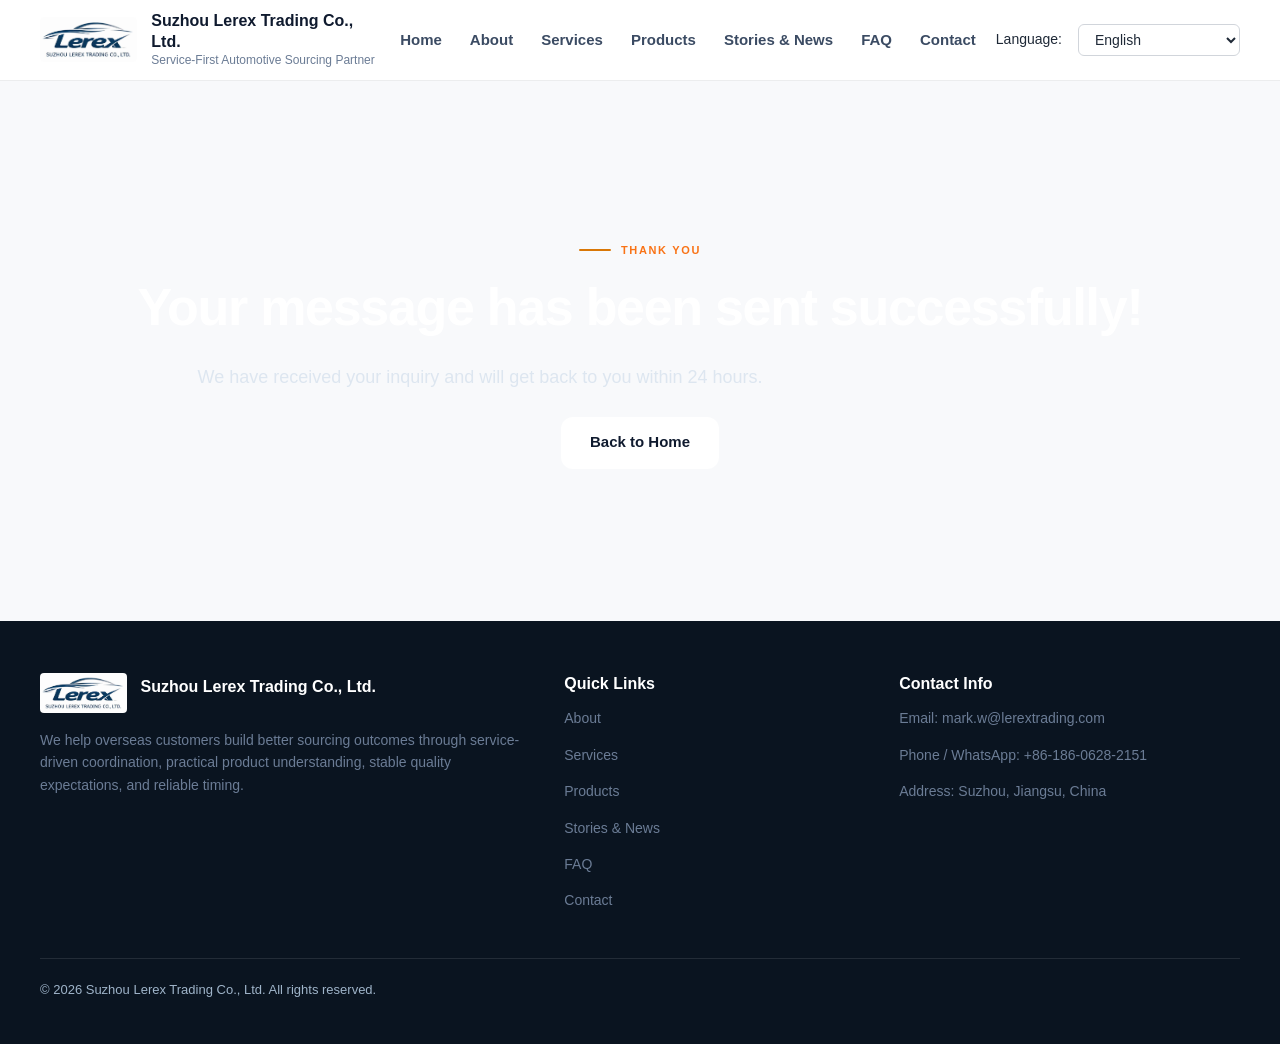
<file: thanks.html>
<!DOCTYPE html>
<html lang="en">
<head>
  <meta charset="UTF-8" />
  <meta name="viewport" content="width=device-width, initial-scale=1.0" />
  <title>Thank You - Suzhou Lerex Trading Co., Ltd.</title>
  <meta name="description" content="Your message has been sent successfully. We will get back to you within 24 hours." />
  <meta name="robots" content="noindex, follow" />
  <link rel="canonical" href="https://www.lerextrading.com/thanks.html" />
  <link rel="icon" href="favicon.ico" />
  <link rel="stylesheet" href="style.css" />
</head>
<body>
  <header class="site-header">
    <div class="container header-inner">
      <a href="index.html" class="brand" aria-label="Suzhou Lerex Trading Co., Ltd. Home">
        <img src="images/company_logo.jpg" alt="Lerex Trading Logo" class="brand-logo" />
        <div>
          <div class="brand-name">Suzhou Lerex Trading Co., Ltd.</div>
          <div class="brand-sub" data-i18n="brand_sub">Service-First Automotive Sourcing Partner</div>
        </div>
      </a>

      <button class="menu-toggle" aria-label="Toggle menu">☰</button>

      <nav class="site-nav" aria-label="Main navigation">
        <a href="index.html" data-i18n="nav_home">Home</a>
        <a href="about.html" data-i18n="nav_about">About</a>
        <a href="services.html" data-i18n="nav_services">Services</a>
        <a href="products.html" data-i18n="nav_products">Products</a>
        <a href="stories.html" data-i18n="nav_stories">Stories & News</a>
        <a href="faq.html" data-i18n="nav_faq">FAQ</a>
        <a href="contact.html" data-i18n="nav_contact">Contact</a>
      </nav>

      <div class="lang-switcher" aria-label="Language switcher">
        <label for="language-select" style="margin-right: 8px; font-weight: 500;">Language:</label>
        <select id="language-select" class="lang-select">
          <option value="en">English</option>
          <option value="ar">العربية (Arabic)</option>
          <option value="ja">日本語 (Japanese)</option>
          <option value="de">Deutsch (German)</option>
          <option value="ru">Русский (Russian)</option>
        </select>
      </div>
    </div>
  </header>

  <main>
    <section class="page-hero" style="min-height: 60vh; display: flex; align-items: center;">
      <div class="container" style="text-align: center;">
        <div class="badge" data-i18n="thanks_badge">Thank You</div>
        <h1 data-i18n="thanks_title">Your message has been sent successfully!</h1>
        <p style="font-size: 18px; margin: 24px 0;" data-i18n="thanks_message">
          We have received your inquiry and will get back to you within 24 hours.
        </p>
        <a href="index.html" class="btn btn-primary" data-i18n="thanks_back_home">Back to Home</a>
      </div>
    </section>
  </main>

  <footer class="site-footer">
    <div class="container">
      <div class="footer-grid">
        <div>
          <div class="footer-brand">
            <img src="images/company_logo.jpg" alt="Lerex Trading Logo" class="footer-logo" />
            <div class="footer-title">Suzhou Lerex Trading Co., Ltd.</div>
          </div>
          <p class="small" data-i18n="footer_desc">
            We help overseas customers build better sourcing outcomes through service-driven coordination, 
            practical product understanding, stable quality expectations, and reliable timing.
          </p>
        </div>

        <div>
          <div class="footer-title" data-i18n="footer_quick">Quick Links</div>
          <p class="small"><a href="about.html" data-i18n="nav_about">About</a></p>
          <p class="small"><a href="services.html" data-i18n="nav_services">Services</a></p>
          <p class="small"><a href="products.html" data-i18n="nav_products">Products</a></p>
          <p class="small"><a href="stories.html" data-i18n="nav_stories">Stories & News</a></p>
          <p class="small"><a href="faq.html" data-i18n="nav_faq">FAQ</a></p>
          <p class="small"><a href="contact.html" data-i18n="nav_contact">Contact</a></p>
        </div>

        <div>
          <div class="footer-title" data-i18n="footer_contact">Contact Info</div>
          <p class="small"><span data-i18n="footer_email_label">Email</span>: <a href="mailto:mark.w@lerextrading.com">mark.w@lerextrading.com</a></p>
          <p class="small"><span data-i18n="footer_phone_label">Phone / WhatsApp</span>: <a href="tel:+8618606282151">+86-186-0628-2151</a></p>
          <p class="small"><span data-i18n="footer_addr_label">Address</span>: Suzhou, Jiangsu, China</p>
        </div>
      </div>

      <div class="copy" data-i18n="footer_copy">© 2026 Suzhou Lerex Trading Co., Ltd. All rights reserved.</div>
    </div>
  </footer>

  <script src="script.js"></script>
</body>
</html>
</file>
<file: style.css>
:root {
  --bg: #f8f9fb;
  --surface: #ffffff;
  --surface-2: #f3f5f8;
  --ink: #0f1a2e;
  --text: #3b4b63;
  --muted: #6b7c95;
  --line: #e1e7ef;
  --line-strong: #cbd4e0;
  --primary: #2563ab;
  --primary-2: #3b7bc7;
  --accent: #d97706;
  --dark: #0a1420;
  --success: #059669;
  --radius: 16px;
  --radius-sm: 10px;
  --shadow: 0 8px 24px rgba(15, 26, 46, 0.08);
  --shadow-lg: 0 16px 48px rgba(15, 26, 46, 0.12);
  --max: 1200px;
  --transition: all 0.25s cubic-bezier(0.4, 0, 0.2, 1);
}

*,
*::before,
*::after {
  box-sizing: border-box;
}

html {
  scroll-behavior: smooth;
}

body {
  margin: 0;
  font-family: -apple-system, BlinkMacSystemFont, 'Segoe UI', Inter, Roboto, 'Helvetica Neue', Arial, sans-serif;
  color: var(--text);
  background: var(--bg);
  line-height: 1.65;
  -webkit-font-smoothing: antialiased;
  text-rendering: optimizeLegibility;
}

a {
  text-decoration: none;
  color: inherit;
  transition: var(--transition);
}

img {
  display: block;
  max-width: 100%;
  height: auto;
}

button,
input,
textarea {
  font: inherit;
}

.container {
  width: min(calc(100% - 40px), var(--max));
  margin: 0 auto;
}

.section {
  padding: 96px 0;
}

.section-white {
  background: #fff;
}

.section-soft {
  background: #f7f9fc;
}

.section-dark {
  background: #0d1b2e;
  color: #d4e0ed;
}

.section-dark h1,
.section-dark h2,
.section-dark h3,
.section-dark h4 {
  color: #fff;
}

.section-dark p {
  color: #c2d1e0;
}

.text-center {
  text-align: center;
}

.badge {
  display: inline-flex;
  align-items: center;
  gap: 10px;
  font-size: 11px;
  letter-spacing: 0.15em;
  text-transform: uppercase;
  color: var(--accent);
  font-weight: 700;
  margin-bottom: 16px;
}

.badge::before {
  content: "";
  width: 32px;
  height: 2px;
  background: var(--accent);
  border-radius: 2px;
}

h1, h2, h3, h4 {
  margin: 0 0 16px;
  line-height: 1.2;
  color: var(--ink);
  letter-spacing: -0.025em;
  font-weight: 700;
}

h1 {
  font-size: 52px;
  font-weight: 800;
}

h2 {
  font-size: 40px;
}

h3 {
  font-size: 26px;
}

h4 {
  font-size: 20px;
}

p {
  margin: 0 0 14px;
  color: var(--text);
}

.small {
  font-size: 14px;
  color: var(--muted);
  line-height: 1.6;
}

.section-head {
  max-width: 860px;
  margin: 0 auto 44px;
}

.section-head.left {
  margin: 0 0 44px;
}

/* Header */
.site-header {
  position: sticky;
  top: 0;
  z-index: 999;
  background: rgba(255, 255, 255, 0.94);
  border-bottom: 1px solid rgba(15, 26, 46, 0.08);
  backdrop-filter: blur(16px);
}

.header-inner {
  min-height: 80px;
  display: flex;
  align-items: center;
  justify-content: space-between;
  gap: 20px;
}

.brand {
  display: flex;
  align-items: center;
  gap: 14px;
  min-width: 0;
}

.brand-logo {
  height: 45px;
  width: auto;
  max-width: 180px;
  object-fit: contain;
  border-radius: 4px;
}

.brand-name {
  font-weight: 800;
  font-size: 16px;
  color: var(--ink);
  line-height: 1.3;
}

.brand-sub {
  font-size: 12px;
  color: var(--muted);
  line-height: 1.4;
}

.site-nav {
  display: flex;
  align-items: center;
  gap: 28px;
}

.site-nav a {
  color: var(--text);
  font-size: 15px;
  font-weight: 600;
  position: relative;
  transition: var(--transition);
}

.site-nav a:hover,
.site-nav a.active {
  color: var(--primary);
}

.site-nav a.active::after {
  content: "";
  position: absolute;
  left: 0;
  bottom: -12px;
  width: 100%;
  height: 2px;
  background: var(--primary);
  border-radius: 2px;
}

.lang-switcher {
  display: flex;
  align-items: center;
  gap: 8px;
}

.lang-switcher label {
  color: #1f2937;
  font-size: 14px;
}

.lang-select {
  padding: 6px 12px;
  border: 1px solid #d1d5db;
  border-radius: 6px;
  background-color: white;
  color: #1f2937;
  font-size: 14px;
  cursor: pointer;
  transition: all 0.2s;
  min-width: 160px;
}

.lang-select:hover {
  border-color: #1d4ed8;
}

.lang-select:focus {
  outline: none;
  border-color: #1d4ed8;
  box-shadow: 0 0 0 3px rgba(29, 78, 216, 0.1);
}

/* 移动端适配 */
@media (max-width: 768px) {
  .lang-switcher {
    margin-top: 15px;
  }
  
  .lang-switcher label {
    font-size: 13px;
  }
  
  .lang-select {
    font-size: 13px;
    min-width: 140px;
  }
}


.menu-toggle {
  display: none;
  border: 1px solid var(--line);
  background: #fff;
  color: var(--ink);
  border-radius: 8px;
  padding: 10px 14px;
  cursor: pointer;
  font-size: 18px;
}

/* Hero */
.hero {
  position: relative;
  overflow: hidden;
  color: #fff;
  background: var(--dark);
}

.hero-home {
  background:
    linear-gradient(95deg, rgba(10, 20, 32, 0.88) 0%, rgba(10, 20, 32, 0.72) 42%, rgba(10, 20, 32, 0.52) 100%),
    url("images/hero-auto.jpg") center/cover no-repeat;
}

.hero-inner {
  display: grid;
  grid-template-columns: 1.1fr 0.9fr;
  gap: 40px;
  align-items: end;
  min-height: 700px;
  padding: 120px 0 90px;
}

.hero h1,
.hero h2,
.hero h3 {
  color: #fff;
}

.hero p {
  color: #dde6f0;
}

.hero-copy {
  max-width: 780px;
}

.hero-lead {
  font-size: 18px;
  max-width: 720px;
  line-height: 1.7;
  color: #d5e2ef;
}

.hero-actions {
  display: flex;
  flex-wrap: wrap;
  gap: 12px;
  margin-top: 32px;
}

/* Buttons */
.btn {
  display: inline-flex;
  align-items: center;
  justify-content: center;
  min-height: 52px;
  padding: 0 28px;
  border-radius: 12px;
  border: 1px solid transparent;
  font-weight: 700;
  font-size: 15px;
  transition: var(--transition);
  cursor: pointer;
}

.btn:hover {
  transform: translateY(-2px);
  box-shadow: 0 8px 20px rgba(0, 0, 0, 0.15);
}

.btn-primary {
  background: #fff;
  color: var(--ink);
}

.btn-primary:hover {
  background: #f5f7fa;
}

.btn-secondary {
  color: #fff;
  border-color: rgba(255, 255, 255, 0.3);
  background: rgba(255, 255, 255, 0.1);
}

.btn-secondary:hover {
  background: rgba(255, 255, 255, 0.18);
  border-color: rgba(255, 255, 255, 0.4);
}

.btn-dark {
  background: var(--dark);
  color: #fff;
}

.btn-dark:hover {
  background: #1a2a3f;
}

/* Cards */
.hero-card,
.card,
.metric,
.panel,
.image-panel,
.faq-item,
.form-panel,
.contact-panel,
.product-card,
.table-wrap,
.story-card {
  background: #fff;
  border: 1px solid var(--line);
  border-radius: var(--radius);
  box-shadow: var(--shadow);
  transition: var(--transition);
}

.hero-card {
  padding: 32px;
  color: var(--text);
}

.hero-card h3 {
  color: var(--ink);
  margin-bottom: 12px;
}

.hero-card p {
  color: var(--muted);
}

.feature-list {
  list-style: none;
  margin: 20px 0 0;
  padding: 0;
}

.feature-list li {
  padding: 12px 0 12px 28px;
  border-bottom: 1px solid var(--line);
  position: relative;
  color: var(--text);
  font-size: 15px;
}

.feature-list li:last-child {
  border-bottom: none;
}

.feature-list li::before {
  content: "";
  width: 8px;
  height: 8px;
  border-radius: 50%;
  background: var(--accent);
  position: absolute;
  left: 0;
  top: 20px;
}

/* Proof Strip */
.proof-strip {
  margin-top: -40px;
  position: relative;
  z-index: 2;
}

.proof-grid {
  display: grid;
  grid-template-columns: repeat(4, 1fr);
  gap: 20px;
}

.metric {
  padding: 28px;
  text-align: center;
  transition: var(--transition);
}

.metric:hover {
  transform: translateY(-4px);
  box-shadow: var(--shadow-lg);
}

.metric strong {
  display: block;
  font-size: 32px;
  color: var(--primary);
  margin-bottom: 8px;
  letter-spacing: -0.03em;
  font-weight: 800;
}

.metric p {
  color: var(--muted);
  margin: 0;
  font-size: 14px;
}

/* Grids */
.grid-2,
.grid-3,
.grid-4 {
  display: grid;
  gap: 24px;
}

.grid-2 {
  grid-template-columns: repeat(2, 1fr);
}

.grid-3 {
  grid-template-columns: repeat(3, 1fr);
}

.grid-4 {
  grid-template-columns: repeat(4, 1fr);
}

.card {
  padding: 32px;
  transition: var(--transition);
}

.card:hover {
  transform: translateY(-4px);
  box-shadow: var(--shadow-lg);
  border-color: var(--primary);
}

.card-icon {
  width: 52px;
  height: 52px;
  border-radius: 12px;
  display: grid;
  place-items: center;
  background: linear-gradient(135deg, #eff6ff 0%, #dbeafe 100%);
  color: var(--primary);
  font-weight: 800;
  font-size: 16px;
  margin-bottom: 18px;
}

.card h3 {
  font-size: 22px;
  margin-bottom: 12px;
}

.card p {
  color: var(--muted);
  line-height: 1.7;
}

/* Split Layout */
.split {
  display: grid;
  grid-template-columns: 1fr 1fr;
  gap: 32px;
  align-items: center;
}

.image-panel {
  overflow: hidden;
}

.image-panel img {
  width: 100%;
  height: 100%;
  min-height: 420px;
  object-fit: cover;
}

.panel {
  padding: 36px;
}

.check-list {
  list-style: none;
  margin: 0;
  padding: 0;
}

.check-list li {
  padding: 0 0 16px 28px;
  color: var(--text);
  position: relative;
  font-size: 16px;
  line-height: 1.6;
}

.check-list li:last-child {
  padding-bottom: 0;
}

.check-list li::before {
  content: "";
  width: 10px;
  height: 10px;
  border-radius: 50%;
background: var(--primary);
  position: absolute;
  left: 0;
  top: 8px;
}

/* Page Hero */
.page-hero {
  color: #fff;
  position: relative;
}

.page-hero .page-hero-inner {
  min-height: 380px;
  display: flex;
  align-items: flex-end;
  padding: 120px 0 60px;
}

.page-hero h1,
.page-hero h2,
.page-hero h3 {
  color: #fff;
}

.page-hero p {
  color: #dde6f0;
  max-width: 880px;
  font-size: 17px;
  line-height: 1.7;
}

.hero-about {
  background:
    linear-gradient(95deg, rgba(10, 20, 32, 0.88) 0%, rgba(10, 20, 32, 0.70) 46%, rgba(10, 20, 32, 0.50) 100%),
    url("images/about-workshop.jpg") center/cover no-repeat;
}

.hero-services {
  background:
    linear-gradient(95deg, rgba(10, 20, 32, 0.88) 0%, rgba(10, 20, 32, 0.70) 46%, rgba(10, 20, 32, 0.50) 100%),
    url("images/services-brake.jpg") center/cover no-repeat;
}

.hero-products {
  background:
    linear-gradient(95deg, rgba(10, 20, 32, 0.88) 0%, rgba(10, 20, 32, 0.70) 46%, rgba(10, 20, 32, 0.50) 100%),
    url("images/products-auto.jpg") center/cover no-repeat;
}

.hero-stories {
  background-image: linear-gradient(rgba(0, 40, 80, 0.7), rgba(0, 40, 80, 0.7)), url('images/hero-stories.jpg');
}


.hero-faq {
  background:
    linear-gradient(95deg, rgba(10, 20, 32, 0.88) 0%, rgba(10, 20, 32, 0.70) 46%, rgba(10, 20, 32, 0.50) 100%),
    url("images/faq-bg.jpg") center/cover no-repeat;
}

.hero-contact {
  background:
    linear-gradient(95deg, rgba(10, 20, 32, 0.88) 0%, rgba(10, 20, 32, 0.70) 46%, rgba(10, 20, 32, 0.50) 100%),
    url("images/contact-bg.jpg") center/cover no-repeat;
}

/* Banner */
.banner {
  padding: 0 0 96px;
}

.banner-box {
  background: linear-gradient(135deg, #0d1b2e 0%, #1a2d45 100%);
  color: #fff;
  border-radius: 20px;
  padding: 48px;
  box-shadow: var(--shadow-lg);
}

.banner-box h2 {
  color: #fff;
  margin-bottom: 12px;
}

.banner-box p {
  color: #d0dce9;
  line-height: 1.7;
}

.banner-row {
  display: flex;
  justify-content: space-between;
  align-items: center;
  gap: 28px;
}

/* Products */
.product-card {
  overflow: hidden;
  transition: var(--transition);
}

.product-card:hover {
  transform: translateY(-6px);
  box-shadow: var(--shadow-lg);
}

.product-card img {
  height: 240px;
  min-height: 240px;
  background-size: cover;
  background-position: center;
  background-color: #f0f2f5;
  border-radius: 8px 8px 0 0;
}

.product-body {
  padding: 26px;
}

.product-body h3 {
  margin-bottom: 10px;
}

.product-body p {
  color: var(--muted);
  line-height: 1.65;
}

/* Table */
.table-wrap {
  overflow: auto;
  padding: 4px;
}

.product-table {
  width: 100%;
  border-collapse: collapse;
}

.product-table th,
.product-table td {
  padding: 18px 20px;
  text-align: left;
  border-bottom: 1px solid var(--line);
  vertical-align: top;
}

.product-table th {
  background: #f7f9fc;
  color: var(--ink);
  font-weight: 700;
  font-size: 14px;
}

.product-table td {
  color: var(--text);
  font-size: 15px;
  line-height: 1.6;
}

.note-box {
  margin-top: 32px;
  padding: 24px;
  background: #fef3c7;
  border-left: 4px solid var(--accent);
  border-radius: 12px;
}

.note-box h4 {
  color: #92400e;
  margin-bottom: 8px;
}

.note-box p {
  color: #78350f;
  margin: 0;
}

/* Stories */
.stories-grid {
  display: grid;
  grid-template-columns: repeat(2, 1fr);
  gap: 28px;
  margin-bottom: 48px;
}

.story-card {
  padding: 28px;
  transition: var(--transition);
}

.story-card:hover {
  transform: translateY(-4px);
  box-shadow: var(--shadow-lg);
  border-color: var(--primary);
}

.story-meta {
  display: flex;
  gap: 12px;
  margin-bottom: 16px;
  flex-wrap: wrap;
}

.story-date {
  font-size: 13px;
  color: var(--muted);
}

.story-category {
  font-size: 12px;
  font-weight: 700;
  color: var(--primary);
  background: #eff6ff;
  padding: 4px 10px;
  border-radius: 6px;
  text-transform: uppercase;
  letter-spacing: 0.05em;
}

.story-card h3 {
  font-size: 22px;
  margin-bottom: 12px;
  color: var(--ink);
}

.story-card p {
  color: var(--muted);
  line-height: 1.7;
  margin-bottom: 16px;
}

.story-link {
  color: var(--primary);
  font-weight: 600;
  font-size: 15px;
}

.story-link:hover {
  color: var(--primary-2);
  text-decoration: underline;
}

.pagination {
  display: flex;
  justify-content: center;
  align-items: center;
  gap: 20px;
}

.page-info {
  color: var(--muted);
  font-size: 15px;
}

/* FAQ */
.faq-list {
  display: grid;
  gap: 18px;
}

.faq-item {
  padding: 28px;
  transition: var(--transition);
}

.faq-item:hover {
  box-shadow: var(--shadow-lg);
  border-color: var(--primary);
}

.faq-item h3 {
  font-size: 21px;
  margin-bottom: 10px;
  color: var(--ink);
}

.faq-item p {
  margin: 0;
  color: var(--muted);
  line-height: 1.7;
}

/* Contact */
.contact-grid {
  display: grid;
  grid-template-columns: 0.9fr 1.1fr;
  gap: 28px;
}

.contact-panel,
.form-panel {
  padding: 32px;
}

.contact-panel h3,
.form-panel h3 {
  margin-bottom: 12px;
}

.contact-panel p,
.form-panel p {
  color: var(--muted);
  margin-bottom: 24px;
}

.contact-item {
  padding: 18px 0;
  border-bottom: 1px solid var(--line);
}

.contact-item:last-child {
  border-bottom: none;
}

.contact-label {
  font-size: 12px;
  text-transform: uppercase;
  letter-spacing: 0.12em;
  color: var(--primary);
  font-weight: 700;
  margin-bottom: 6px;
}

.contact-item p {
  margin: 0;
  color: var(--text);
  font-size: 15px;
}

.contact-item a {
  color: var(--primary);
  font-weight: 600;
}

.contact-item a:hover {
  text-decoration: underline;
}

/* Forms */
.form-group {
  display: flex;
  flex-direction: column;
  gap: 8px;
  margin-bottom: 20px;
}

label {
  color: var(--ink);
  font-size: 14px;
  font-weight: 600;
}

input,
textarea {
  width: 100%;
  border: 1px solid var(--line-strong);
  background: #fff;
  color: var(--ink);
  border-radius: 10px;
  padding: 14px 16px;
  outline: none;
  transition: var(--transition);
}

input:focus,
textarea:focus {
  border-color: var(--primary);
  box-shadow: 0 0 0 3px rgba(37, 99, 171, 0.1);
}

textarea {
  min-height: 180px;
  resize: vertical;
  font-family: inherit;
}

/* Footer */
.site-footer {
  background: #0a1420;
  color: #c8d5e3;
  padding: 52px 0 44px;
}

.footer-grid {
  display: grid;
  grid-template-columns: 1.3fr 0.8fr 0.9fr;
  gap: 32px;
}

.footer-brand {
  display: flex;
  align-items: center;
  gap: 14px;
  margin-bottom: 16px;
}

.footer-logo {
  height: 40px;
  width: auto;
  max-width: 160px;
  object-fit: contain;
  border-radius: 4px;
}

.footer-title {
  color: #fff;
  font-size: 16px;
  font-weight: 700;
  margin-bottom: 12px;
  line-height: 1.4;
}

.site-footer a {
  transition: var(--transition);
}

.site-footer a:hover {
  color: #fff;
}

.copy {
  margin-top: 32px;
  padding-top: 20px;
  border-top: 1px solid rgba(255, 255, 255, 0.1);
  font-size: 13px;
  color: #9fb4c9;
}

/* 404 */
.page-404 {
  min-height: 70vh;
  display: flex;
  align-items: center;
  justify-content: center;
  text-align: center;
  padding: 96px 0;
}

.page-404 .panel {
  max-width: 720px;
  margin: auto;
  padding: 48px;
}

.page-404 h1 {
  font-size: 80px;
  margin-bottom: 12px;
  color: var(--primary);
}

.page-404 p {
  color: var(--muted);
  font-size: 17px;
}

/* RTL Support */
body.rtl {
  direction: rtl;
  text-align: right;
}

body.rtl .feature-list li {
  padding-left: 0;
  padding-right: 28px;
}

body.rtl .feature-list li::before {
  left: auto;
  right: 0;
}

body.rtl .check-list li {
  padding-left: 0;
  padding-right: 28px;
}

body.rtl .check-list li::before {
  left: auto;
  right: 0;
}

body.rtl .product-table th,
body.rtl .product-table td {
  text-align: right;
}

body.rtl .site-nav a.active::after {
  left: auto;
  right: 0;
}

body.rtl .badge::before {
  order: 2;
}

/* Responsive */
@media (max-width: 1024px) {
  h1 {
    font-size: 42px;
  }

  h2 {
    font-size: 34px;
  }

  .menu-toggle {
    display: block;
  }

  .site-nav {
    display: none;
    position: absolute;
    top: 80px;
    left: 20px;
    right: 20px;
    background: #fff;
    border: 1px solid var(--line);
    border-radius: 16px;
    padding: 20px;
    flex-direction: column;
    align-items: flex-start;
    box-shadow: var(--shadow-lg);
  }

  .site-nav.open {
    display: flex;
  }

  .header-inner {
    flex-wrap: wrap;
    padding: 14px 0;
  }

  .hero-inner,
  .proof-grid,
  .grid-2,
  .grid-3,
  .grid-4,
  .split,
  .contact-grid,
  .footer-grid,
  .stories-grid {
    grid-template-columns: 1fr;
  }

  .banner-row {
    flex-direction: column;
    align-items: flex-start;
  }

  .hero-inner {
    min-height: auto;
    padding: 100px 0 70px;
  }

  .page-hero .page-hero-inner {
    min-height: 320px;
    padding: 100px 0 50px;
  }
}

@media (max-width: 640px) {
  .section {
    padding: 76px 0;
  }

  .container {
    width: min(calc(100% - 28px), var(--max));
  }

  h1 {
    font-size: 36px;
  }

  h2 {
    font-size: 30px;
  }

  h3 {
    font-size: 23px;
  }

  .hero-actions {
    flex-direction: column;
    align-items: stretch;
  }

  .btn {
    width: 100%;
  }

  .brand-name {
    font-size: 14px;
  }

  .brand-sub {
    font-size: 11px;
  }

  .brand-logo,
  .footer-logo {
    width: 40px;
    height: 40px;
  }

  .hero-card,
  .card,
  .panel,
  .metric,
  .faq-item,
  .form-panel,
  .contact-panel,
  .story-card {
    padding: 24px;
  }

  .banner-box {
    padding: 32px 24px;
    border-radius: 18px;
  }

  .product-card img,
  .image-panel img {
    height: 240px;
    min-height: 240px;
  }

  .page-404 h1 {
    font-size: 64px;
  }

  .pagination {
    flex-direction: column;
    gap: 12px;
  }

  .pagination .btn {
    width: 100%;
  }
}

/* Custom Badge Styles */
.hero-home .badge {
  color: #ea580c;
  font-weight: 700;
}

.page-hero .badge {
  color: #f97316 !important;
  font-weight: 700 !important;
}
/* Story Detail Page */
.story-detail {
  padding: 80px 0;
}

.breadcrumb {
  margin-bottom: 30px;
  font-size: 14px;
  color: #6b7280;
}

.breadcrumb a {
  color: #1d4ed8;
  text-decoration: none;
}

.breadcrumb a:hover {
  text-decoration: underline;
}

.story-header {
  max-width: 800px;
  margin: 0 auto 50px;
  text-align: center;
}

.story-meta {
  display: flex;
  align-items: center;
  justify-content: center;
  gap: 15px;
  margin-bottom: 20px;
}

.story-meta time {
  color: #6b7280;
  font-size: 14px;
}

.story-header h1 {
  font-size: 42px;
  line-height: 1.2;
  margin-bottom: 20px;
  color: #111827;
}

.story-excerpt {
  font-size: 18px;
  color: #4b5563;
  line-height: 1.6;
}

.story-content {
  max-width: 800px;
  margin: 0 auto;
  font-size: 17px;
  line-height: 1.8;
  color: #374151;
}

.story-cover {
  width: 100%;
  height: auto;
  border-radius: 12px;
  margin-bottom: 40px;
}

.story-content h2 {
  font-size: 28px;
  margin-top: 50px;
  margin-bottom: 20px;
  color: #111827;
}

.story-content h3 {
  font-size: 22px;
  margin-top: 35px;
  margin-bottom: 15px;
  color: #1f2937;
}

.story-content p {
  margin-bottom: 20px;
}

.story-content ul,
.story-content ol {
  margin: 20px 0;
  padding-left: 30px;
}

.story-content li {
  margin-bottom: 10px;
}

.story-content blockquote {
  margin: 40px 0;
  padding: 25px 30px;
  background: #f9fafb;
  border-left: 4px solid #1d4ed8;
  font-size: 18px;
  font-style: italic;
  color: #1f2937;
}

.story-content img {
  max-width: 100%;
  height: auto;
  border-radius: 8px;
  margin: 30px 0;
}

.story-footer {
  max-width: 800px;
  margin: 60px auto 0;
  padding-top: 40px;
  border-top: 1px solid #e5e7eb;
  display: flex;
  gap: 20px;
  justify-content: space-between;
}

@media (max-width: 640px) {
  .story-header h1 {
    font-size: 28px;
  }
  
  .story-content {
    font-size: 16px;
  }
  
  .story-footer {
    flex-direction: column;
  }
}
/* 导航栏样式 */
.main-nav {
  display: flex;
  gap: 30px;
  align-items: center;
}

.main-nav a {
  color: #1f2937;
  text-decoration: none;
  font-weight: 500;
  font-size: 15px;
  transition: color 0.2s;
  white-space: nowrap;
}

.main-nav a:hover {
  color: #1d4ed8;
}

.main-nav a.active {
  color: #1d4ed8;
  border-bottom: 2px solid #1d4ed8;
}
/* ==================== 文章详情页样式 ==================== */
.article-main {
  padding: 100px 0 60px;
  background: var(--light-bg);
}

.article-content {
  max-width: 800px;
  margin: 0 auto;
  background: white;
  padding: 60px;
  border-radius: 12px;
  box-shadow: 0 2px 20px rgba(0,0,0,0.08);
}

.article-header {
  margin-bottom: 40px;
  padding-bottom: 30px;
  border-bottom: 2px solid var(--light-bg);
}

.article-meta {
  display: flex;
  gap: 20px;
  margin-bottom: 20px;
  font-size: 14px;
  color: var(--text-muted);
}

.article-category {
  color: var(--primary-color);
  font-weight: 600;
}

.article-title {
  font-size: 36px;
  line-height: 1.3;
  margin-bottom: 20px;
  color: var(--dark-bg);
}

.article-intro {
  font-size: 18px;
  line-height: 1.7;
  color: var(--text-muted);
}

.article-section {
  margin-bottom: 40px;
}

.article-section h2 {
  font-size: 24px;
  margin-bottom: 16px;
  color: var(--dark-bg);
}

.article-section p {
  font-size: 16px;
  line-height: 1.8;
  color: var(--text-color);
  margin-bottom: 16px;
}

.article-list {
  margin: 20px 0;
  padding-left: 24px;
}

.article-list li {
  font-size: 16px;
  line-height: 1.8;
  color: var(--text-color);
  margin-bottom: 12px;
}

.article-conclusion {
  background: var(--light-bg);
  padding: 30px;
  border-radius: 8px;
  margin: 40px 0;
  border-left: 4px solid var(--primary-color);
}

.article-conclusion p {
  font-size: 16px;
  line-height: 1.8;
  color: var(--text-color);
  margin: 0;
}

.article-cta {
  text-align: center;
  padding: 40px;
  background: linear-gradient(135deg, var(--primary-color), var(--accent-color));
  border-radius: 12px;
  margin: 40px 0;
}

.article-cta p {
  color: white;
  font-size: 18px;
  margin-bottom: 20px;
}

.article-back {
  text-align: center;
  margin-top: 40px;
}

.back-link {
  display: inline-flex;
  align-items: center;
  gap: 8px;
  color: var(--primary-color);
  text-decoration: none;
  font-weight: 600;
  transition: gap 0.3s;
}

.back-link:hover {
  gap: 12px;
}

@media (max-width: 768px) {
  .article-content {
    padding: 30px 20px;
  }
  
  .article-title {
    font-size: 28px;
  }
  
  .article-meta {
    flex-direction: column;
    gap: 8px;
  }
}
/* 防止导航栏因语言切换换行 */
.site-nav {
  display: flex;
  flex-wrap: nowrap;
  gap: 28px;
}

.site-nav a {
  white-space: nowrap;
}

/* 当屏幕宽度不足以容纳所有导航项时，适当缩小字体和间距 */
@media (max-width: 1100px) {
  .site-nav {
    gap: 20px;
  }
  .site-nav a {
    font-size: 14px;
  }
}

@media (max-width: 950px) {
  .site-nav {
    gap: 16px;
  }
  .site-nav a {
    font-size: 13px;
  }
}

/* 移动端菜单依然保持垂直布局，不受影响 */
@media (max-width: 768px) {
  .site-nav {
    display: none;
    flex-wrap: wrap;
    gap: 12px;
  }
  .site-nav.open {
    display: flex;
    flex-direction: column;
    align-items: flex-start;
  }
  .site-nav a {
    white-space: normal;
    font-size: 15px;
  }
}
</file>
